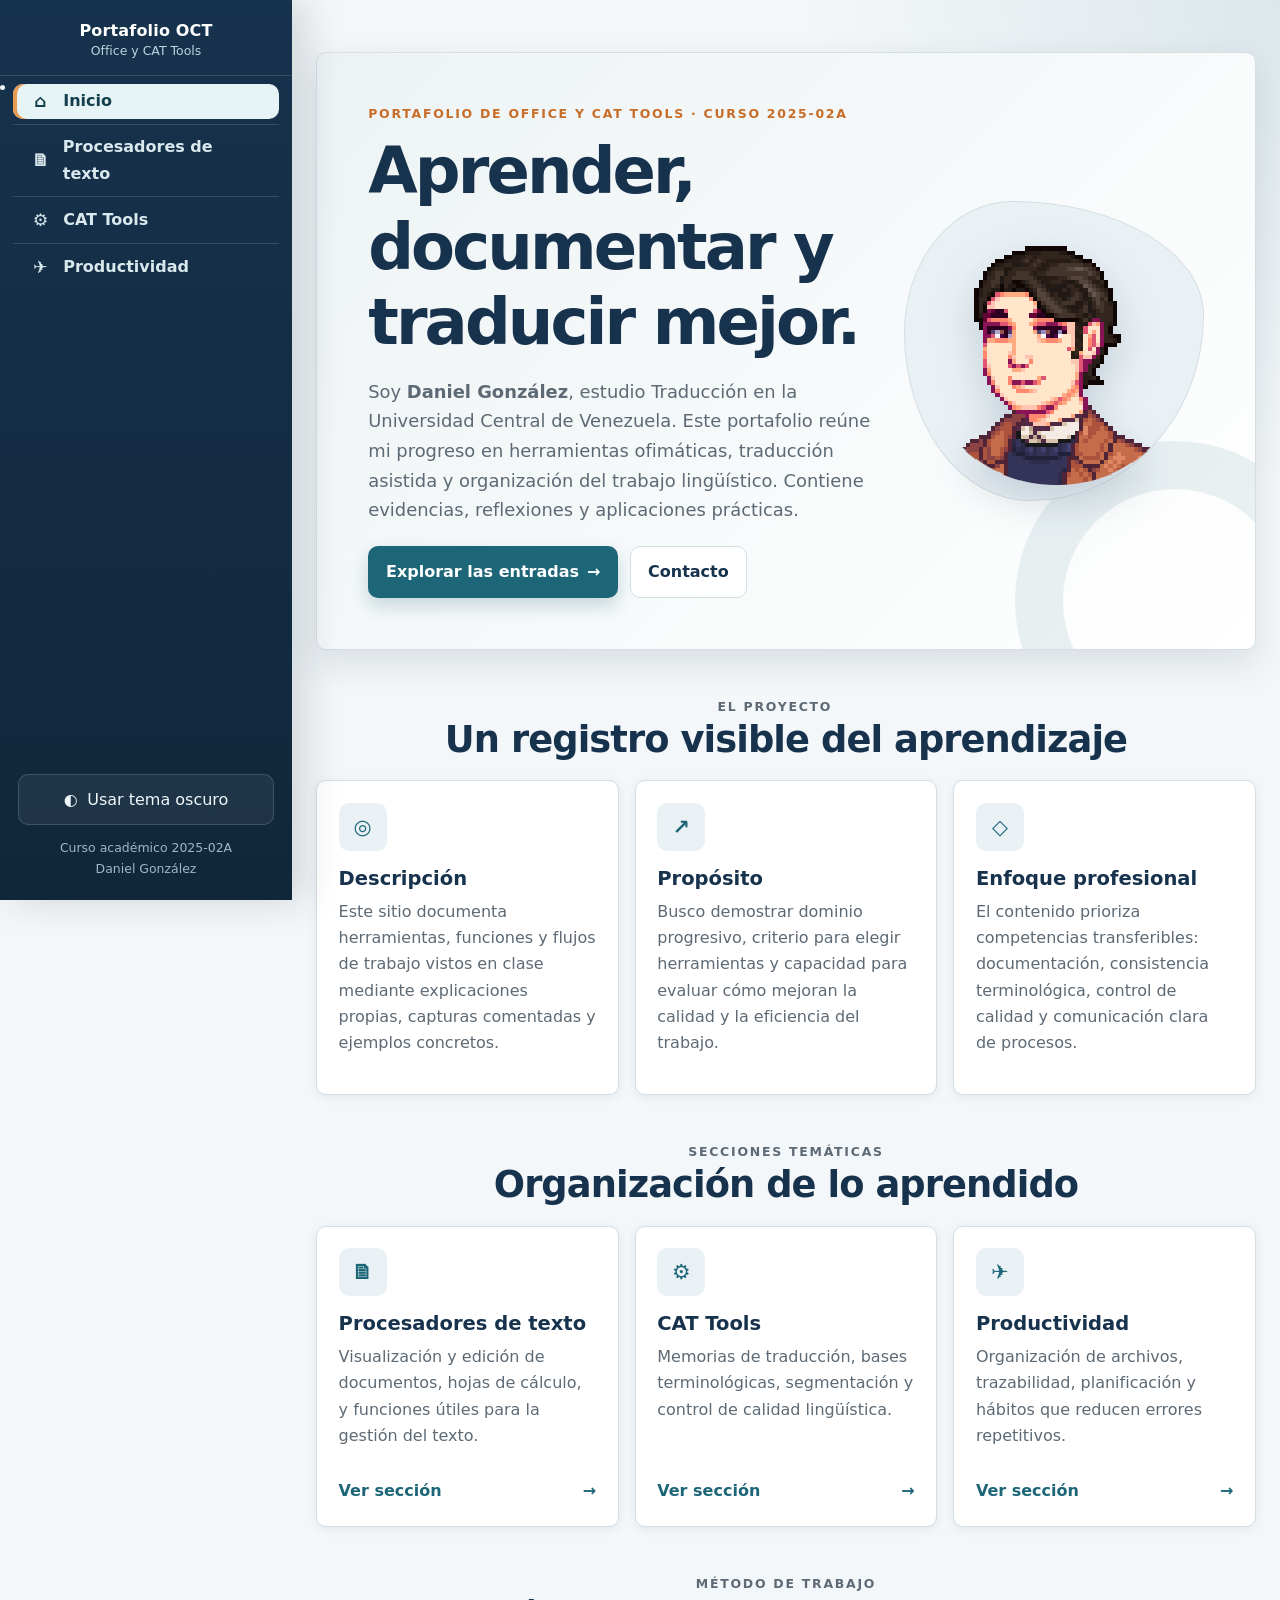
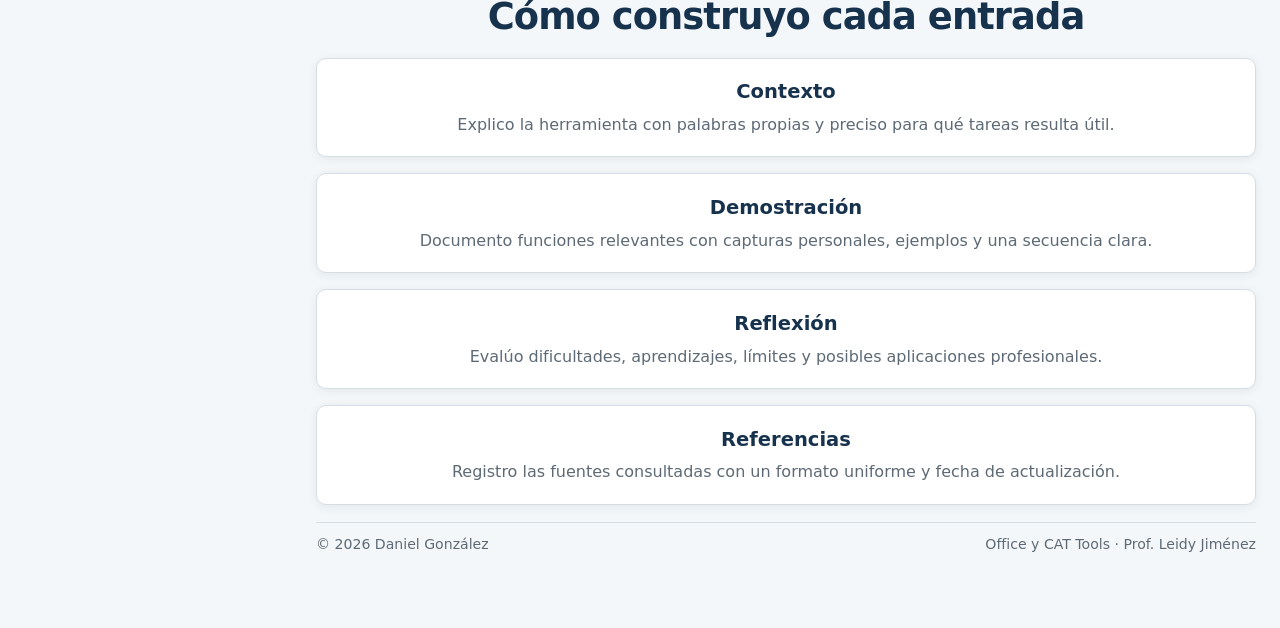
<file: index.html>
<!DOCTYPE html>
<html lang="es">
<head>
    <meta charset="UTF-8">
    <meta name="viewport" content="width=device-width, initial-scale=1.0">
    <meta name="description" content="Portafolio académico de Daniel González para la asignatura Office y CAT Tools.">
    <meta name="theme-color" content="#17324d">
    <title>Portafolio OCT | Daniel González</title>
    <link rel="icon" href="img/favicon.svg" type="image/svg+xml">
    <link rel="stylesheet" href="styles.css">
</head>
<body data-root="" data-page="inicio">
    <a class="skip-link" href="#contenido">Saltar al contenido</a>
    <div id="sidebar-container"></div>

    <div class="site-shell">
        <div class="mobile-bar">
            <button id="open-btn" class="icon-btn menu-button" type="button" aria-label="Abrir menú">☰</button>
            <div class="mobile-bar__title"><strong>Portafolio OCT</strong><span>Daniel González</span></div>
            <span aria-hidden="true">DG</span>
        </div>

        <main id="contenido" class="main-content">
            <section class="hero" aria-labelledby="hero-title">
                <div class="hero__content">
                    <p class="eyebrow">Portafolio de Office y CAT Tools · Curso 2025-02A</p>
                    <h1 id="hero-title" class="hero__title">Aprender, documentar y traducir mejor.</h1>
                    <p class="hero__subtitle">Soy <strong>Daniel González</strong>, estudio Traducción en la Universidad Central de Venezuela. Este portafolio reúne mi progreso en herramientas ofimáticas, traducción asistida y organización del trabajo lingüístico. Contiene evidencias, reflexiones y aplicaciones prácticas.</p>
                    <div class="hero__actions">
                        <a class="button button--primary" href="entradas/office/office.html">Explorar las entradas <span aria-hidden="true">→</span></a>
                        <a class="button button--secondary" href="mailto:danielxgl28@gmail.com">Contacto</a>
                    </div>
                </div>
                <div class="hero__portrait" aria-hidden="true">
                    <img src="img/Profile.png" alt="Avatar de Daniel González">
                </div>
            </section>

            <section class="section-block" aria-labelledby="proyecto-title">
                <div class="section-heading">
                    <div>
                        <p class="eyebrow" style="margin-top: 15px">El proyecto</p>
                        <h2 id="proyecto-title" style="margin-bottom: 0px">Un registro visible del aprendizaje</h2>
                    </div>
                </div>
                <div class="card-grid">
                    <article class="card">
                        <div class="card__icon" aria-hidden="true">◎</div>
                        <h3>Descripción</h3>
                        <p>Este sitio documenta herramientas, funciones y flujos de trabajo vistos en clase mediante explicaciones propias, capturas comentadas y ejemplos concretos.</p>
                    </article>
                    <article class="card">
                        <div class="card__icon" aria-hidden="true">↗</div>
                        <h3>Propósito</h3>
                        <p>Busco demostrar dominio progresivo, criterio para elegir herramientas y capacidad para evaluar cómo mejoran la calidad y la eficiencia del trabajo.</p>
                    </article>
                    <article class="card">
                        <div class="card__icon" aria-hidden="true">◇</div>
                        <h3>Enfoque profesional</h3>
                        <p>El contenido prioriza competencias transferibles: documentación, consistencia terminológica, control de calidad y comunicación clara de procesos.</p>
                    </article>
                </div>
            </section>

            <section class="section-block" aria-labelledby="areas-title">
                <div class="section-heading">
                    <div>
                        <p class="eyebrow" style="margin-top: 15px">Secciones temáticas</p>
                        <h2 id="areas-title" style="margin-bottom: 0px">Organización de lo aprendido</h2>
                    </div>
                </div>
                <div class="card-grid">
                    <a class="card card--link" href="entradas/office/office.html">
                        <div class="card__icon" aria-hidden="true">🗎</div>
                        <h3>Procesadores de texto</h3>
                        <p>Visualización y edición de documentos, hojas de cálculo, y funciones útiles para la gestión del texto.</p>
                        <div class="card__footer"><span>Ver sección</span><span aria-hidden="true">→</span></div>
                    </a>
                    <a class="card card--link" href="entradas/cat-tools/cat-tools.html">
                        <div class="card__icon" aria-hidden="true">⚙</div>
                        <h3>CAT Tools</h3>
                        <p>Memorias de traducción, bases terminológicas, segmentación y control de calidad lingüística.</p>
                        <div class="card__footer"><span>Ver sección</span><span aria-hidden="true">→</span></div>
                    </a>
                    <a class="card card--link" href="entradas/productividad/productividad.html">
                        <div class="card__icon" aria-hidden="true">✈</div>
                        <h3>Productividad</h3>
                        <p>Organización de archivos, trazabilidad, planificación y hábitos que reducen errores repetitivos.</p>
                        <div class="card__footer"><span>Ver sección</span><span aria-hidden="true">→</span></div>
                    </a>
                </div>
            </section>

            <section class="section-block" aria-labelledby="areas-title">
                <div class="section-heading">
                    <div>
                        <p class="eyebrow" style="margin-top: 15px">Método de trabajo</p>
                        <h2 id="areas-title" style="margin-bottom: 0px">Cómo construyo cada entrada</h2>
                    </div>
                </div>
                <div class="card-grid2">
                    <span>
                    <li><div class="card" style="padding-bottom: 2px; margin-bottom:16px;"><h3>Contexto</h3><p>Explico la herramienta con palabras propias y preciso para qué tareas resulta útil.</p></div></li>
                    <li><div class="card" style="padding-bottom: 2px; margin-bottom:16px;"><h3>Demostración</h3><p>Documento funciones relevantes con capturas personales, ejemplos y una secuencia clara.</p></div></li>
                    <li><div class="card" style="padding-bottom: 2px; margin-bottom:16px;"><h3>Reflexión</h3><p>Evalúo dificultades, aprendizajes, límites y posibles aplicaciones profesionales.</p></div></li>
                    <li><div class="card" style="padding-bottom: 2px; margin-bottom:16px;"><h3>Referencias</h3><p>Registro las fuentes consultadas con un formato uniforme y fecha de actualización.</p></div></li>
                    </span>
                </div>
            </section>
            <footer class="footer">
                <div class="footer__inner">
                    <span>© <span data-current-year></span> Daniel González</span>
                    <span>Office y CAT Tools · Prof. Leidy Jiménez</span>
                </div>
            </footer>
        </main>
    </div>
    <script src="script.js"></script>
</body>
</html>
</file>
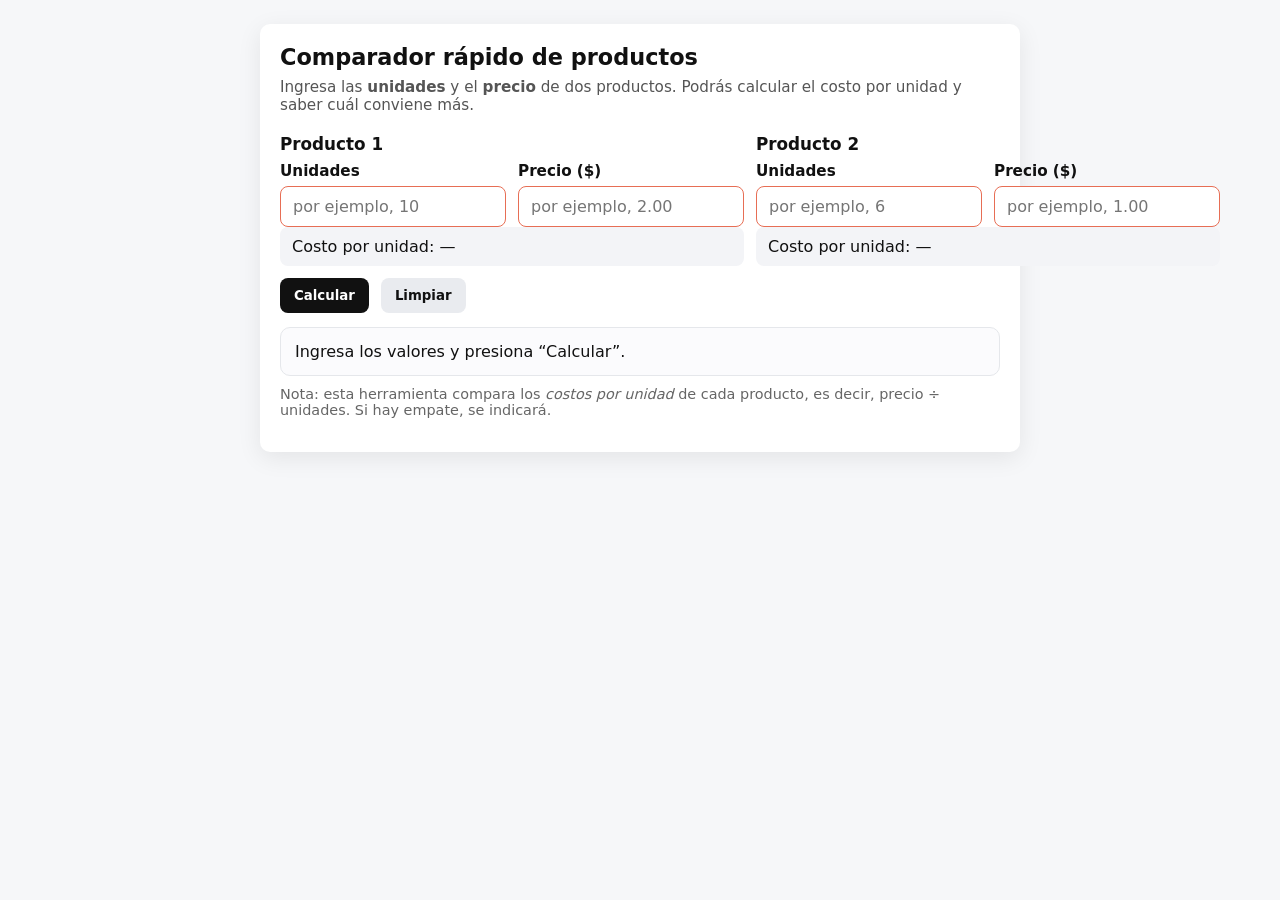
<file: Calculador.html>
<!DOCTYPE html>
<html lang="es">
<head>
  <meta charset="utf-8" />
  <meta name="viewport" content="width=device-width, initial-scale=1" />
  <title>¿Cuál conviene?</title>
  <style>
    :root { --gap: 12px; --radius: 10px; --shadow: 0 6px 24px rgba(0,0,0,.08); }
    * { box-sizing: border-box; font-family: system-ui, -apple-system, Segoe UI, Roboto, Ubuntu, Cantarell, "Helvetica Neue", Arial, "Noto Sans", "Apple Color Emoji", "Segoe UI Emoji"; }
    body { margin: 0; padding: 24px; background: #f6f7f9; color: #111; }
    .card { max-width: 760px; margin: 0 auto; background: #fff; border-radius: var(--radius); box-shadow: var(--shadow); padding: 20px; }
    h1 { margin: 0 0 8px; font-size: 1.4rem; }
    p.helper { margin: 0 0 16px; color: #555; font-size: .95rem; }
    .grid { display: grid; grid-template-columns: repeat(2, 1fr); gap: var(--gap); }
    .field { display: grid; gap: 6px; }
    label { font-weight: 600; font-size: .95rem; }
    input { padding: 10px 12px; border: 1px solid #dcdfe4; border-radius: 8px; font-size: 1rem; }
    input:invalid { border-color: #e76e55; outline: none; }
    .row { display: grid; grid-template-columns: 1fr 1fr; gap: var(--gap); }
    .unit { background: #f3f4f7; border-radius: 8px; padding: 10px 12px; font-variant-numeric: tabular-nums; }
    .actions { display: flex; gap: var(--gap); margin-top: 12px; flex-wrap: wrap; }
    button { padding: 10px 14px; border-radius: 8px; border: 0; background: #111; color: #fff; cursor: pointer; font-weight: 600; }
    button.secondary { background: #e9ebef; color: #111; }
    .result { margin-top: 14px; padding: 14px; border: 1px solid #e5e7eb; border-radius: 10px; background: #fbfbfd; }
    .best { font-weight: 700; }
    .muted { color: #666; }
    .ok { color: #0e7a3e; }
    .warn { color: #b54708; }
    @media (max-width: 720px) {
      .grid, .row { grid-template-columns: 1fr; }
    }
  </style>
</head>
<body>
  <div class="card">
    <h1>Comparador rápido de productos</h1>
    <p class="helper">Ingresa las <strong>unidades</strong> y el <strong>precio</strong> de dos productos. Podrás calcular el costo por unidad y saber cuál conviene más.</p>

    <div class="grid" role="group" aria-labelledby="prod1">
      <div>
        <h2 id="prod1" style="font-size:1.05rem;margin:4px 0 8px;">Producto 1</h2>
        <div class="row">
          <div class="field">
            <label for="u1">Unidades</label>
            <input id="u1" type="number" inputmode="decimal" min="0.000001" step="0.000001" placeholder="por ejemplo, 10" required />
          </div>
          <div class="field">
            <label for="p1">Precio ($)</label>
            <input id="p1" type="number" inputmode="decimal" min="0" step="0.01" placeholder="por ejemplo, 2.00" required />
          </div>
        </div>
        <div class="unit" id="uprice1">Costo por unidad: —</div>
      </div>

      <div>
        <h2 id="prod2" style="font-size:1.05rem;margin:4px 0 8px;">Producto 2</h2>
        <div class="row">
          <div class="field">
            <label for="u2">Unidades</label>
            <input id="u2" type="number" inputmode="decimal" min="0.000001" step="0.000001" placeholder="por ejemplo, 6" required />
          </div>
          <div class="field">
            <label for="p2">Precio ($)</label>
            <input id="p2" type="number" inputmode="decimal" min="0" step="0.01" placeholder="por ejemplo, 1.00" required />
          </div>
        </div>
        <div class="unit" id="uprice2">Costo por unidad: —</div>
      </div>
    </div>

    <div class="actions">
      <button id="calc">Calcular</button>
      <button class="secondary" id="clear">Limpiar</button>
    </div>

    <div class="result" id="result" aria-live="polite">
      Ingresa los valores y presiona “Calcular”.
    </div>

    <p class="muted" style="margin-top:10px;font-size:.9rem;">
      Nota: esta herramienta compara los <em>costos por unidad</em> de cada producto, es decir, precio ÷ unidades. Si hay empate, se indicará.
    </p>
  </div>

  <script>
    const $ = (id) => document.getElementById(id);
    const fmt = new Intl.NumberFormat('es-ES', { minimumFractionDigits: 2, maximumFractionDigits: 6 });

    function unitPrice(price, units) {
      if (!isFinite(price) || !isFinite(units) || units <= 0) return NaN;
      return price / units;
    }

    function render() {
      const u1 = parseFloat($('u1').value);
      const p1 = parseFloat($('p1').value);
      const u2 = parseFloat($('u2').value);
      const p2 = parseFloat($('p2').value);

      const up1 = unitPrice(p1, u1);
      const up2 = unitPrice(p2, u2);

      $('uprice1').textContent = isFinite(up1) ? `Costo por unidad: $ ${fmt.format(up1)}` : 'Costo por unidad: —';
      $('uprice2').textContent = isFinite(up2) ? `Costo por unidad: $ ${fmt.format(up2)}` : 'Costo por unidad: —';

      const res = $('result');

      if (!isFinite(up1) || !isFinite(up2)) {
        res.innerHTML = 'Ingresa valores válidos. Las unidades deben ser &gt; 0. El precio puede ser 0 o mayor.';
        res.className = 'result warn';
        return;
      }

      // Tolerancia para empates por redondeo
      const eps = 1e-9;
      if (Math.abs(up1 - up2) <= eps) {
        res.innerHTML = `Empate. Ambos productos cuestan <strong>$ ${fmt.format(up1)}</strong> por unidad.`;
        res.className = 'result';
      } else if (up1 < up2) {
        const ahorro = ((up2 - up1) / up2) * 100;
        res.innerHTML = `<span class="best ok">Te conviene el producto 1.</span> El ahorro aproximado es de <strong>${fmt.format(ahorro)}%</strong> por unidad.`;
        res.className = 'result ok';
      } else {
        const ahorro = ((up1 - up2) / up1) * 100;
        res.innerHTML = `<span class="best ok">Te conviene el producto 2.</span> El ahorro aproximado es de <strong>${fmt.format(ahorro)}%</strong> por unidad.`;
        res.className = 'result ok';
      }
    }

    $('calc').addEventListener('click', render);
    ['u1','p1','u2','p2'].forEach(id => $(id).addEventListener('input', () => {
      // cálculo en vivo sin molestar si faltan datos
      const filled = ['u1','p1','u2','p2'].every(i => $(i).value !== '');
      if (filled) render();
    }));

    $('clear').addEventListener('click', () => {
      ['u1','p1','u2','p2'].forEach(id => $(id).value = '');
      $('uprice1').textContent = 'Costo por unidad: —';
      $('uprice2').textContent = 'Costo por unidad: —';
      $('result').className = 'result';
      $('result').textContent = 'Ingresa los valores y presiona “Calcular”.';
      $('u1').focus();
    });
  </script>
</body>
</html>
</file>
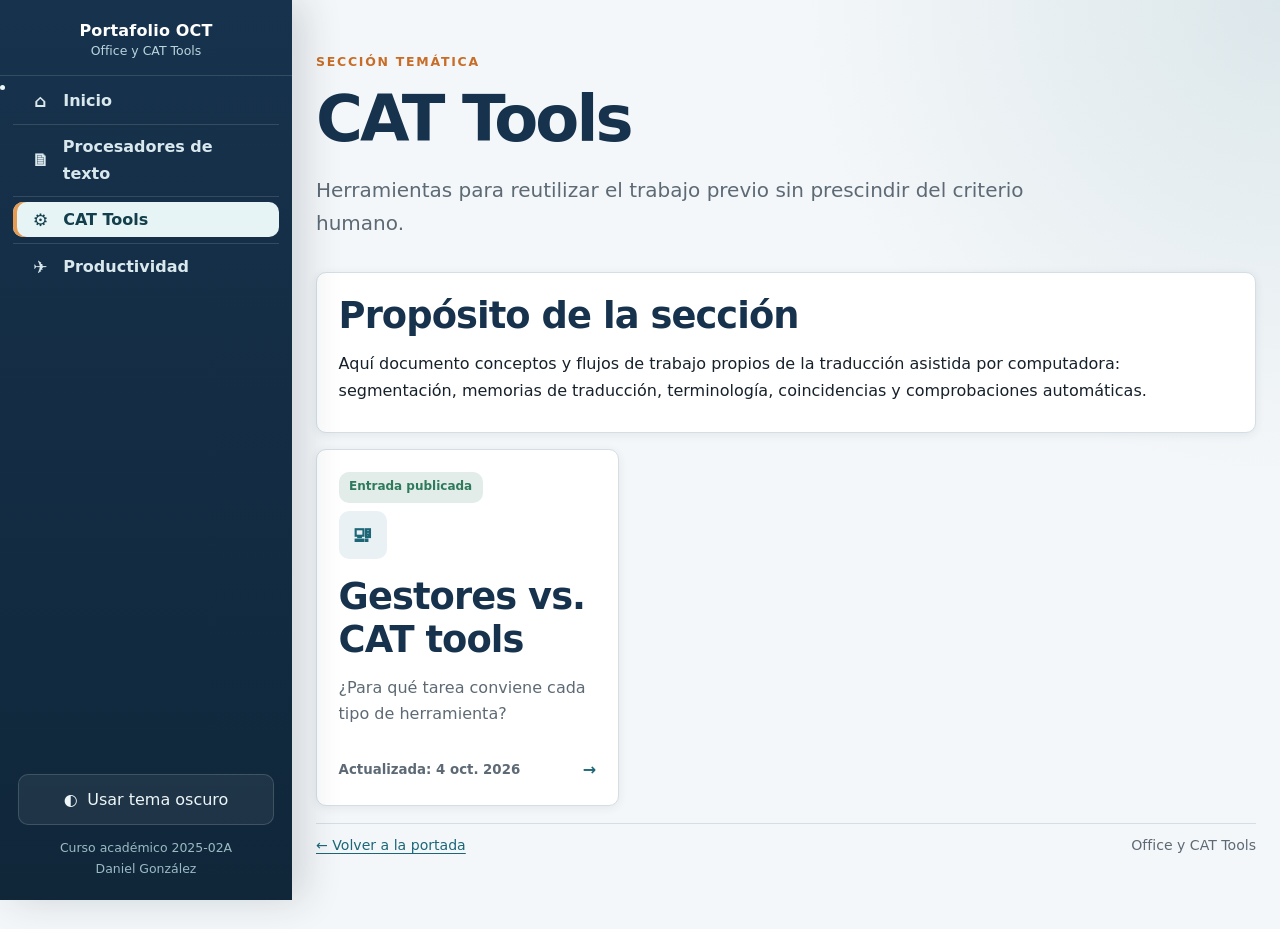
<file: entradas/cat-tools/cat-tools.html>
<!DOCTYPE html>
<html lang="es">
<head>
    <meta charset="UTF-8">
    <meta name="viewport" content="width=device-width, initial-scale=1.0">
    <meta name="description" content="Entradas del portafolio dedicadas a herramientas CAT.">
    <meta name="theme-color" content="#17324d">
    <title>CAT Tools | Portafolio OCT</title>
    <link rel="icon" href="../../img/favicon.svg" type="image/svg+xml">
    <link rel="stylesheet" href="../../styles.css">
</head>
<body data-root="../../" data-page="cat-tools">
    <a class="skip-link" href="#contenido">Saltar al contenido</a>
    <div id="sidebar-container"></div>
    <div class="site-shell">
        <div class="mobile-bar">
            <button id="open-btn" class="icon-btn menu-button" type="button" aria-label="Abrir menú">☰</button>
            <div class="mobile-bar__title"><strong>CAT Tools</strong><span>Portafolio OCT</span></div>
            <span aria-hidden="true">文</span>
        </div>
        <main id="contenido" class="main-content">
            <header class="page-header">
                <p class="eyebrow">Sección temática</p>
                <h1>CAT Tools</h1>
                <p class="lead">Herramientas para reutilizar el trabajo previo sin prescindir del criterio humano.</p>
            </header>

            <div class="content-panel" style="margin-bottom: 16px">
                <h2>Propósito de la sección</h2>
                <p>Aquí documento conceptos y flujos de trabajo propios de la traducción asistida por computadora: segmentación, memorias de traducción, terminología, coincidencias y comprobaciones automáticas.</p>
            </div>
            
            <section class="card-grid" aria-label="Entradas de CAT Tools">
                <a class="card card--link" href="gestores.html" data-entry-card>
                    <span class="badge badge--published">Entrada publicada</span>
                    <div class="card__icon" aria-hidden="true">🖳</div>
                    <h2>Gestores vs. CAT tools</h2>
                    <p>¿Para qué tarea conviene cada tipo de herramienta?</p>
                    <div class="card__footer"><small>Actualizada: 4 oct. 2026</small><span aria-hidden="true">→</span></div>
                </a>
            </section>

            <footer class="footer"><div class="footer__inner"><a href="../../index.html">← Volver a la portada</a><span>Office y CAT Tools</span></div></footer>
        </main>
    </div>
    <script src="../../script.js"></script>
</body>
</html>
</file>
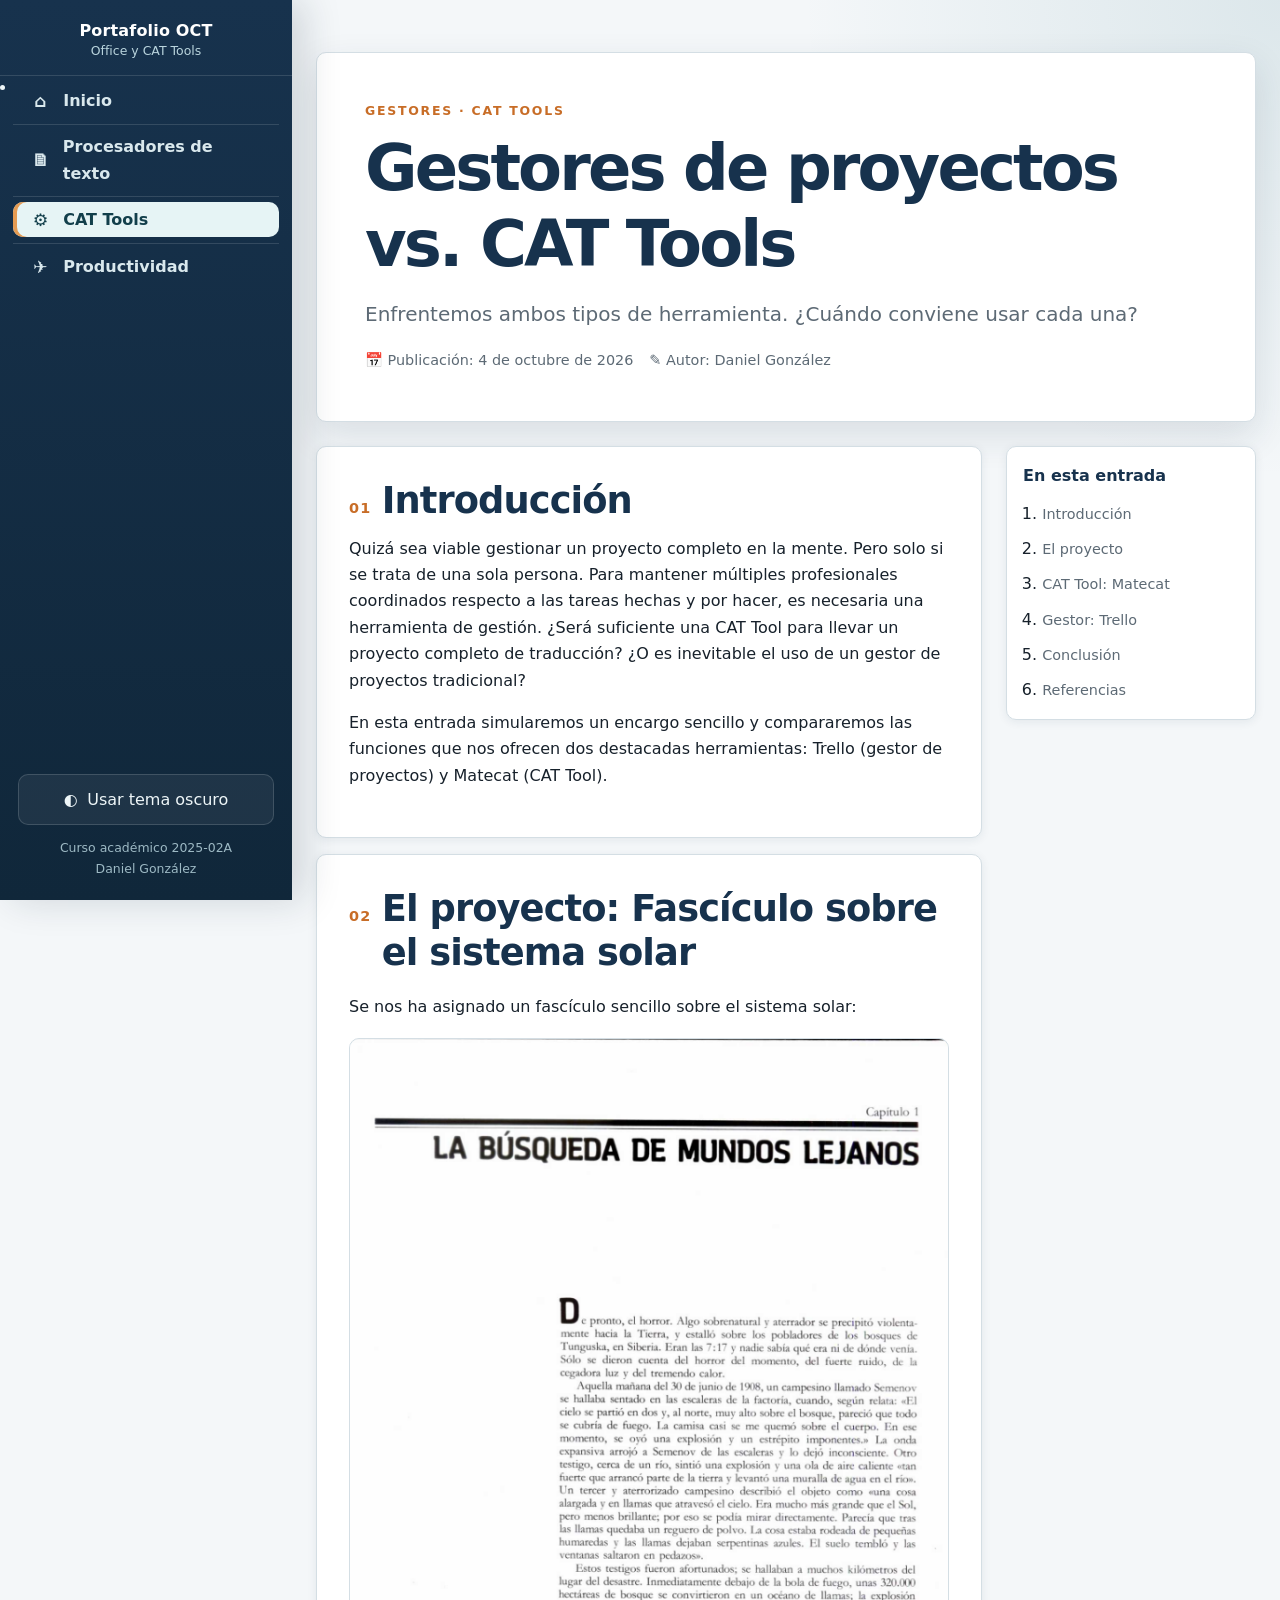
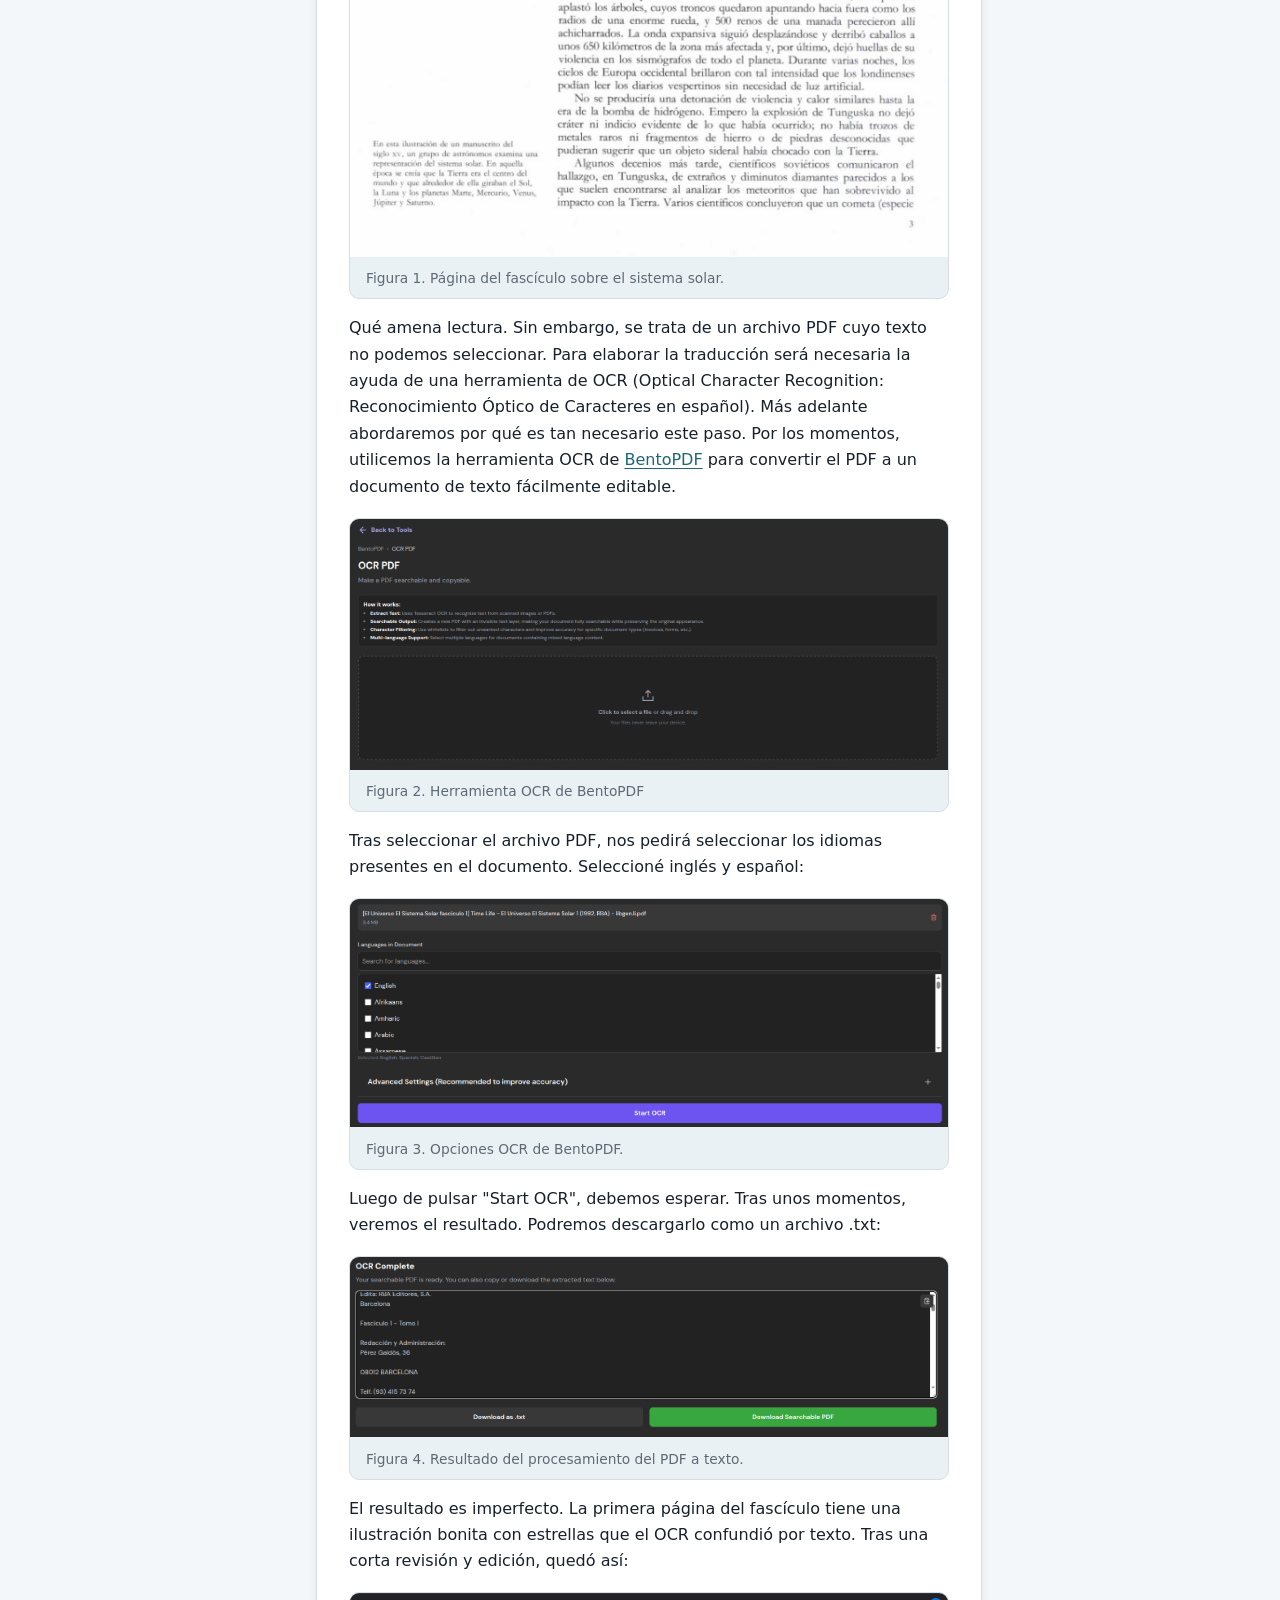
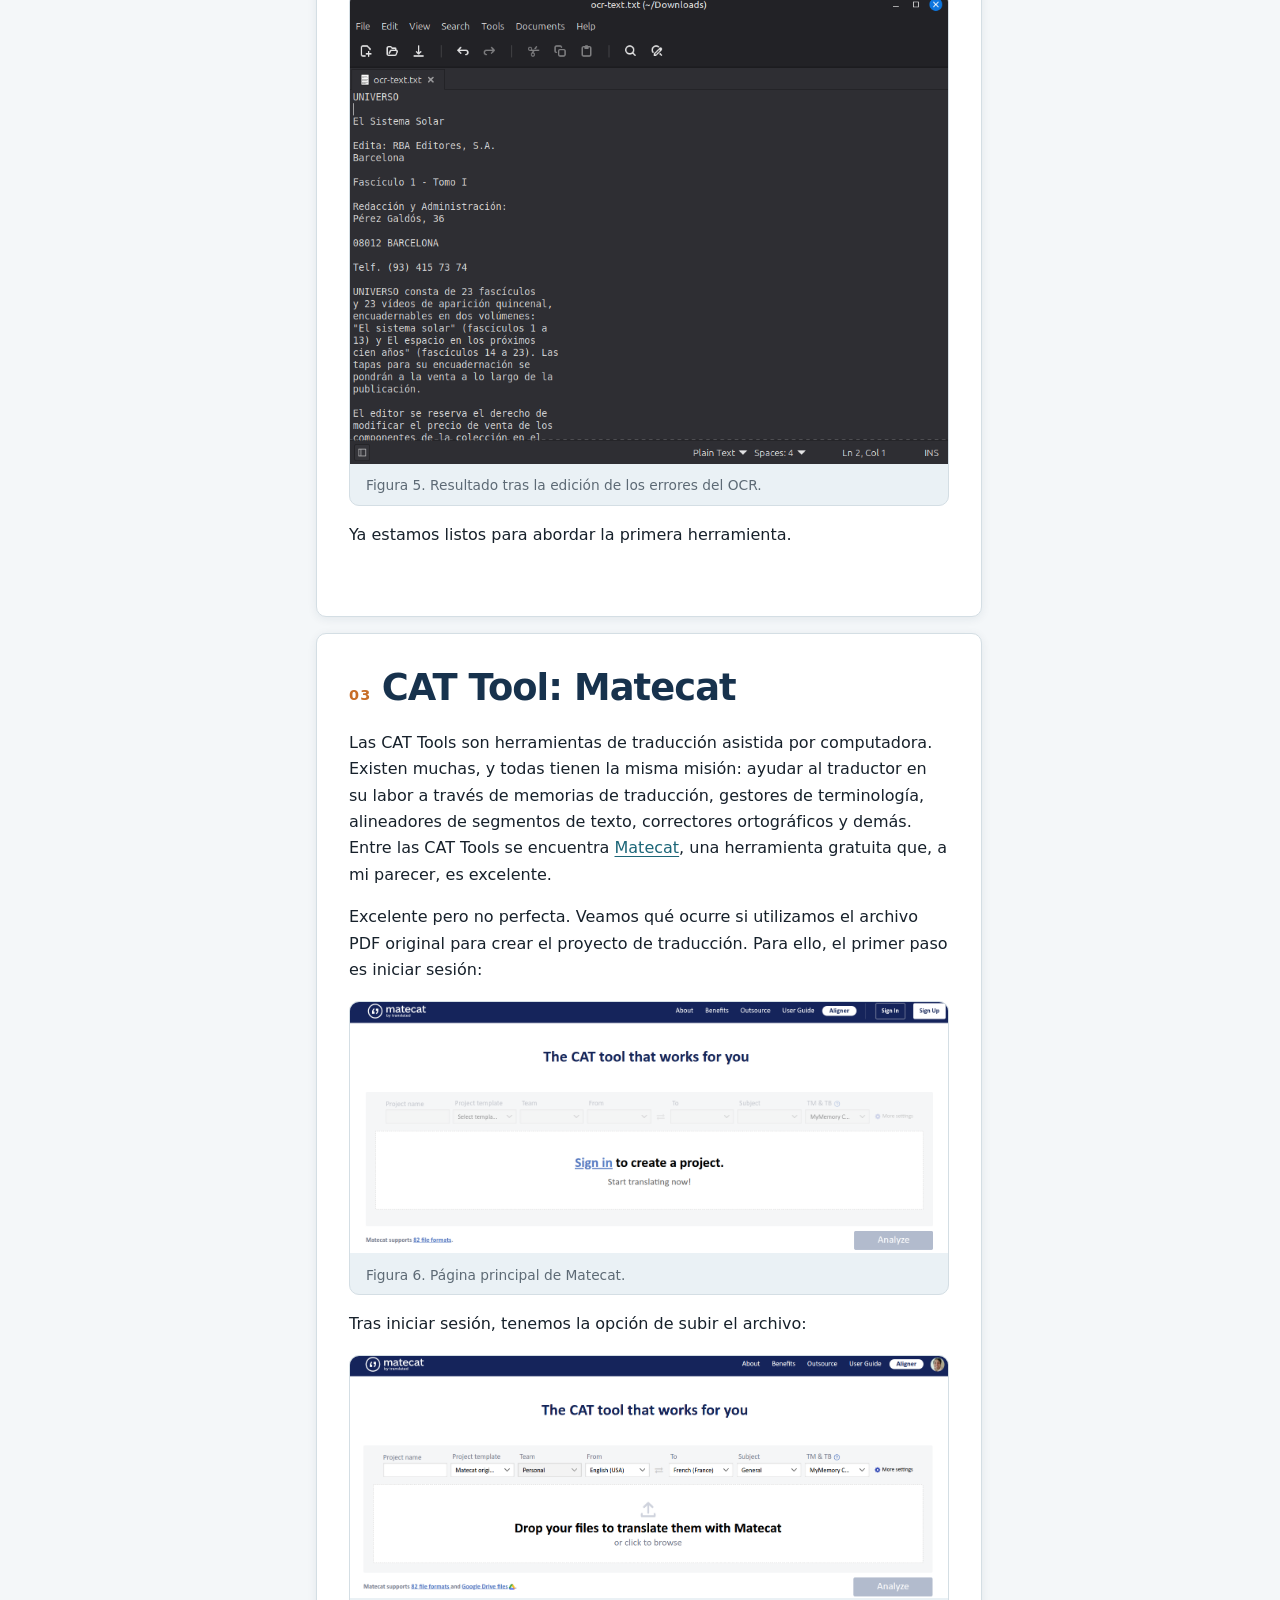
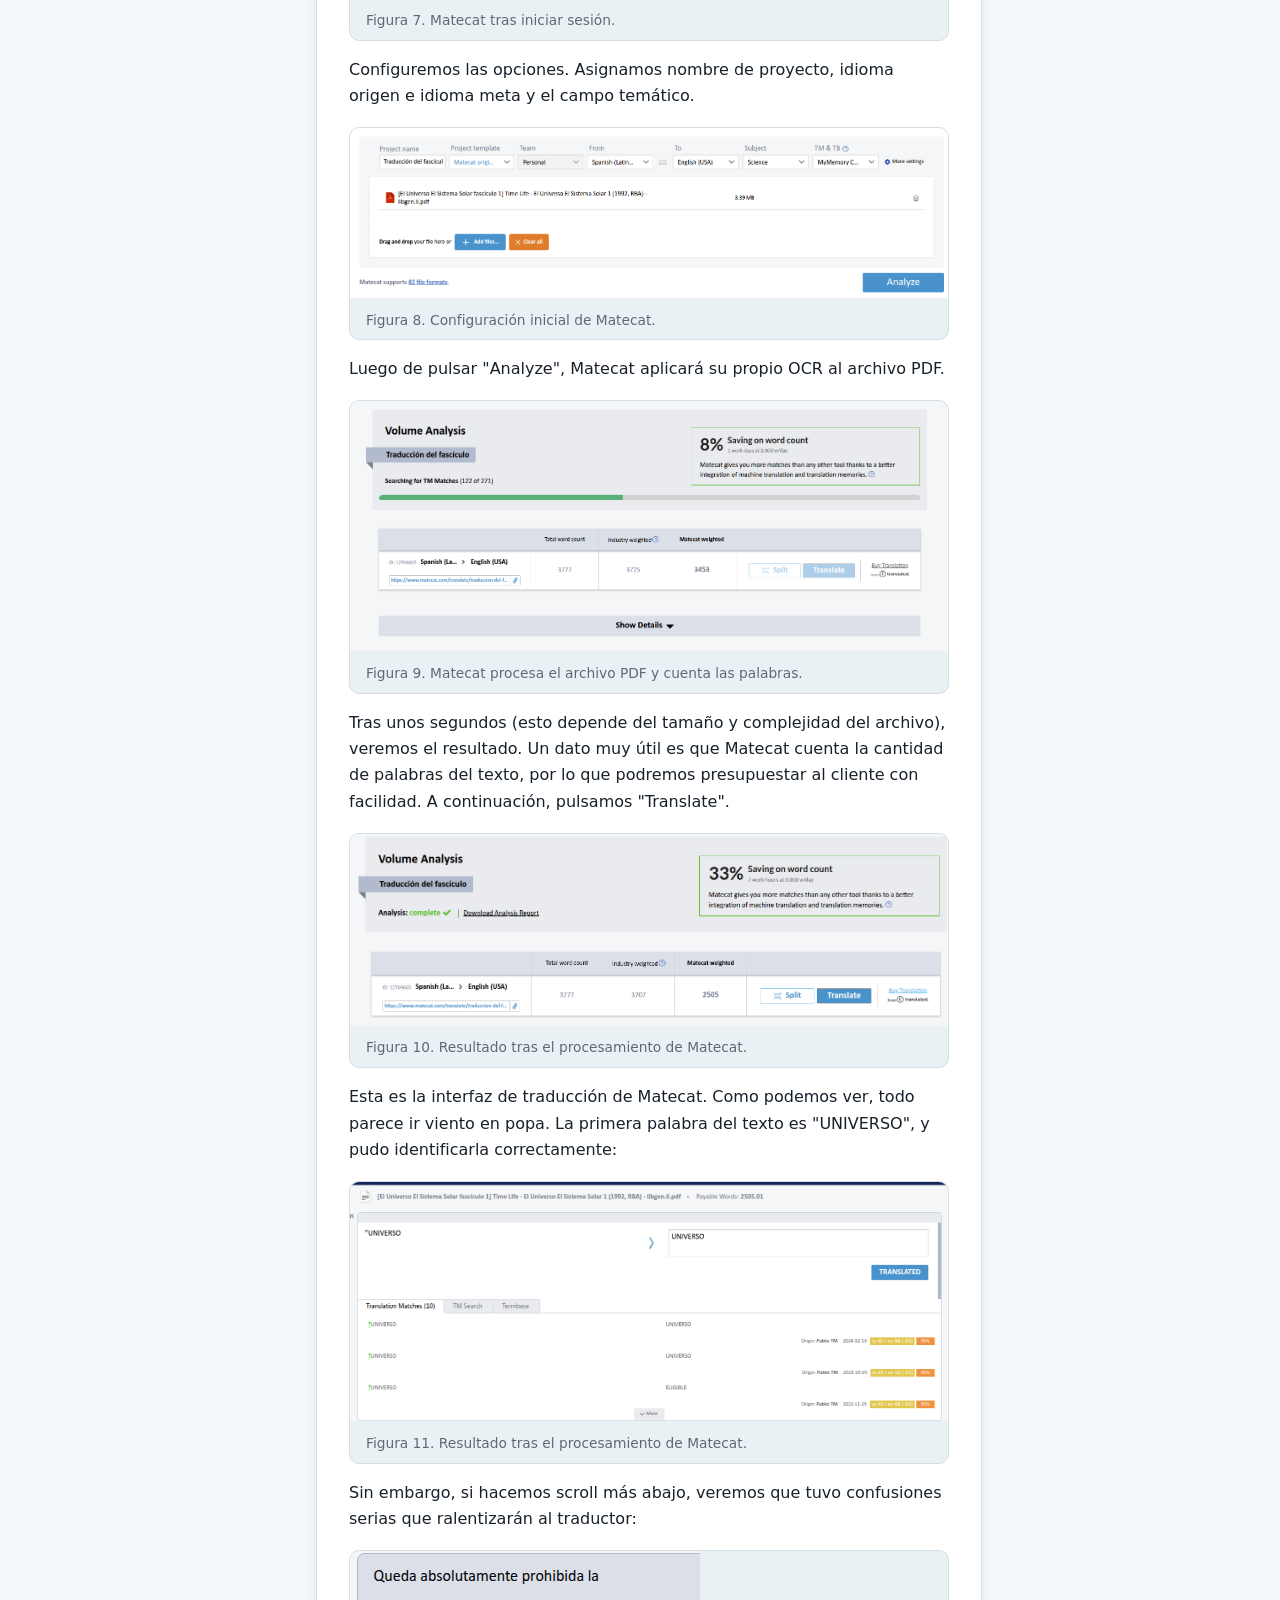
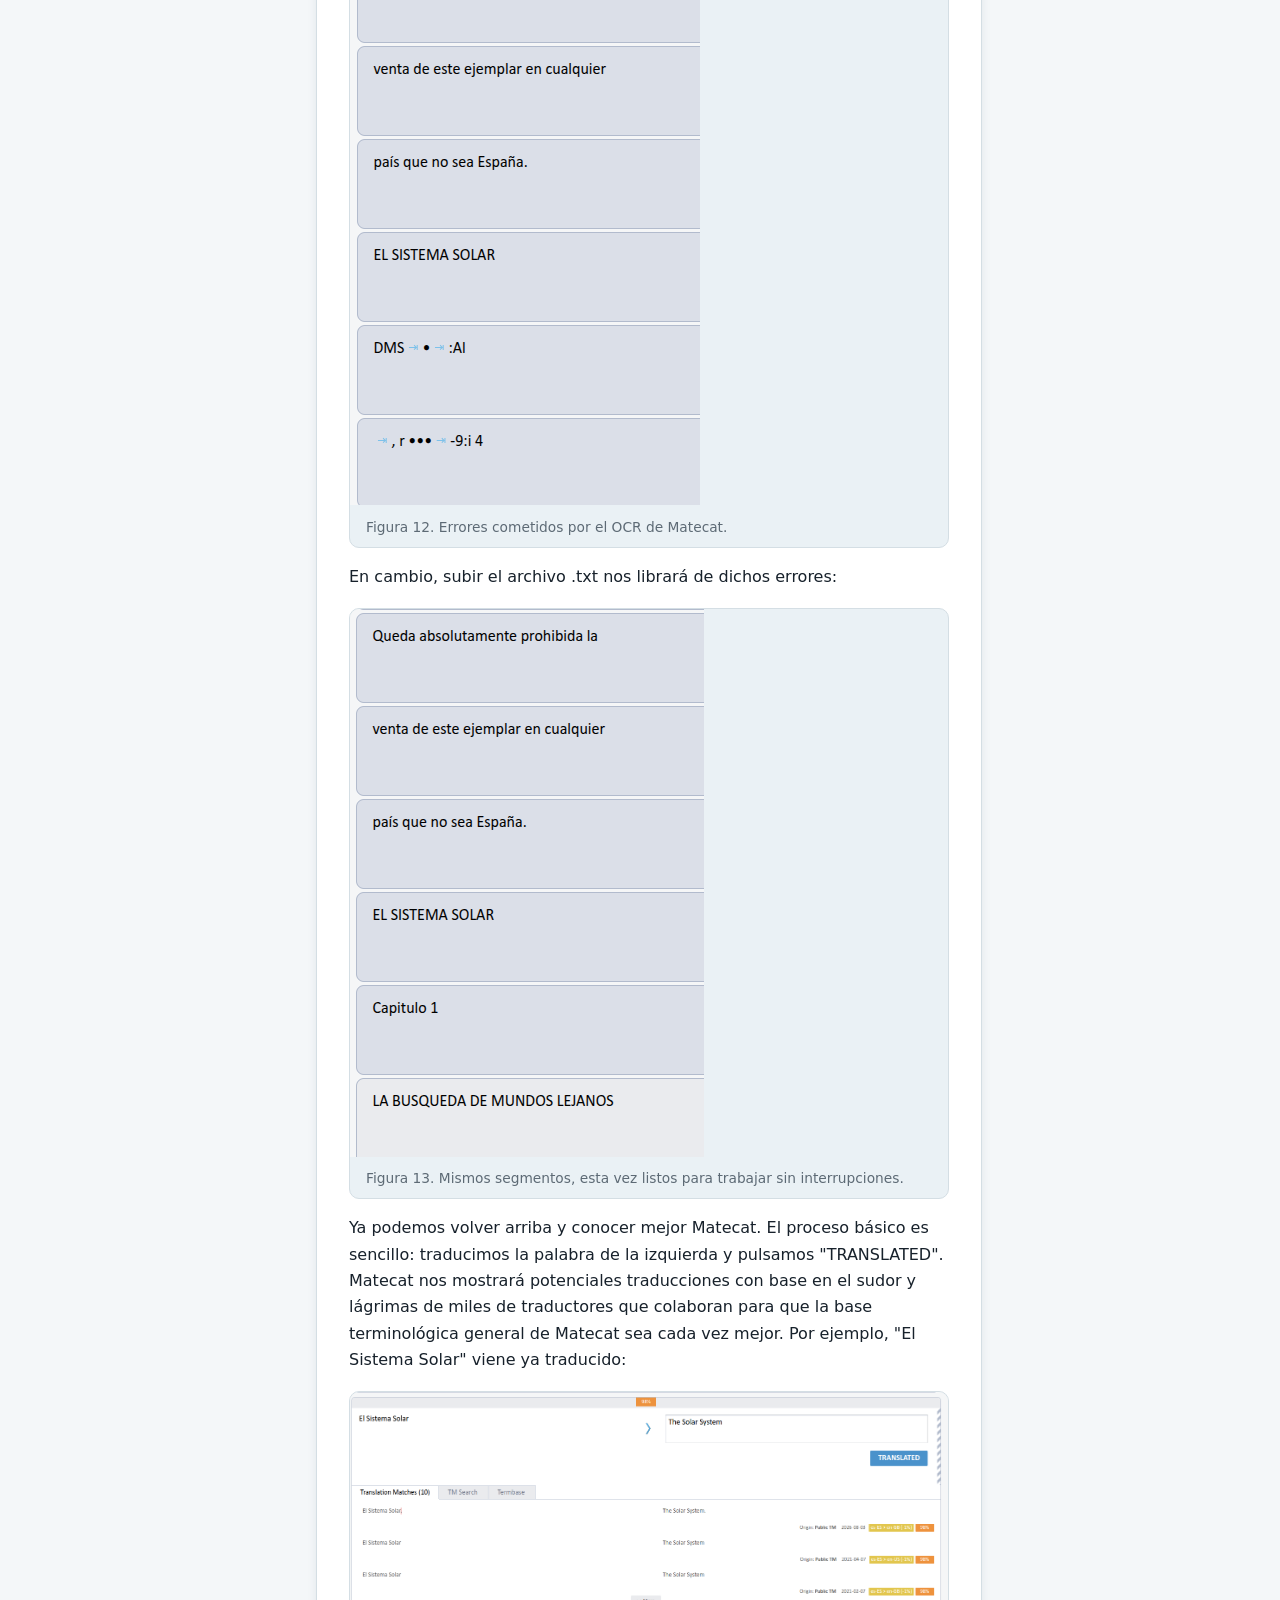
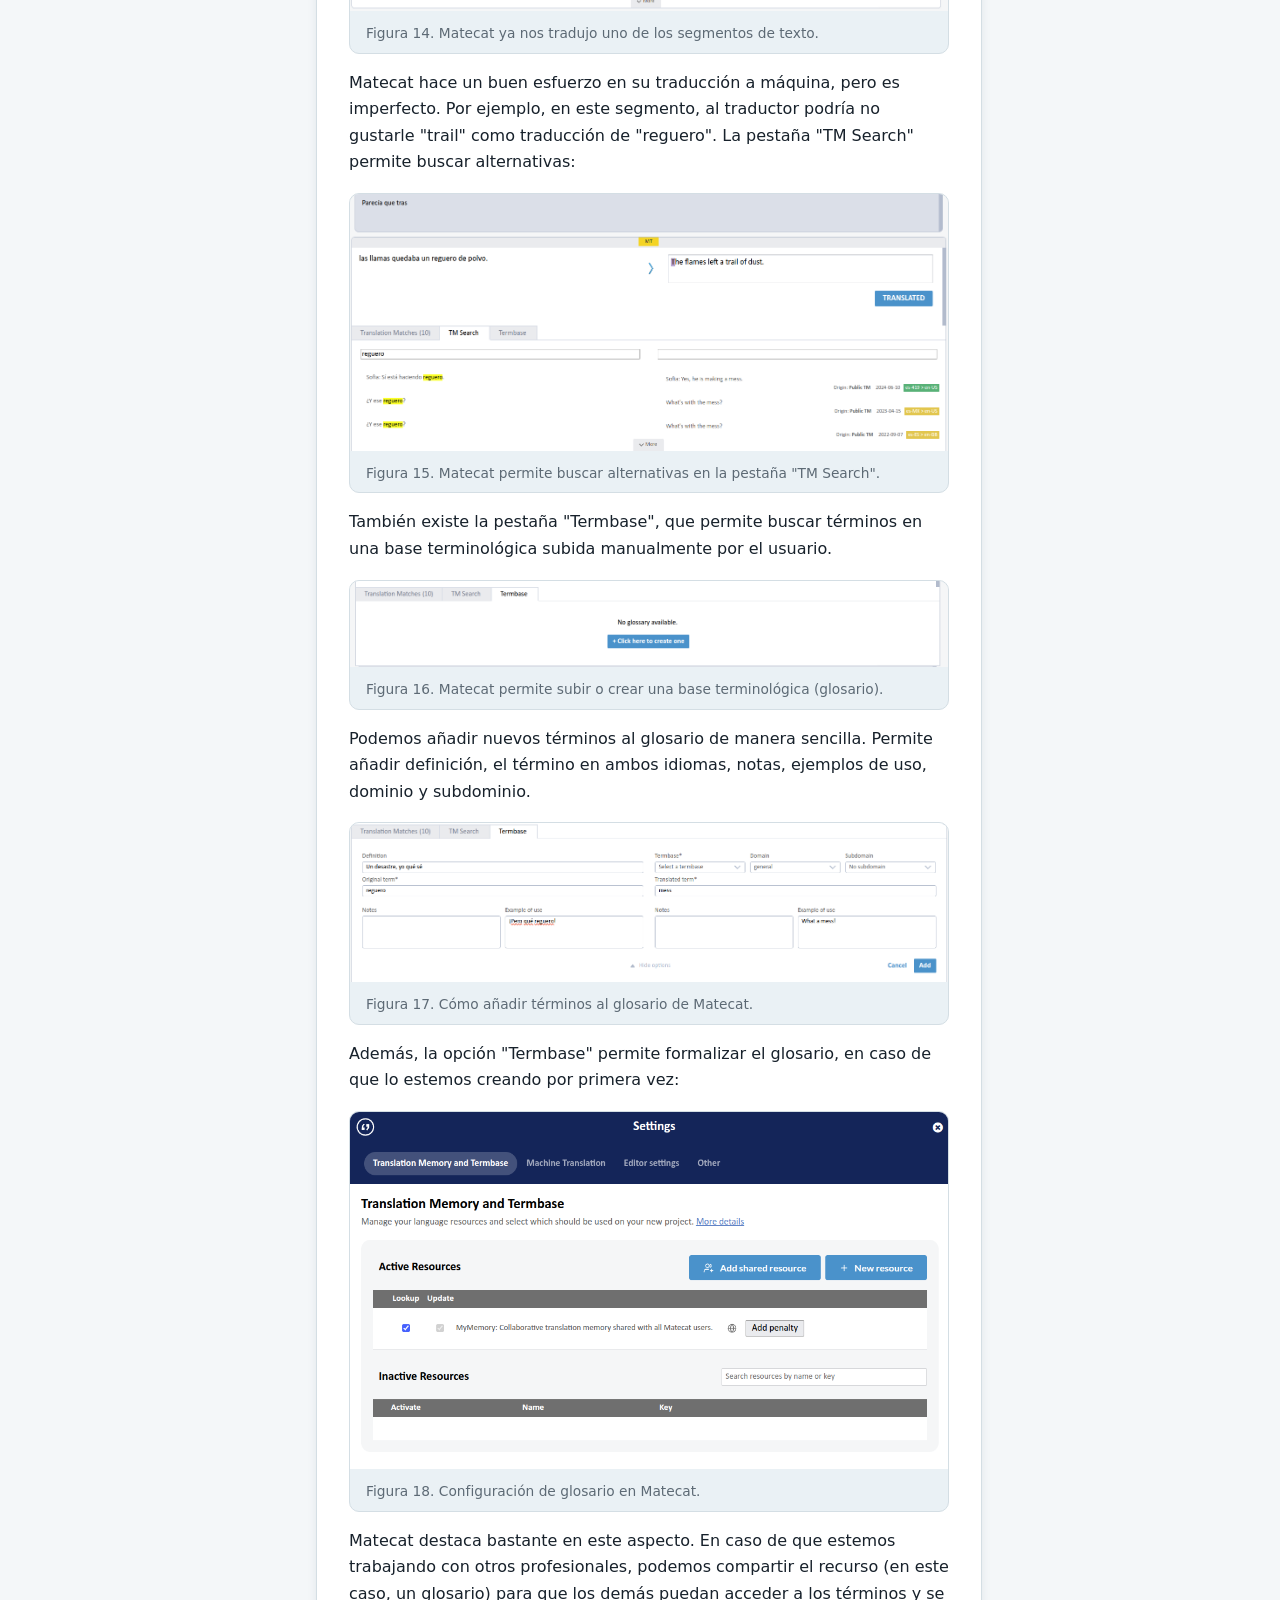
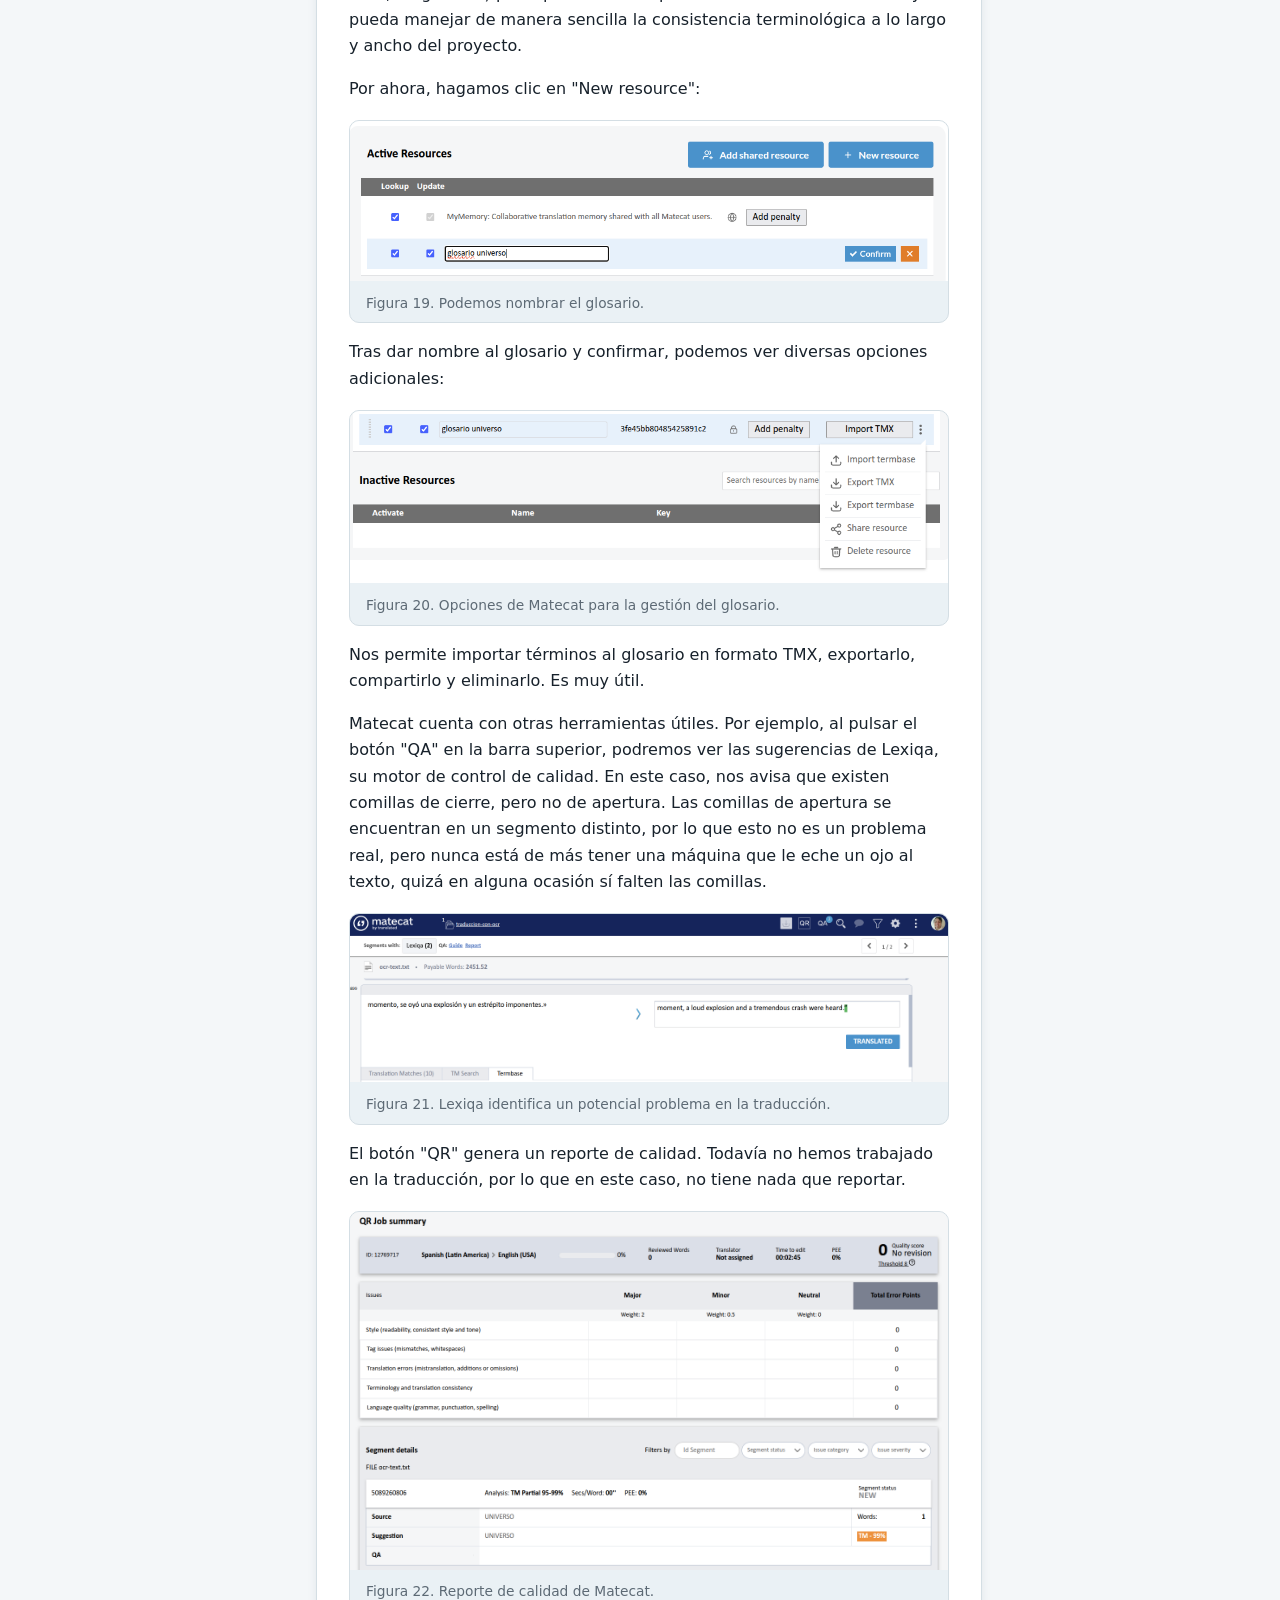
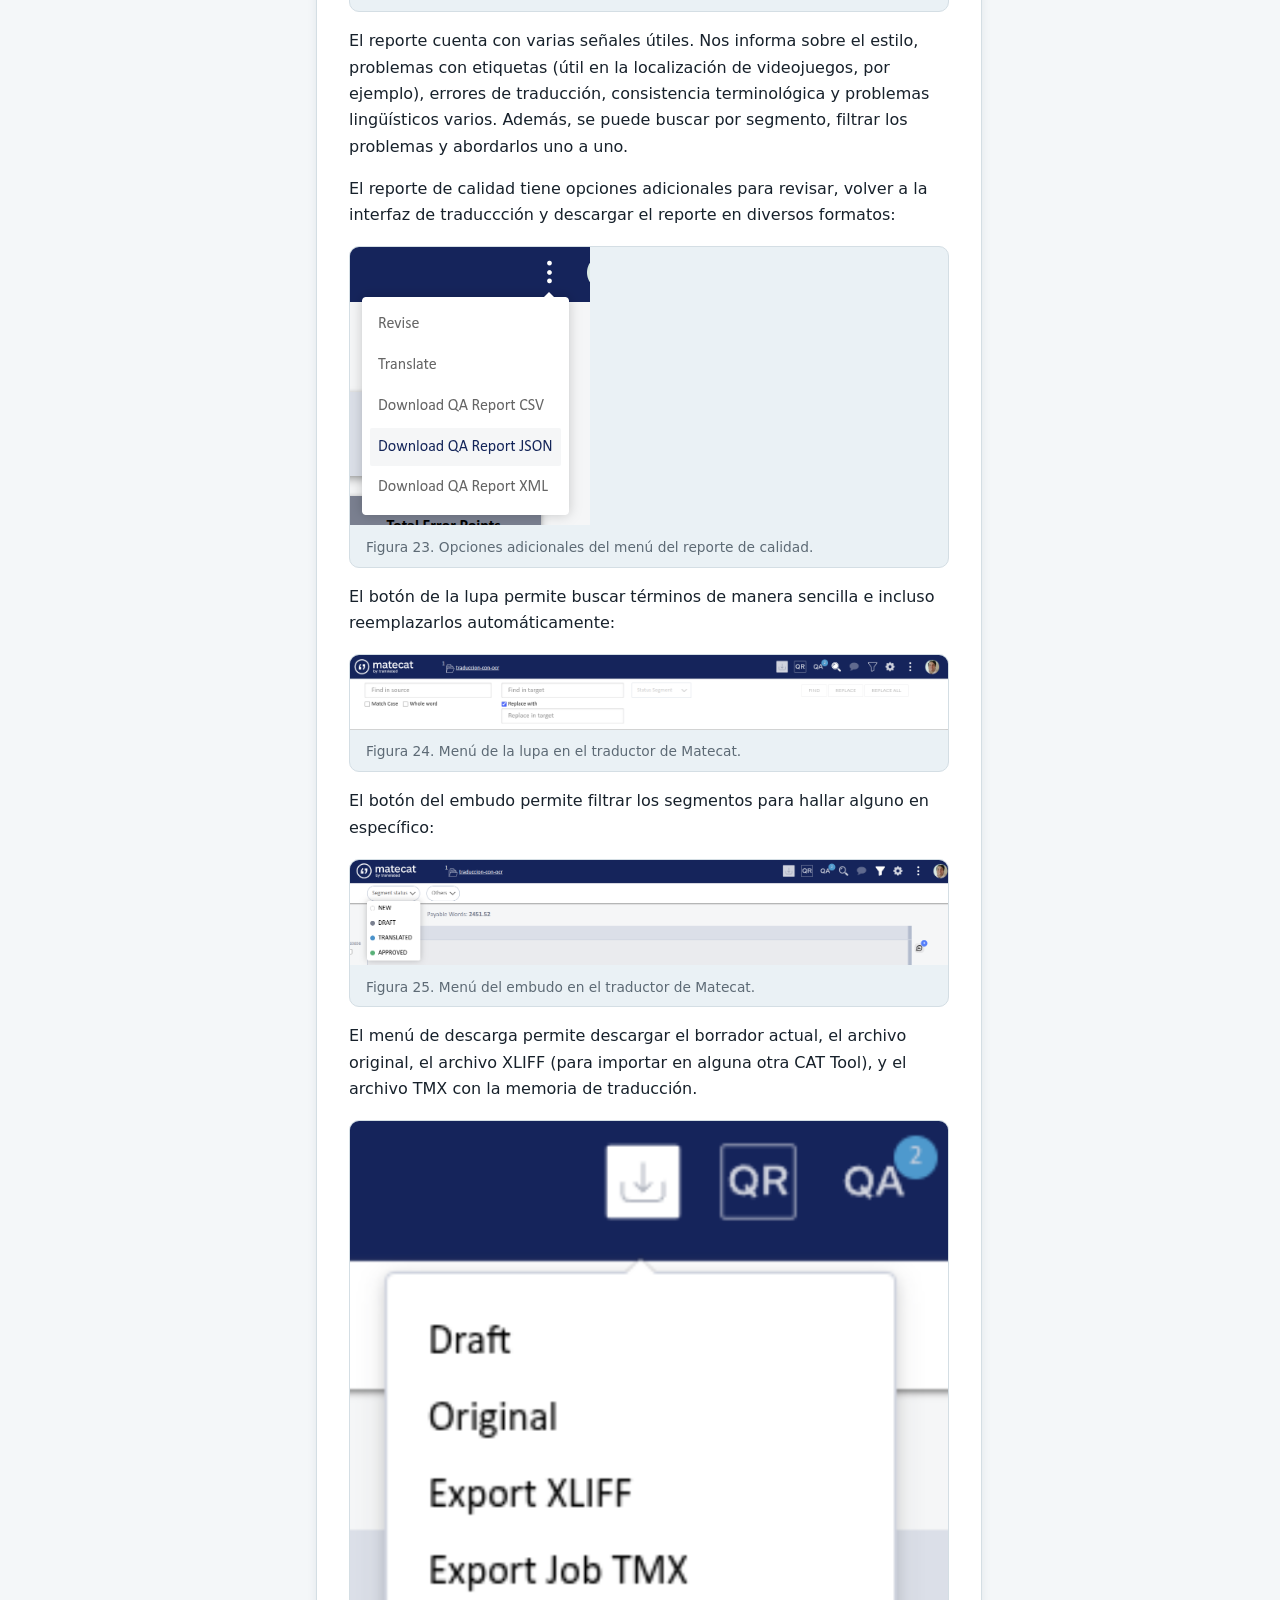
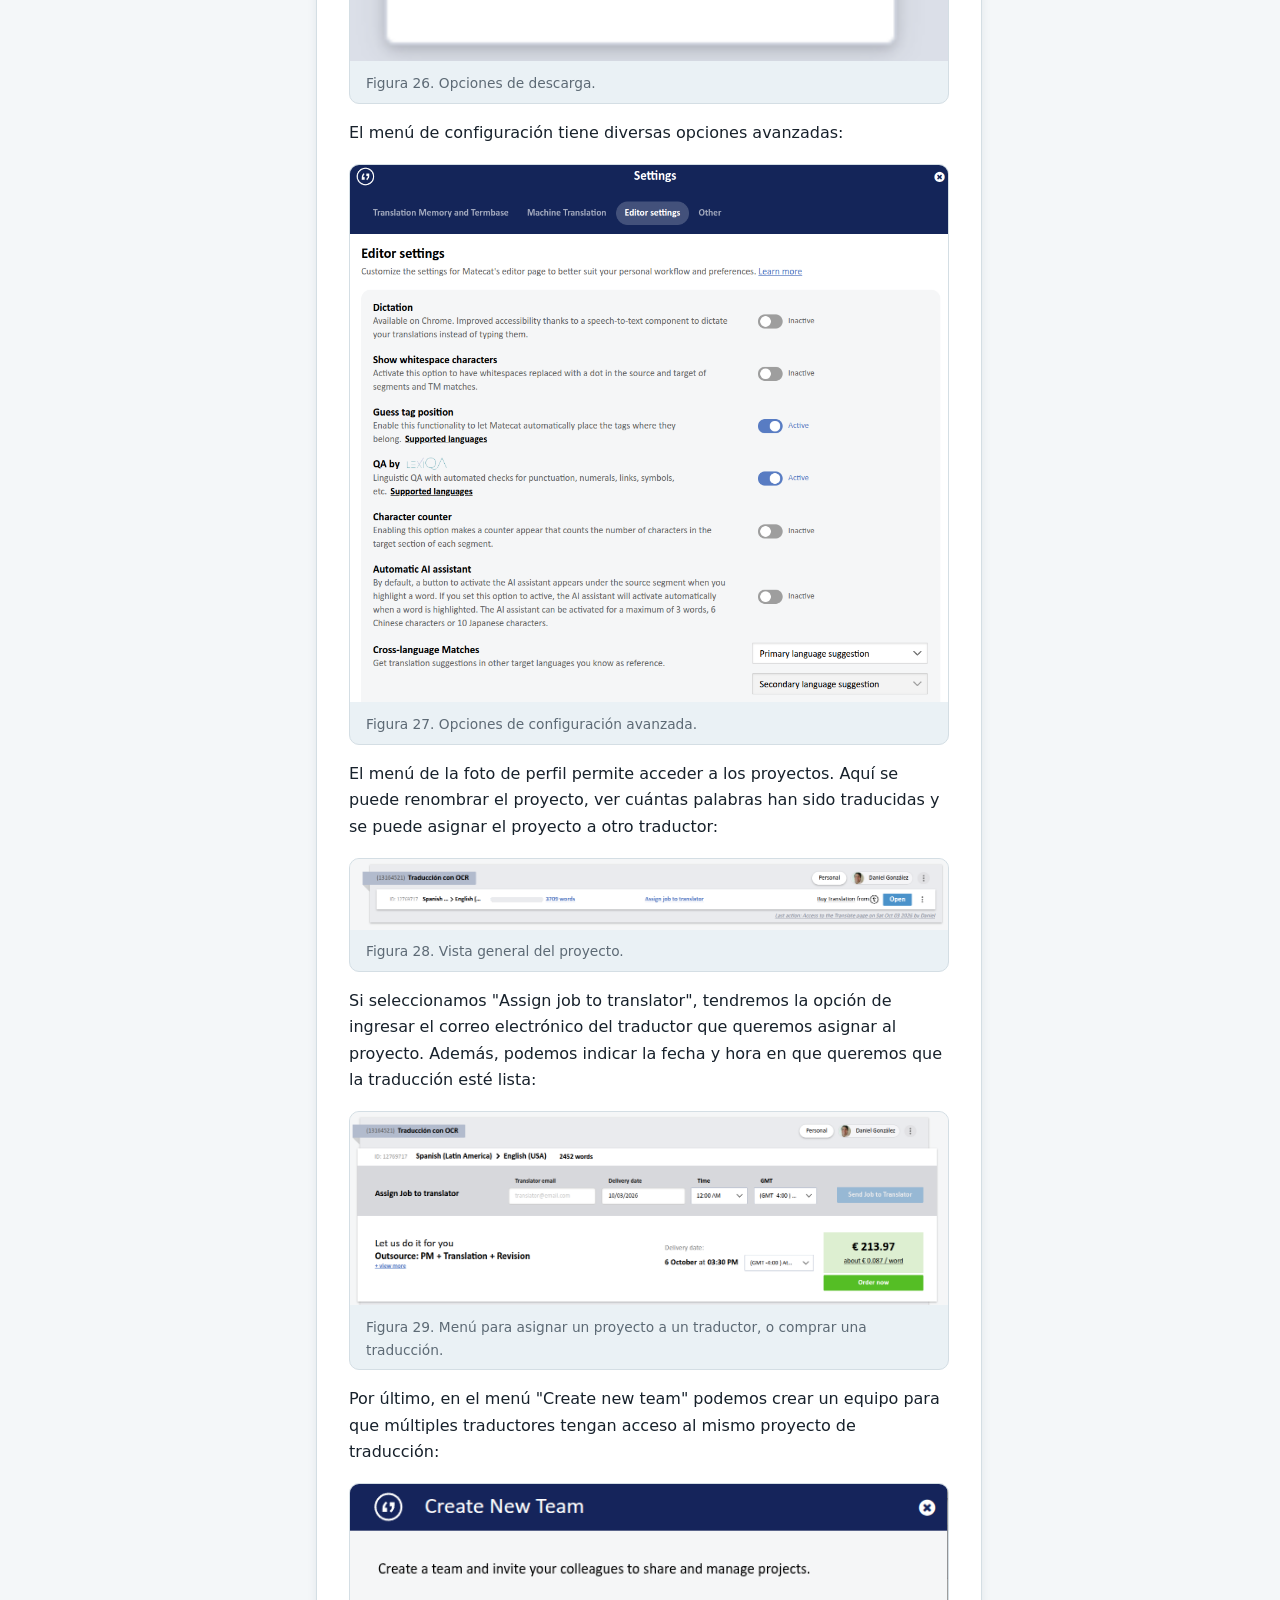
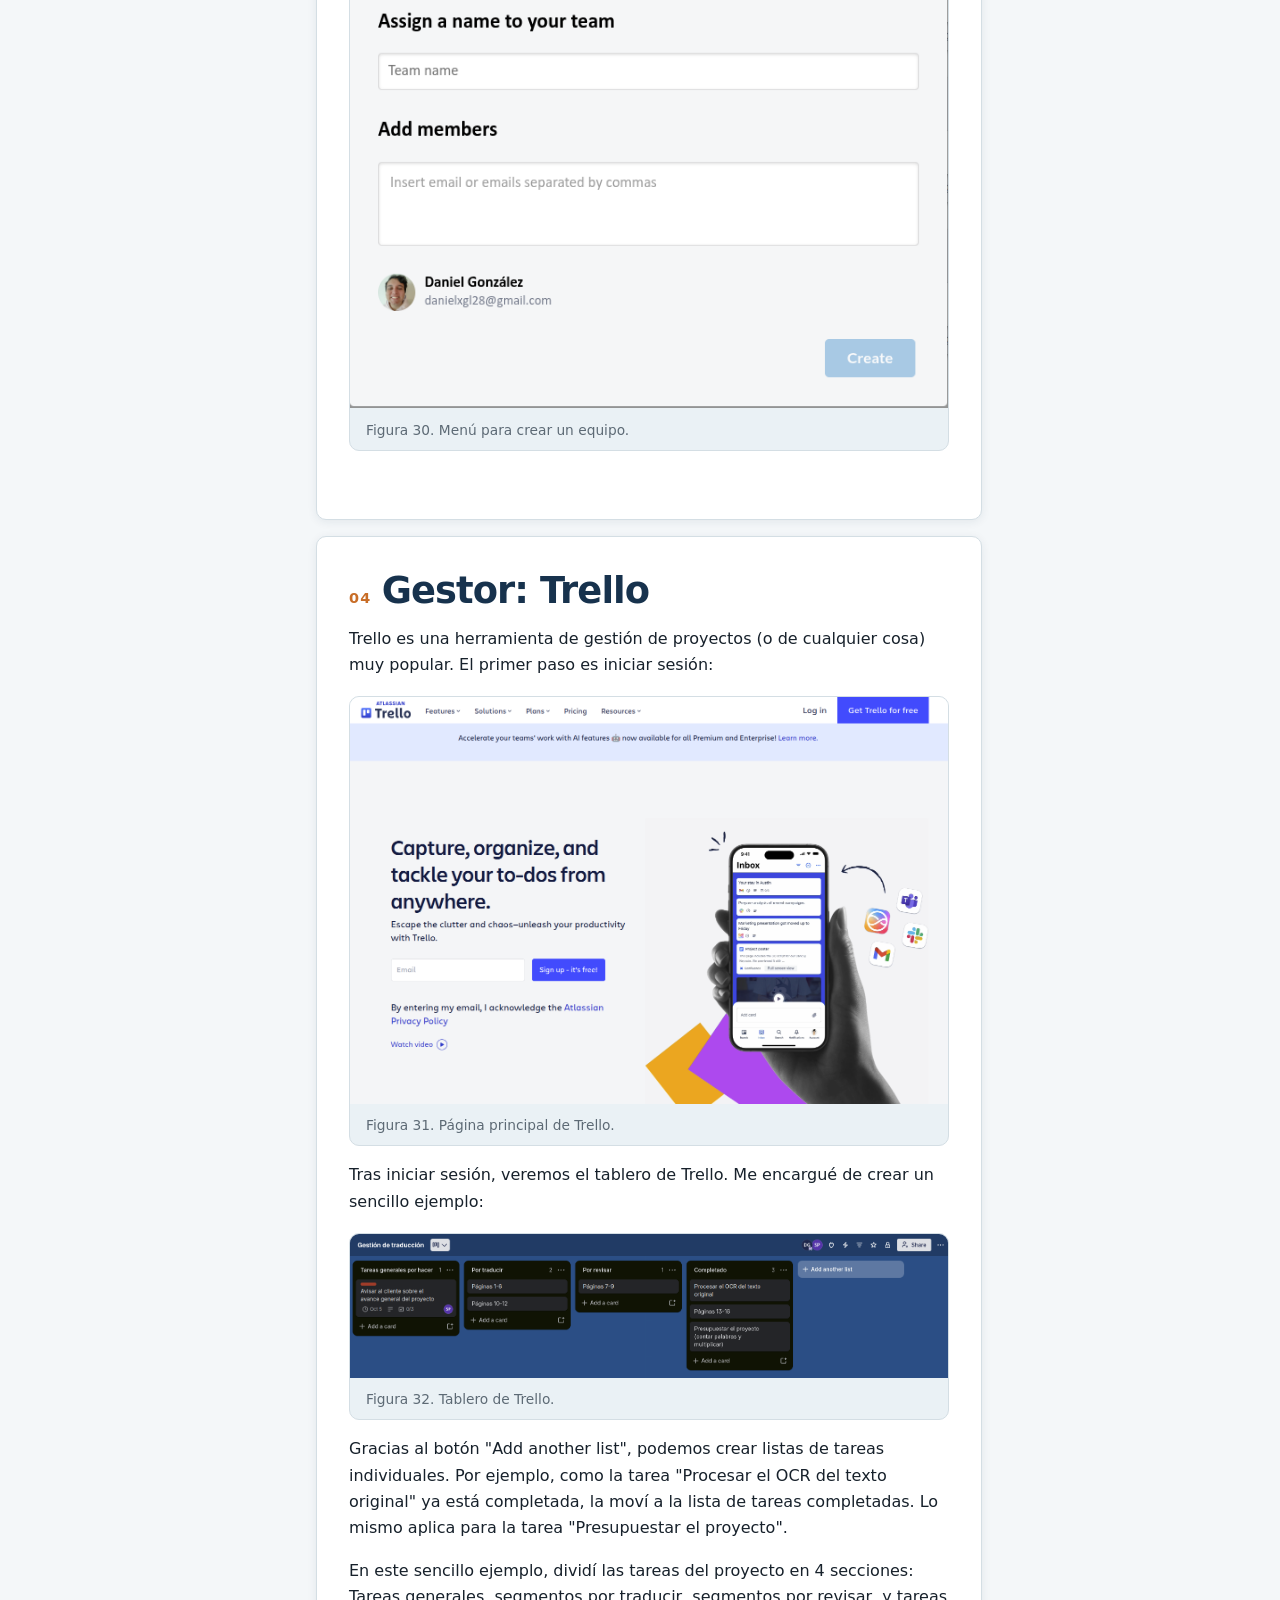
<file: entradas/cat-tools/gestores.html>
<!DOCTYPE html>
<html lang="es">
<head>
    <meta charset="UTF-8">
    <meta name="viewport" content="width=device-width, initial-scale=1.0">
    <meta name="theme-color" content="#17324d">
    <title>Gestores vs. CAT tools | Portafolio OCT</title>
    <link rel="icon" href="../../img/favicon.svg" type="image/svg+xml">
    <link rel="stylesheet" href="../../styles.css">
</head>
<body data-root="../../" data-page="cat-tools">
    <a class="skip-link" href="#contenido">Saltar al contenido</a>
    <div class="reading-progress" aria-hidden="true"><span></span></div>
    <div id="sidebar-container"></div>
    <div class="site-shell">
        <div class="mobile-bar">
            <button id="open-btn" class="icon-btn menu-button" type="button" aria-label="Abrir menú">☰</button>
            <div class="mobile-bar__title"><strong>CAT Tools</strong><span>Entrada del portafolio</span></div>
            <span aria-hidden="true">W</span>
        </div>
        <main id="contenido" class="main-content">
            <header class="entry-header">
                <p class="eyebrow">Gestores · CAT Tools</p>
                <h1>Gestores de proyectos vs. CAT Tools</h1>
                <p class="lead">Enfrentemos ambos tipos de herramienta. ¿Cuándo conviene usar cada una?</p>
                <div class="entry-meta">
                    <span>📅 Publicación: 4 de octubre de 2026</span>
                    <span>✎ Autor: Daniel González</span>
                </div>
            </header>

            <div class="entry-layout">
                <article class="entry-body">
                    <section id="introduccion">
                        <h2><span class="section-number">01</span> Introducción</h2>
                        <p>Quizá sea viable gestionar un proyecto completo en la mente. Pero solo
                            si se trata de una sola persona. Para mantener múltiples profesionales coordinados
                            respecto a las tareas hechas y por hacer, es necesaria una herramienta de gestión.
                            ¿Será suficiente una CAT Tool para llevar un proyecto completo de traducción?
                            ¿O es inevitable el uso de un gestor de proyectos tradicional?
                        </p>
                        <p>En esta entrada simularemos un encargo sencillo y compararemos las funciones que nos ofrecen
                            dos destacadas herramientas: Trello (gestor de proyectos) y Matecat (CAT Tool).
                        </p>
                    </section>

                    <section id="fasciculo">
                        <h2><span class="section-number">02</span>El proyecto: Fascículo&nbsp;sobre el sistema solar</h2>
                        <div class="feature-step">
                            <p>Se nos ha asignado un fascículo sencillo sobre el sistema solar:</p>
                            <figure class="screenshot">
                                <img src="img/fasciculo.png">
                                <figcaption>Figura 1. Página del fascículo sobre el sistema solar.</figcaption>
                            </figure>
                            <p>Qué amena lectura. Sin embargo, se trata de un archivo PDF cuyo texto no podemos seleccionar.
                                Para&nbsp;elaborar la traducción será necesaria la ayuda de una herramienta de OCR (Optical Character Recognition:
                                Reconocimiento Óptico de Caracteres en español). Más adelante abordaremos por qué es tan necesario este paso.
                                Por los momentos, utilicemos la herramienta OCR de <a href="https://www.bentopdf.com/ocr-pdf">BentoPDF</a> para convertir el PDF a un documento de texto
                                fácilmente editable.
                            </p>
                            <figure class="screenshot">
                                <img src="img/bentopdf1.png">
                                <figcaption>Figura 2. Herramienta OCR de BentoPDF</figcaption>
                            </figure>
                            <p>Tras seleccionar el archivo PDF, nos pedirá seleccionar los idiomas presentes en el documento. Seleccioné inglés y español:
                            </p>
                            <figure class="screenshot">
                                <img src="img/bentopdf2.png">
                                <figcaption>Figura 3. Opciones OCR de BentoPDF.</figcaption>
                            </figure>
                            <p>Luego de pulsar "Start OCR", debemos esperar. Tras unos momentos, veremos el resultado. Podremos descargarlo como un archivo .txt:</p>
                            <figure class="screenshot">
                                <img src="img/bentopdf3.png">
                                <figcaption>Figura 4. Resultado del procesamiento del PDF a texto.</figcaption>
                            </figure>
                            <p>El resultado es imperfecto. La primera página del fascículo tiene una ilustración bonita con estrellas que el OCR confundió por texto. Tras una corta
                                revisión y edición, quedó así:
                                </p>
                                <figure class="screenshot">
                                <img src="img/bentopdf4.png ">
                                <figcaption>Figura 5. Resultado tras la edición de los errores del OCR.</figcaption>
                            </figure>
                            <p>Ya estamos listos para abordar la primera herramienta.</p>
                        </div>
                    </section>

                    <section id="CATTool">
                        <h2><span class="section-number">03</span>CAT Tool: Matecat</h2>
                        <div class="feature-step">
                            <p>Las CAT Tools son herramientas de traducción asistida por computadora. Existen muchas, y todas
                                tienen la misma misión: ayudar al traductor en su labor a través de memorias de traducción, gestores
                                de terminología, alineadores de segmentos de texto, correctores ortográficos y demás. Entre las
                                CAT Tools se encuentra <a href="https://www.matecat.com/">Matecat</a>, una herramienta gratuita que,
                                a mi parecer, es excelente.
                            </p>
                            <p>Excelente pero no perfecta. Veamos qué ocurre si utilizamos el archivo PDF original para crear el proyecto de traducción.
                                Para ello, el primer paso es iniciar sesión:
                            </p>
                            <figure class="screenshot">
                                <img src="img/matecat1.png">
                                <figcaption>Figura 6. Página principal de Matecat.</figcaption>
                            </figure>
                            <p>Tras iniciar sesión, tenemos la opción de subir el archivo:
                            </p>
                            <figure class="screenshot">
                                <img src="img/matecat2.png">
                                <figcaption>Figura 7. Matecat tras iniciar sesión.</figcaption>
                            </figure>
                            <p>Configuremos las opciones. Asignamos nombre de proyecto, idioma origen e idioma meta y el campo temático.</p>
                            <figure class="screenshot">
                                <img src="img/matecat3.png">
                                <figcaption>Figura 8. Configuración inicial de Matecat.</figcaption>
                            </figure>
                            <p>Luego de pulsar "Analyze", Matecat aplicará su propio OCR al archivo PDF.</p>
                            <figure class="screenshot">
                                <img src="img/matecat4.png">
                                <figcaption>Figura 9. Matecat procesa el archivo PDF y cuenta las palabras.</figcaption>
                            </figure>
                            <p>Tras unos segundos (esto depende del tamaño y complejidad del archivo), veremos el resultado. Un dato muy útil es que Matecat cuenta la cantidad de palabras del texto, por lo que podremos presupuestar al cliente con facilidad. A continuación, pulsamos "Translate".
                                </p>
                                <figure class="screenshot">
                                <img src="img/matecat5.png ">
                                <figcaption>Figura 10. Resultado tras el procesamiento de Matecat.</figcaption>
                            </figure>
                            <p>Esta es la interfaz de traducción de Matecat. Como podemos ver, todo parece ir viento en popa.
                                La primera palabra del texto es "UNIVERSO", y pudo identificarla correctamente:
                            </p>
                            <figure class="screenshot">
                                <img src="img/matecat6.png ">
                                <figcaption>Figura 11. Resultado tras el procesamiento de Matecat.</figcaption>
                            </figure>
                            <p>Sin embargo, si hacemos scroll más abajo, veremos que tuvo confusiones serias que ralentizarán al traductor:
                            </p>
                            <figure class="screenshot">
                                <img src="img/matecat7.png ">
                                <figcaption>Figura 12. Errores cometidos por el OCR de Matecat.</figcaption>
                            </figure>
                            <p>En cambio, subir el archivo .txt nos librará de dichos errores:</p>
                            <figure class="screenshot">
                                <img src="img/matecat8.png ">
                                <figcaption>Figura 13. Mismos segmentos, esta vez listos para trabajar sin interrupciones.</figcaption>
                            </figure>
                            <p>Ya podemos volver arriba y conocer mejor Matecat. El proceso básico es sencillo: traducimos la palabra de la izquierda y pulsamos "TRANSLATED". Matecat nos mostrará potenciales traducciones con base en el
                                sudor y lágrimas de miles de traductores que colaboran para que la base terminológica general de Matecat sea cada vez mejor. Por ejemplo, "El Sistema Solar" viene ya traducido:
                            </p>
                            <figure class="screenshot">
                                <img src="img/matecat9.png ">
                                <figcaption>Figura 14. Matecat ya nos tradujo uno de los segmentos de texto.</figcaption>
                            </figure>
                            <p>Matecat hace un buen esfuerzo en su traducción a máquina, pero es imperfecto. Por ejemplo, en este segmento, al traductor podría no gustarle "trail" como traducción de "reguero". La pestaña "TM Search" permite buscar alternativas:</p>
                            <figure class="screenshot">
                                <img src="img/matecat10.png ">
                                <figcaption>Figura 15. Matecat permite buscar alternativas en la pestaña "TM Search".</figcaption>
                            </figure>
                            <p>También existe la pestaña "Termbase", que permite buscar términos en una base terminológica subida manualmente por el usuario.</p>
                        <figure class="screenshot">
                                <img src="img/matecat11.png ">
                                <figcaption>Figura 16. Matecat permite subir o crear una base terminológica (glosario).</figcaption>
                            </figure>
                            <p>Podemos añadir nuevos términos al glosario de manera sencilla. Permite añadir definición, el término en ambos idiomas, notas, ejemplos de uso, dominio y subdominio.</p>
                        <figure class="screenshot">
                                <img src="img/matecat12.png ">
                                <figcaption>Figura 17. Cómo añadir términos al glosario de Matecat.</figcaption>
                            </figure>
                            <p>Además, la opción "Termbase" permite formalizar el glosario, en caso de que lo estemos creando por primera vez:</p>
                        <figure class="screenshot">
                                <img src="img/matecat13.png ">
                                <figcaption>Figura 18. Configuración de glosario en Matecat.</figcaption>
                            </figure>
                            <p>Matecat destaca bastante en este aspecto. En caso de que estemos trabajando con otros profesionales,
                                podemos compartir el recurso (en este caso, un glosario) para que los demás puedan acceder a los términos
                                y se pueda manejar de manera sencilla la consistencia terminológica a lo largo y ancho del proyecto.
                            </p>
                            <p>Por ahora, hagamos clic en "New resource":</p>
                            <figure class="screenshot">
                                <img src="img/matecat14.png ">
                                <figcaption>Figura 19. Podemos nombrar el glosario.</figcaption>
                            </figure>
                            <p>Tras dar nombre al glosario y confirmar, podemos ver diversas opciones adicionales:</p>
                            <figure class="screenshot">
                                <img src="img/matecat15.png ">
                                <figcaption>Figura 20. Opciones de Matecat para la gestión del glosario.</figcaption>
                            </figure>
                            <p>Nos permite importar términos al glosario en formato TMX, exportarlo, compartirlo y eliminarlo. Es muy útil.</p>
                            <p>Matecat cuenta con otras herramientas útiles. Por ejemplo, al pulsar el botón "QA" en la barra superior,
                                podremos ver las sugerencias de Lexiqa, su motor de control de calidad. En este caso, nos avisa que existen comillas
                                de cierre, pero no de apertura. Las comillas de apertura se encuentran en un segmento distinto, por lo que esto
                                no es un problema real, pero nunca está de más tener una máquina que le eche un ojo al texto, quizá en alguna ocasión
                                sí falten las comillas.
                            </p>
                            <figure class="screenshot">
                                <img src="img/matecat16.png ">
                                <figcaption>Figura 21. Lexiqa identifica un potencial problema en la traducción.</figcaption>
                            </figure>
                            <p>El botón "QR" genera un reporte de calidad. Todavía no hemos trabajado en la traducción, por lo que en este caso, no tiene nada que reportar.</p>
                            <figure class="screenshot">
                                <img src="img/matecat17.png ">
                                <figcaption>Figura 22. Reporte de calidad de Matecat.</figcaption>
                            </figure>
                            <p>El reporte cuenta con varias señales útiles. Nos informa sobre el estilo, problemas con etiquetas (útil en la localización
                                de videojuegos, por ejemplo), errores de traducción, consistencia terminológica y problemas lingüísticos varios. Además, se puede buscar por segmento,
                                filtrar los problemas y abordarlos uno a uno.<p>
                            <p>El reporte de calidad tiene opciones adicionales para revisar, volver a la interfaz de traduccción y descargar el reporte en diversos formatos:
                            <figure class="screenshot">
                                <img src="img/matecat18.png ">
                                <figcaption>Figura 23. Opciones adicionales del menú del reporte de calidad.</figcaption>
                            </figure>
                            <p>El botón de la lupa permite buscar términos de manera sencilla e incluso reemplazarlos automáticamente:<p>
                            <figure class="screenshot">
                                <img src="img/matecat19.png ">
                                <figcaption>Figura 24. Menú de la lupa en el traductor de Matecat.</figcaption>
                            </figure>
                            <p>El botón del embudo permite filtrar los segmentos para hallar alguno en específico:<p>
                            <figure class="screenshot">
                                <img src="img/matecat20.png ">
                                <figcaption>Figura 25. Menú del embudo en el traductor de Matecat.</figcaption>
                            </figure>
                            <p>El menú de descarga permite descargar el borrador actual, el archivo original, el archivo XLIFF (para importar
                                en alguna otra CAT Tool), y el archivo TMX con la memoria de traducción.<p>
                            <figure class="screenshot">
                                <img src="img/matecat21.png ">
                                <figcaption>Figura 26. Opciones de descarga.</figcaption>
                            </figure>
                            <p>El menú de configuración tiene diversas opciones avanzadas: <p>
                            <figure class="screenshot">
                                <img src="img/matecat22.png ">
                                <figcaption>Figura 27. Opciones de configuración avanzada.</figcaption>
                            </figure>
                            <p>El menú de la foto de perfil permite acceder a los proyectos. Aquí se puede renombrar el proyecto, ver cuántas palabras han sido traducidas y se puede asignar el proyecto a otro traductor:</p>
                            <figure class="screenshot">
                                <img src="img/matecat23.png ">
                                <figcaption>Figura 28. Vista general del proyecto.</figcaption>
                            </figure>
                            <p>Si seleccionamos "Assign job to translator", tendremos la opción de ingresar el correo electrónico
                                del traductor que queremos asignar al proyecto. Además, podemos indicar la fecha y hora en que queremos
                                que la traducción esté lista:
                            </p>
                            <figure class="screenshot">
                                <img src="img/matecat24.png ">
                                <figcaption>Figura 29. Menú para asignar un proyecto a un traductor, o comprar una traducción.</figcaption>
                            </figure>
                            <p>Por último, en el menú "Create new team" podemos crear un equipo para que múltiples traductores tengan acceso
                                al mismo proyecto de traducción:
                            </p>
                            <figure class="screenshot">
                                <img src="img/matecat25.png ">
                                <figcaption>Figura 30. Menú para crear un equipo.</figcaption>
                            </figure>
                        </div>
                    </section>

                    <section id="gestor">
                        <h2><span class="section-number">04</span>Gestor: Trello</h2>
                        <p>Trello es una herramienta de gestión de proyectos (o de cualquier cosa) muy popular. El primer paso es iniciar sesión:
                        <figure class="screenshot">
                                <img src="img/trello1.png ">
                                <figcaption>Figura 31. Página principal de Trello.</figcaption>
                            </figure>
                        <p>Tras iniciar sesión, veremos el tablero de Trello. Me encargué de crear un sencillo ejemplo:</p>
                        <figure class="screenshot">
                                <img src="img/trello2.png ">
                                <figcaption>Figura 32. Tablero de Trello.</figcaption>
                            </figure>
                            <p>Gracias al botón "Add another list", podemos crear listas de tareas individuales. Por ejemplo, como
                                la tarea "Procesar el OCR del texto original" ya está completada, la moví a la lista de tareas completadas. Lo mismo aplica
                                para la tarea "Presupuestar el proyecto".
                            </p>
                            <p>En este sencillo ejemplo, dividí las tareas del proyecto en 4 secciones: Tareas generales, segmentos por traducir, segmentos por revisar, y tareas completadas.</p>
                            <p>Si bien puede ser una herramienta muy útil para un traductor por sí solo, el verdadero poder de un gestor de proyectos
                                como Trello es su capacidad de coordinar a múltiples personas. Esto se logra a través del menú "Share":
                            </p>
                            <figure class="screenshot">
                                <img src="img/trellocompartir.png ">
                                <figcaption>Figura 33. Menú "Share" de Trello.</figcaption>
                            </figure>
                            <p>Añadir a un compañero es tan sencillo como añadir su dirección de correo electrónico y pulsar "Share". Otra opción es compartir
                                directamente el link del tablero.
                            </p>
                            <p>Luego, podemos hacer clic en alguna tarea y asignarla a alguno de nuestros compañeros. En este ejemplo, le asigné la tarea
                                de avisar al cliente sobre el avance del proyecto.
                            </p>
                            <figure class="screenshot">
                                <img src="img/trello3.png ">
                                <figcaption>Figura 34. Cómo asignar una tarea específica a un miembro del equipo.</figcaption>
                            </figure>
                            <p>Trello brilla en sus capacidades de comunicación y coordinación. Además del mensaje escrito que pude
                                enviar a mi compañera, puedo etiquetar esta tarea como urgente, establecer una fecha límite, adjuntar archivos
                                y crear una lista de subtareas específicas:
                            </p>
                            <figure class="screenshot">
                                <img src="img/trello4.png ">
                                <figcaption>Figura 35. Funciones adicionales de Trello para la comunicación y coordinación.</figcaption>
                            </figure>
                            <p>Nuestros compañeros podrán dejar comentarios en la sección de comentarios de la tarea:</p>
                            <figure class="screenshot">
                                <img src="img/trello5.png ">
                                <figcaption>Figura 36. Comentarios en las tareas de Trello.</figcaption>
                            </figure>
                            <p>Esas son las principales funciones de Trello. Tiene muchas más, como la automatización por reglas, entre otras, pero muchas
                                funciones son de pago. Además, estas funciones básicas son suficientes para un proyecto de traducción.
                            </p>
                        </section>

                    <section id="conclusion">
                        <h2><span class="section-number">05</span> Conclusión y reflexión</h2>
                        <p>¿Qué herramienta es mejor?</p>
                        <p>¡Ambas! No hay herramienta mejor. Son herramientas distintas, con objetivos distintos, que podemos
                            combinar para que se cubran las espaldas entre sí.</p>
                           <p>Matecat es espectacular para el proceso de traducción per se. Cuenta con glosarios, traductor automático,
                            control de calidad, exportación de archivos en múltiples formatos, análisis de coincidencias y mucho más.</p>
                            <p>Sin embargo, sus capacidades como gestor de proyectos es bastante limitada: no permite asignar tareas que se escapen al proceso de traducción,
                                como la conversión de un PDF a texto a través de OCR, la revisión del resultado de dicho proceso de OCR, solicitar a alguien que se comunique con
                                el cliente, entre otros.</p>
                            <p>Trello es fantástico en estos aspectos. Brinda un control granular de cada etapa del proceso, incluidas aquellas
                                que se escapen al proceso de traducción como tal. Permite asignar tareas, comentar, establecer fechas, etiquetar la importancia
                                de ciertas labores, adjuntar archivos relevantes, separar las tareas en subtareas, automatizar, y comunicarse con los miembros
                                del equipo de manera mucho más clara y directa. Matecat sencillamente no cuenta con las herramientas para esto.</p>
                                <p>En la unión está la fuerza. Trello no tiene ni una sola de las herramientas de traducción que tiene Matecat. Y Matecat no brinda las posibilidades
                                    comunicativas y de coordinación que otorga Trello. Entre ambas herramientas, será pan comido gestionar un proyecto de traducción: comunicación eficiente,
                                    fechas claras, gestión de la urgencia de las tareas, traducción automática, memorias de traducción, glosarios y control de calidad.</p>
                    
                    </section>

                    <section id="referencias" class="references">
                        <h2><span class="section-number">06</span> Referencias</h2>
                        <ul>
                            <li>Uso propio de Matecat y Trello.</a></li>
                        </ul>
                    </section>
                </article>

                <aside class="entry-toc" aria-label="Contenido de la entrada">
                    <strong>En esta entrada</strong>
                    <ol>
                        <li><a href="#introduccion">Introducción</a></li>
                        <li><a href="#fasciculo">El proyecto</a></li>
                        <li><a href="#CATTool">CAT Tool: Matecat</a></li>
                        <li><a href="#gestor">Gestor: Trello</a></li>
                        <li><a href="#conclusion">Conclusión</a></li>
                        <li><a href="#referencias">Referencias</a></li>
                    </ol>
                </aside>
            </div>

            <footer class="footer"><div class="footer__inner"><a href="cat-tools.html">← Volver a CAT Tools</a><span>Última actualización: 4 de octubre de 2026</span></div></footer>
        </main>
    </div>
    <script src="../../script.js"></script>
</body>
</html>
</file>
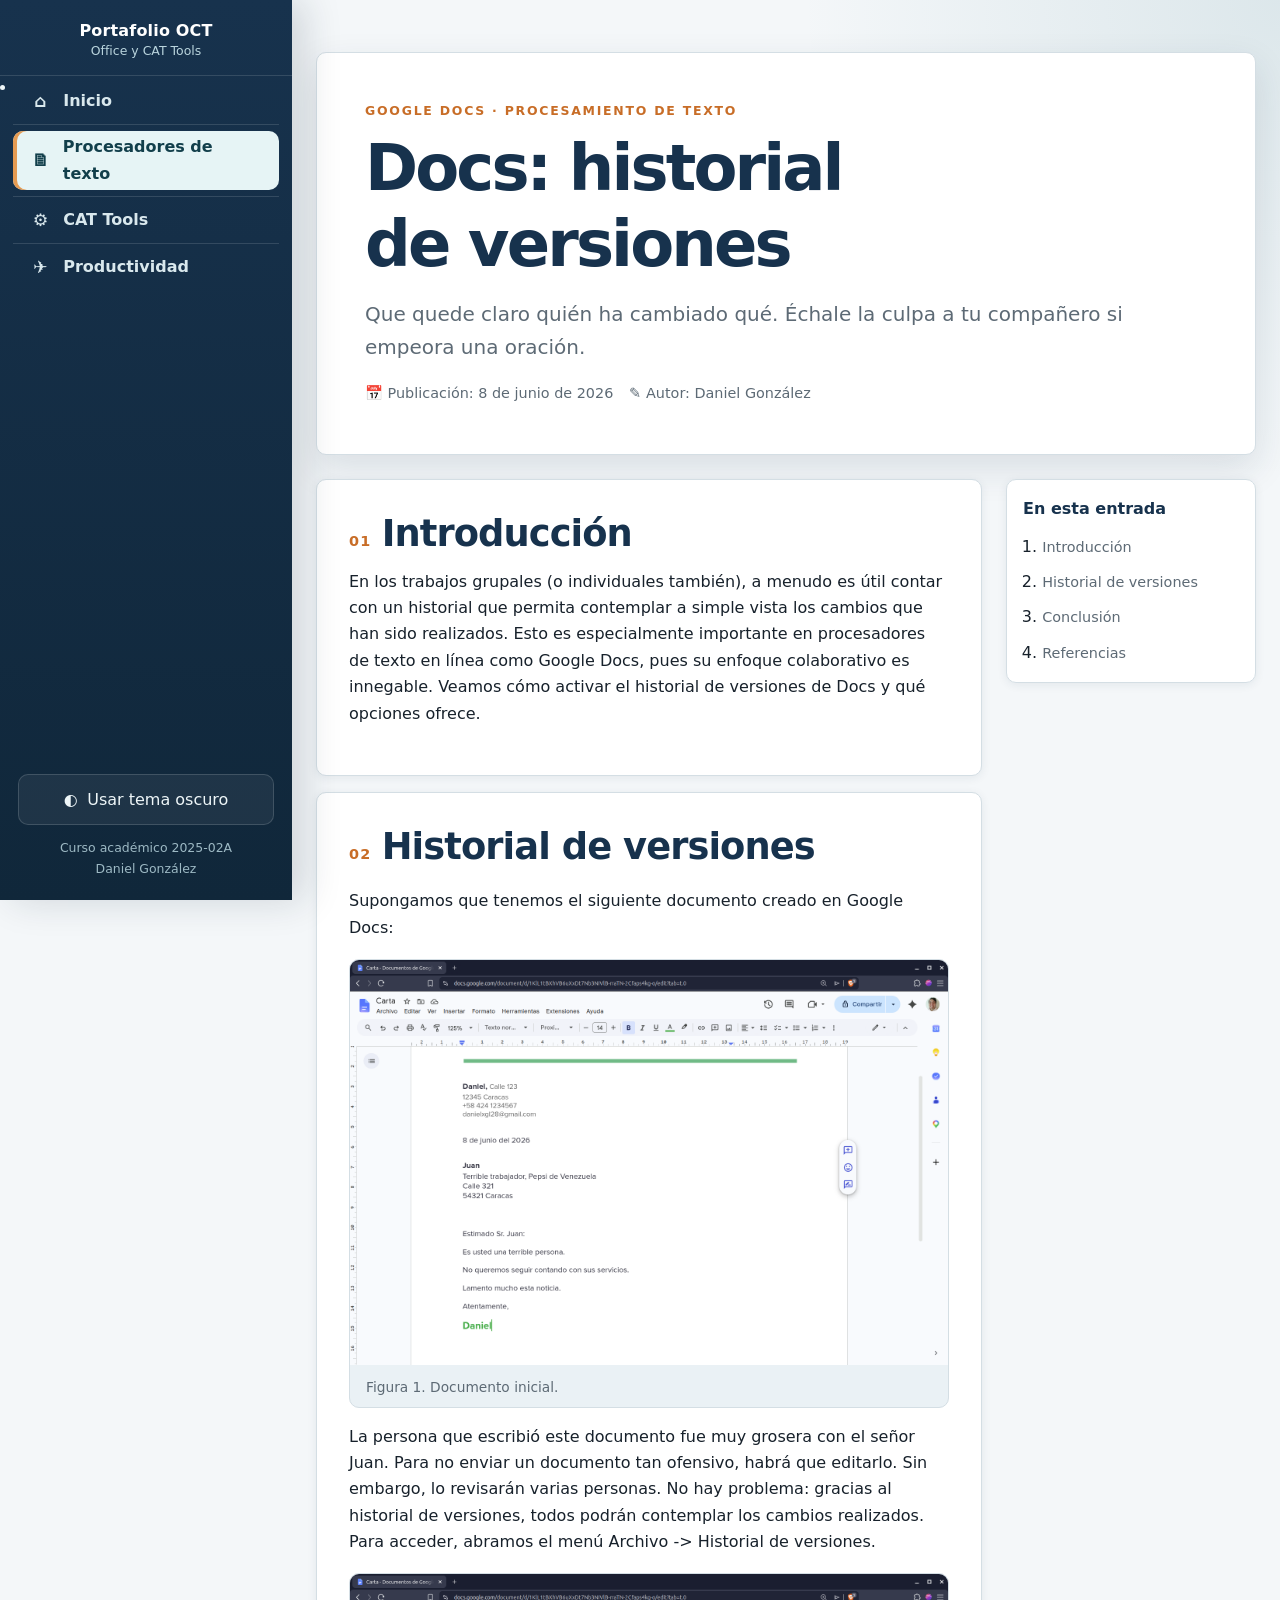
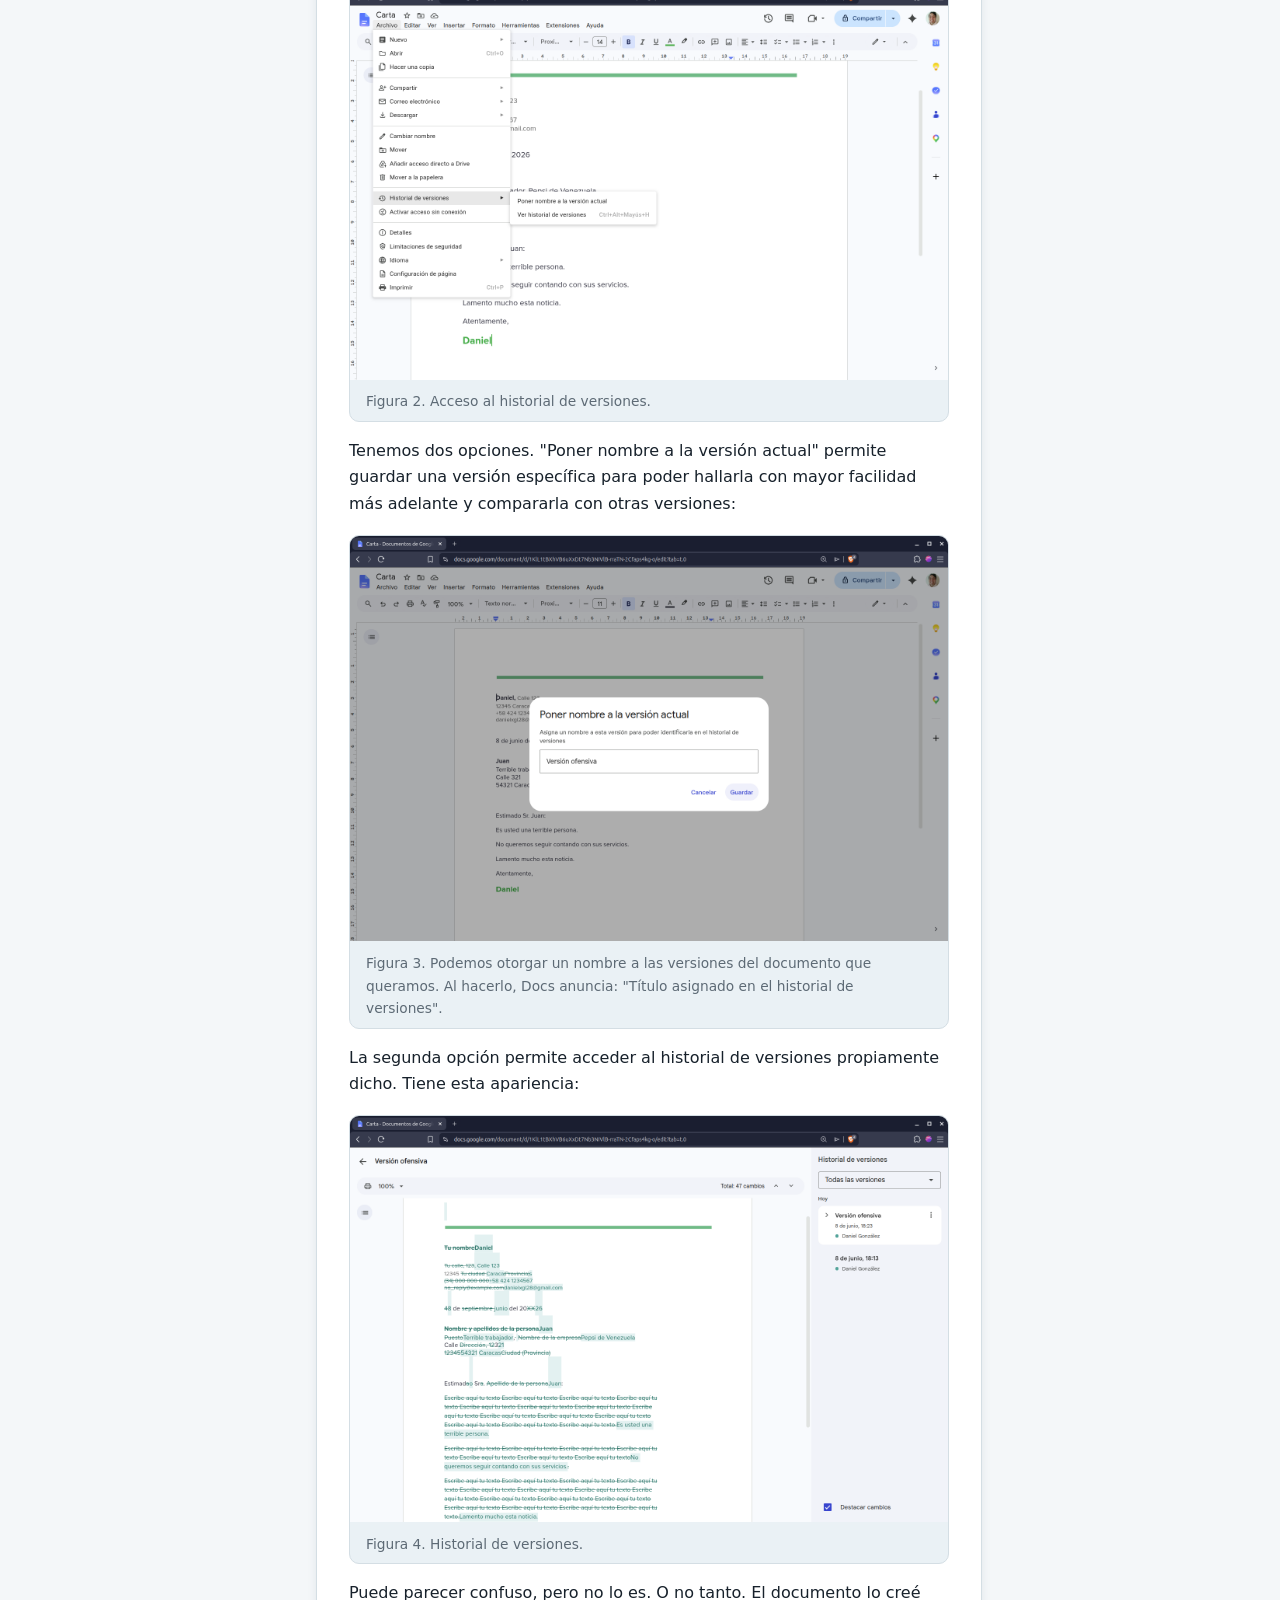
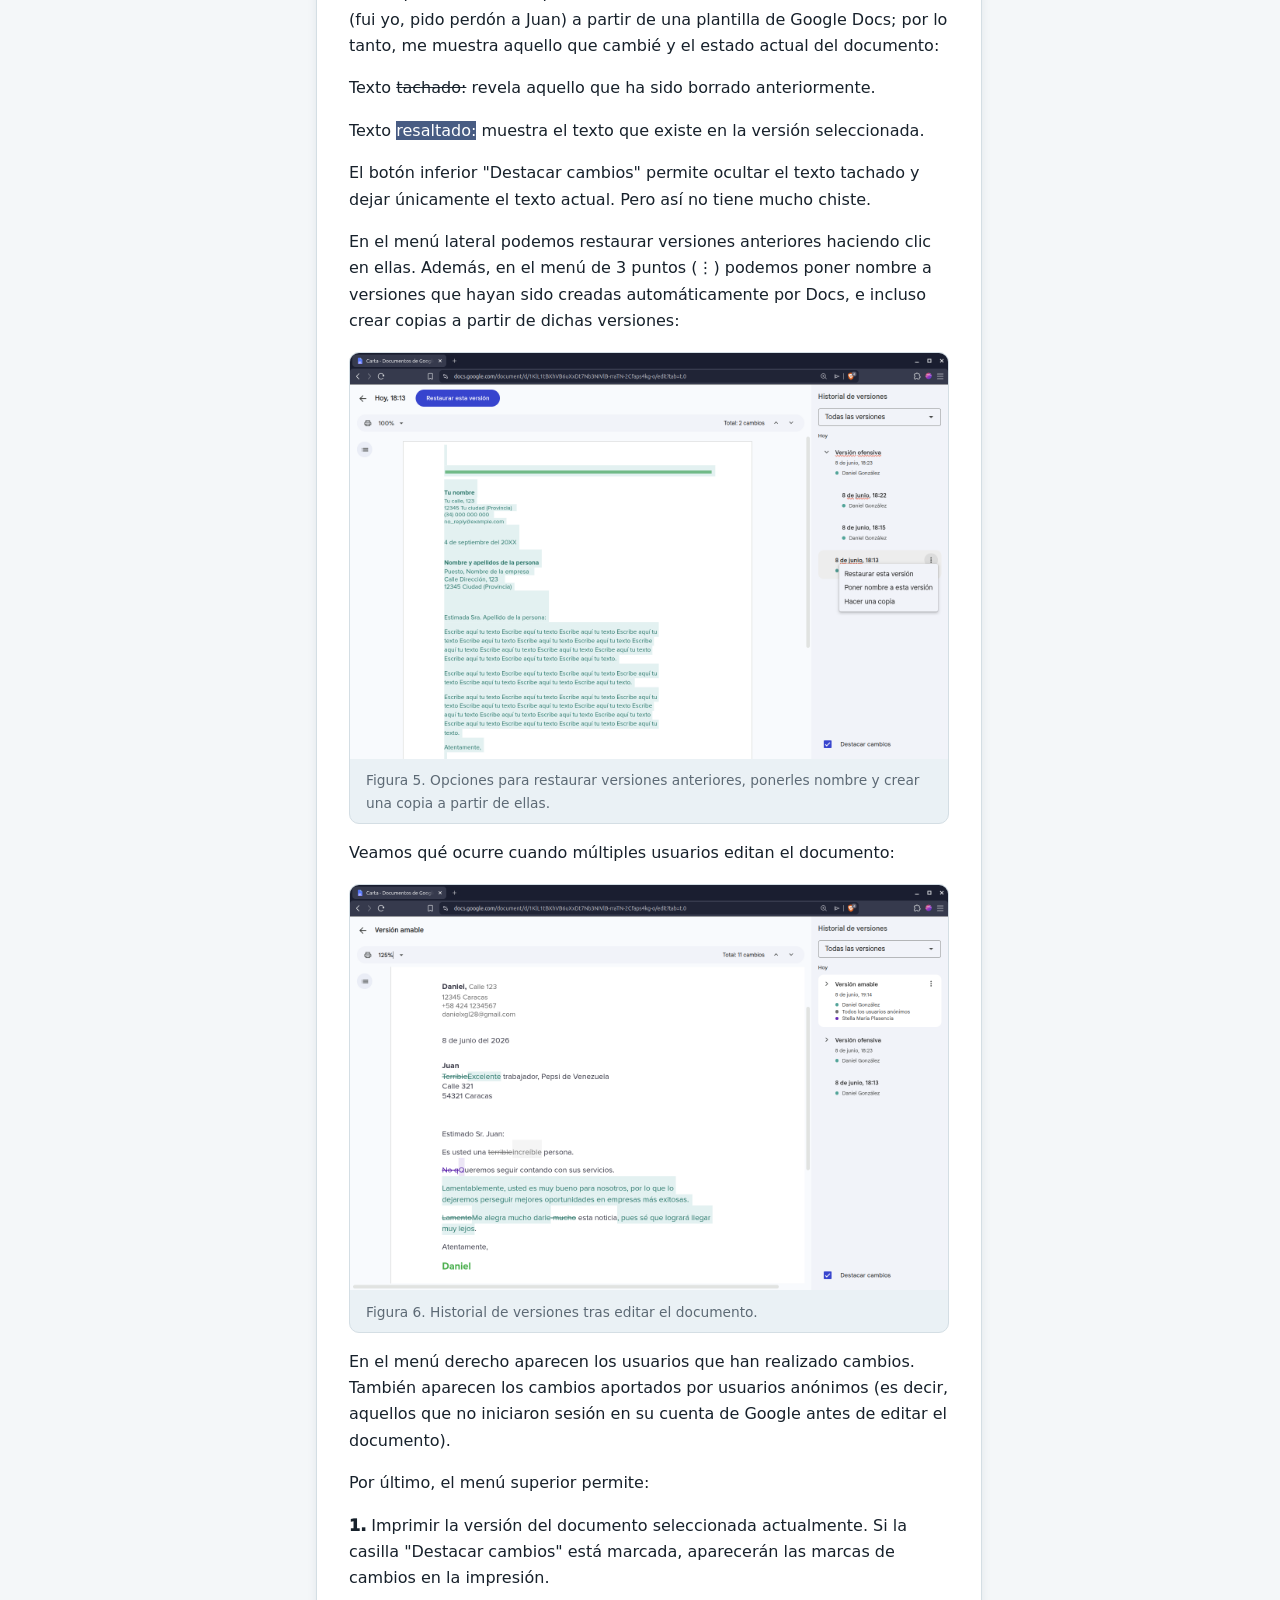
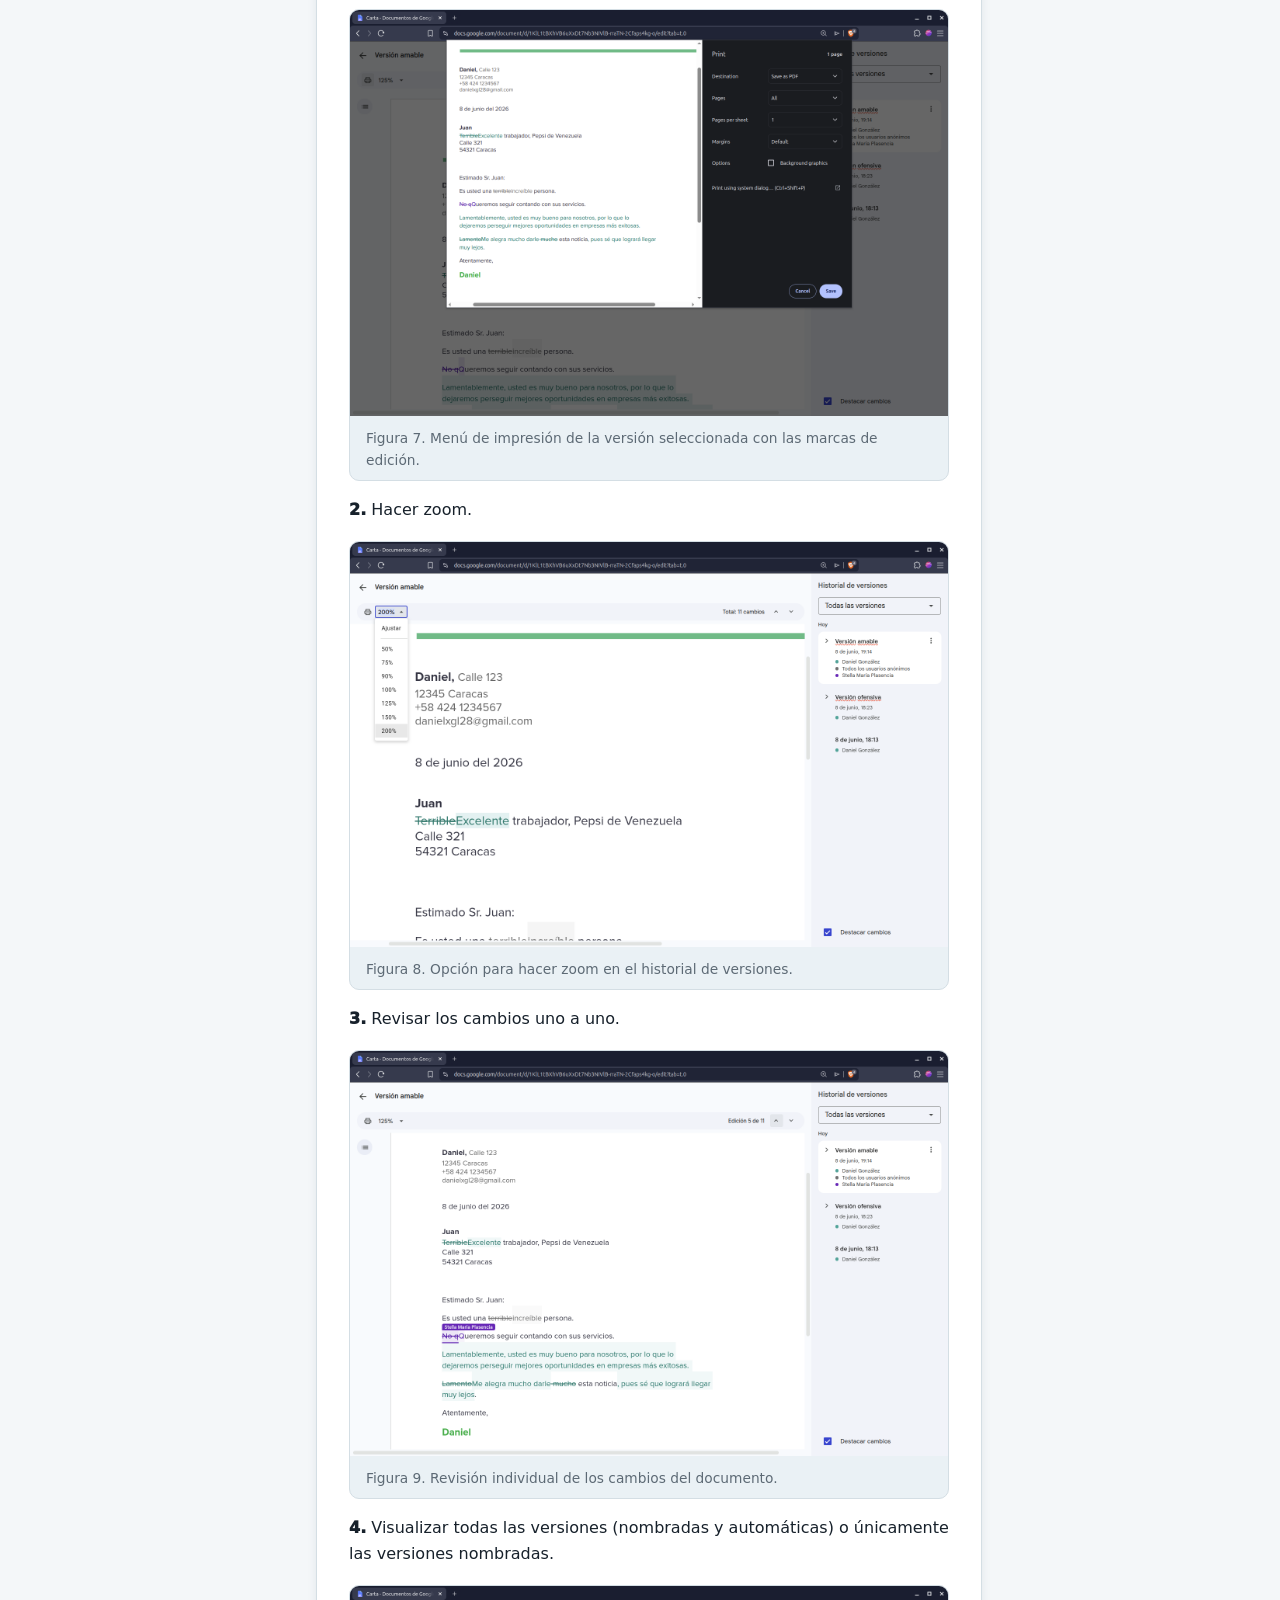
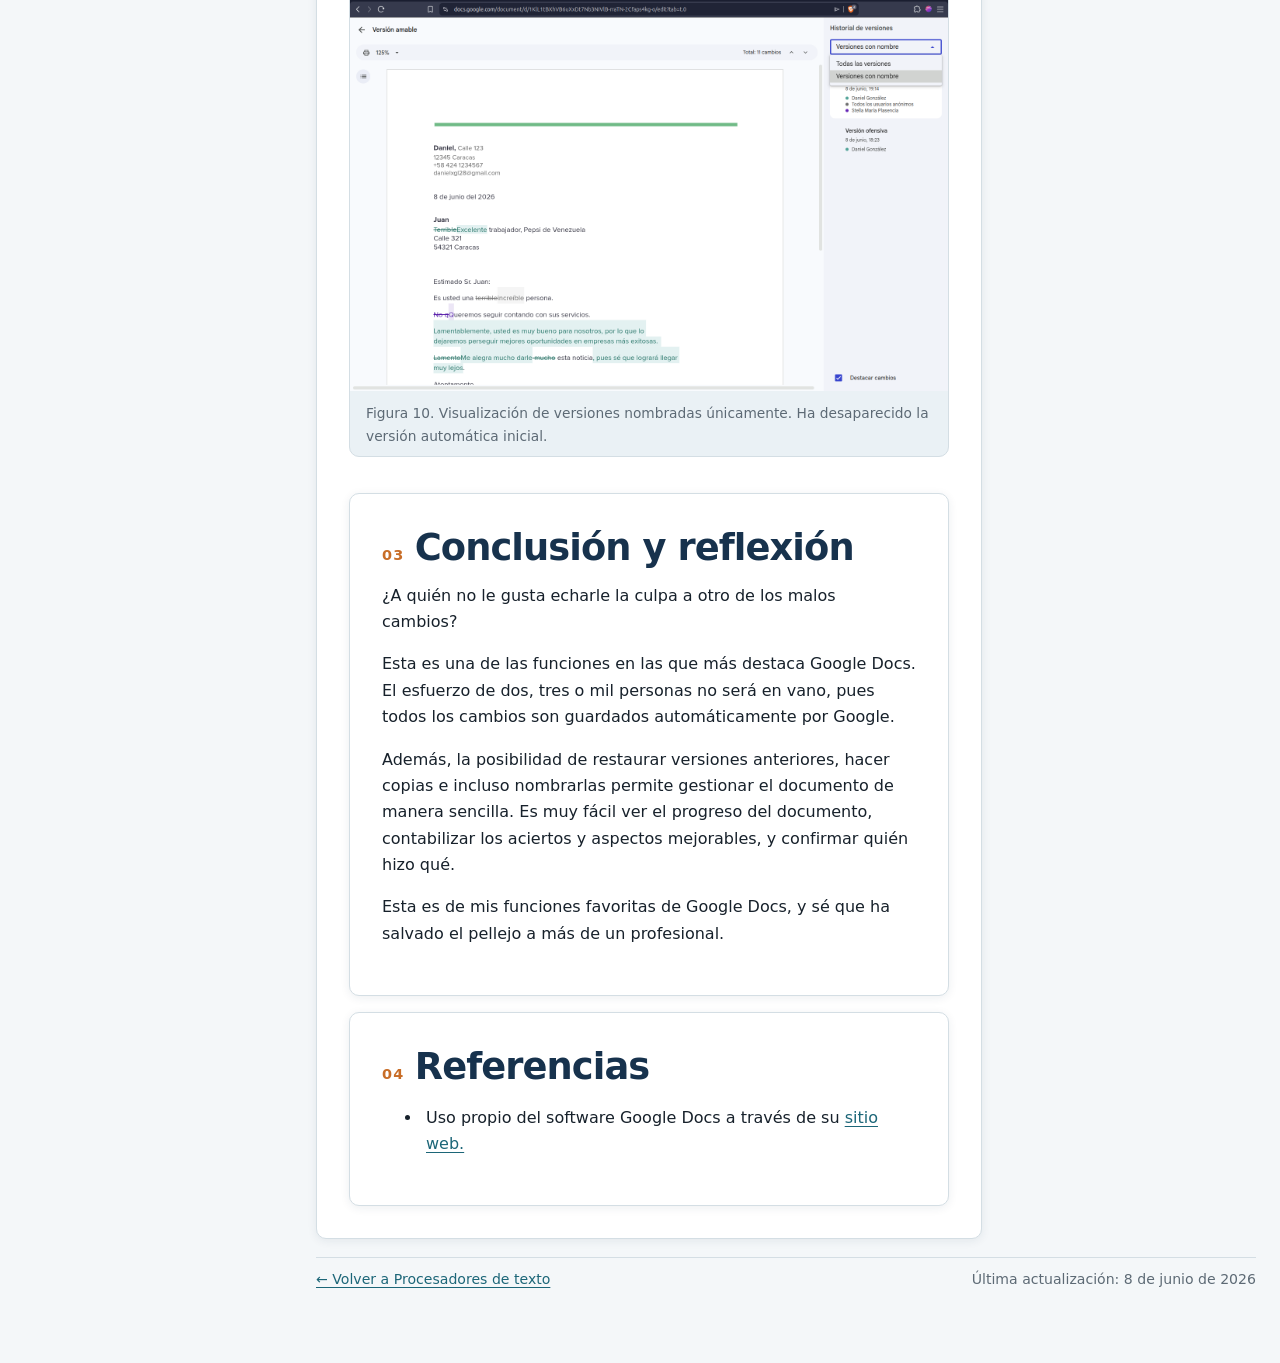
<file: entradas/office/docs-versiones.html>
<!DOCTYPE html>
<html lang="es">
<head>
    <meta charset="UTF-8">
    <meta name="viewport" content="width=device-width, initial-scale=1.0">
    <meta name="theme-color" content="#17324d">
    <title>Docs: historial de versiones | Portafolio OCT</title>
    <link rel="icon" href="../../img/favicon.svg" type="image/svg+xml">
    <link rel="stylesheet" href="../../styles.css">
</head>
<body data-root="../../" data-page="office">
    <a class="skip-link" href="#contenido">Saltar al contenido</a>
    <div class="reading-progress" aria-hidden="true"><span></span></div>
    <div id="sidebar-container"></div>
    <div class="site-shell">
        <div class="mobile-bar">
            <button id="open-btn" class="icon-btn menu-button" type="button" aria-label="Abrir menú">☰</button>
            <div class="mobile-bar__title"><strong>Procesadores de texto</strong><span>Entrada del portafolio</span></div>
            <span aria-hidden="true">W</span>
        </div>
        <main id="contenido" class="main-content">
            <header class="entry-header">
                <p class="eyebrow">Google Docs · Procesamiento de texto</p>
                <h1>Docs: historial de versiones</h1>
                <p class="lead">Que quede claro quién ha cambiado qué. Échale la culpa a tu compañero si empeora una oración.</p>
                <div class="entry-meta">
                    <span>📅 Publicación: 8 de junio de 2026</span>
                    <span>✎ Autor: Daniel González</span>
                </div>
            </header>

            <div class="entry-layout">
                <article class="entry-body">
                    <section id="introduccion">
                        <h2><span class="section-number">01</span> Introducción</h2>
                        <p>En los trabajos grupales (o individuales también), a menudo es útil contar con un historial que permita
                            contemplar a simple vista los cambios que han sido realizados. Esto es especialmente importante en
                            procesadores de texto en línea como Google Docs, pues su enfoque colaborativo es innegable. Veamos
                            cómo activar el historial de versiones de Docs y qué opciones ofrece.
                        </p>
                    </section>

                    <section id="atajos">
                        <h2><span class="section-number">02</span>Historial de versiones</h2>

                        <div class="feature-step">
                            <p>Supongamos que tenemos el siguiente documento creado en Google Docs:</p>
                            <figure class="screenshot">
                                <img src="img/Historial 1.png">
                                <figcaption>Figura 1. Documento inicial.</figcaption>
                            </figure>
                            <p>La persona que escribió este documento fue muy grosera con el señor Juan. Para no enviar
                                un documento tan ofensivo, habrá que editarlo. Sin embargo, lo revisarán varias personas. No hay
                                problema: gracias al historial de versiones, todos podrán contemplar los cambios realizados. Para acceder,
                                abramos el menú Archivo -> Historial de versiones.
                            </p>
                            <figure class="screenshot">
                                <img src="img/Historial 2.png">
                                <figcaption>Figura 2. Acceso al historial de versiones.</figcaption>
                            </figure>
                            <p>Tenemos dos opciones. "Poner nombre a la versión actual" permite guardar una versión específica para poder
                                hallarla con mayor facilidad más adelante y compararla con otras versiones:
                            </p>
                            <figure class="screenshot">
                                <img src="img/Historial 3.png">
                                <figcaption>Figura 3. Podemos otorgar un nombre a las versiones del documento que queramos. Al hacerlo, Docs anuncia:
                                    "Título asignado en el historial de versiones".</figcaption>
                            </figure>
                            <p>La segunda opción permite acceder al historial de versiones propiamente dicho. Tiene esta apariencia:</p>
                            <figure class="screenshot">
                                <img src="img/Historial 4.png">
                                <figcaption>Figura 4. Historial de versiones.</figcaption>
                            </figure>
                            <p>Puede parecer confuso, pero no lo es. O no tanto. El documento lo creé (fui yo, pido perdón a Juan) a partir de una
                                plantilla de Google Docs; por lo tanto, me muestra aquello que cambié y el estado actual del documento:</p>
                                <p>Texto <s>tachado:</s> revela aquello que ha sido borrado anteriormente.</p>
                                <p>Texto <mark style="background-color: #485c83; color: white;">resaltado:</mark> muestra el texto que existe en la versión seleccionada.</p> 
                                <p>El botón inferior "Destacar cambios" permite ocultar el texto tachado y dejar únicamente el texto actual. Pero así no tiene mucho chiste.</p>
                                <p>En el menú lateral podemos restaurar versiones anteriores haciendo clic en ellas. Además, en el menú de 3 puntos (⋮) podemos poner nombre
                                    a versiones que hayan sido creadas automáticamente por Docs, e incluso crear copias a partir de dichas versiones:
                                </p>
                                <figure class="screenshot">
                                <img src="img/Historial 5.png">
                                <figcaption>Figura 5. Opciones para restaurar versiones anteriores, ponerles nombre y crear una copia a partir de ellas.</figcaption>
                            </figure>
                            <p>Veamos qué ocurre cuando múltiples usuarios editan el documento:</p>
                            <figure class="screenshot">
                                <img src="img/Historial 6.png">
                                <figcaption>Figura 6. Historial de versiones tras editar el documento.</figcaption>
                            </figure>
                            <p>En el menú derecho aparecen los usuarios que han realizado cambios. También aparecen los cambios aportados por usuarios anónimos (es decir, aquellos que no iniciaron sesión en su cuenta de Google antes de editar el documento).</p>
                            <p>Por último, el menú superior permite:</p>
                            <p><span style="font-weight: 1000">1.</span> Imprimir la versión del documento seleccionada actualmente. Si la casilla "Destacar cambios" está marcada, aparecerán las marcas de cambios en la impresión.</p>
                            <figure class="screenshot">
                                <img src="img/Historial 7.png">
                                <figcaption>Figura 7. Menú de impresión de la versión seleccionada con las marcas de edición.</figcaption>
                            </figure>
                            <p><span style="font-weight: 1000">2.</span> Hacer zoom.</p>
                            <figure class="screenshot">
                                <img src="img/Historial 8.png">
                                <figcaption>Figura 8. Opción para hacer zoom en el historial de versiones.</figcaption>
                            </figure>
                            <p><span style="font-weight: 1000">3.</span> Revisar los cambios uno a uno.</p>
                            <figure class="screenshot">
                                <img src="img/Historial 9.png">
                                <figcaption>Figura 9. Revisión individual de los cambios del documento.</figcaption>
                            </figure>
                            <p><span style="font-weight: 1000">4.</span> Visualizar todas las versiones (nombradas y automáticas) o únicamente las versiones nombradas.</p>
                            <figure class="screenshot">
                                <img src="img/Historial 10.png">
                                <figcaption>Figura 10. Visualización de versiones nombradas únicamente. Ha desaparecido la versión automática inicial.</figcaption>
                            </figure>
                        </div>

                    <section id="conclusion">
                        <h2><span class="section-number">03</span> Conclusión y reflexión</h2>
                        <p>¿A quién no le gusta echarle la culpa a otro de los malos cambios?</p>
                        <p>Esta es una de las funciones en las que más destaca Google Docs. El esfuerzo de dos, tres o mil personas
                            no será en vano, pues todos los cambios son guardados automáticamente por Google.</p>
                            <p>Además, la posibilidad
                            de restaurar versiones anteriores, hacer copias e incluso nombrarlas permite gestionar el documento de manera
                            sencilla. Es muy fácil ver el progreso del documento, contabilizar los aciertos y aspectos mejorables, y confirmar
                            quién hizo qué.</p>
                            <p>Esta es de mis funciones favoritas de Google Docs, y sé que ha salvado el pellejo a más de un profesional.
                    </section>

                    <section id="referencias" class="references">
                        <h2><span class="section-number">04</span> Referencias</h2>
                        <ul>
                            <li>Uso propio del software Google Docs a través de su <a href="https://www.docs.google.com">sitio web.</a></li>
                        </ul>
                    </section>
                </article>

                <aside class="entry-toc" aria-label="Contenido de la entrada">
                    <strong>En esta entrada</strong>
                    <ol>
                        <li><a href="#introduccion">Introducción</a></li>
                        <li><a href="#atajos">Historial de versiones</a></li>
                        <li><a href="#conclusion">Conclusión</a></li>
                        <li><a href="#referencias">Referencias</a></li>
                    </ol>
                </aside>
            </div>

            <footer class="footer"><div class="footer__inner"><a href="office.html">← Volver a Procesadores de texto</a><span>Última actualización: 8 de junio de 2026</span></div></footer>
        </main>
    </div>
    <script src="../../script.js"></script>
</body>
</html>
</file>
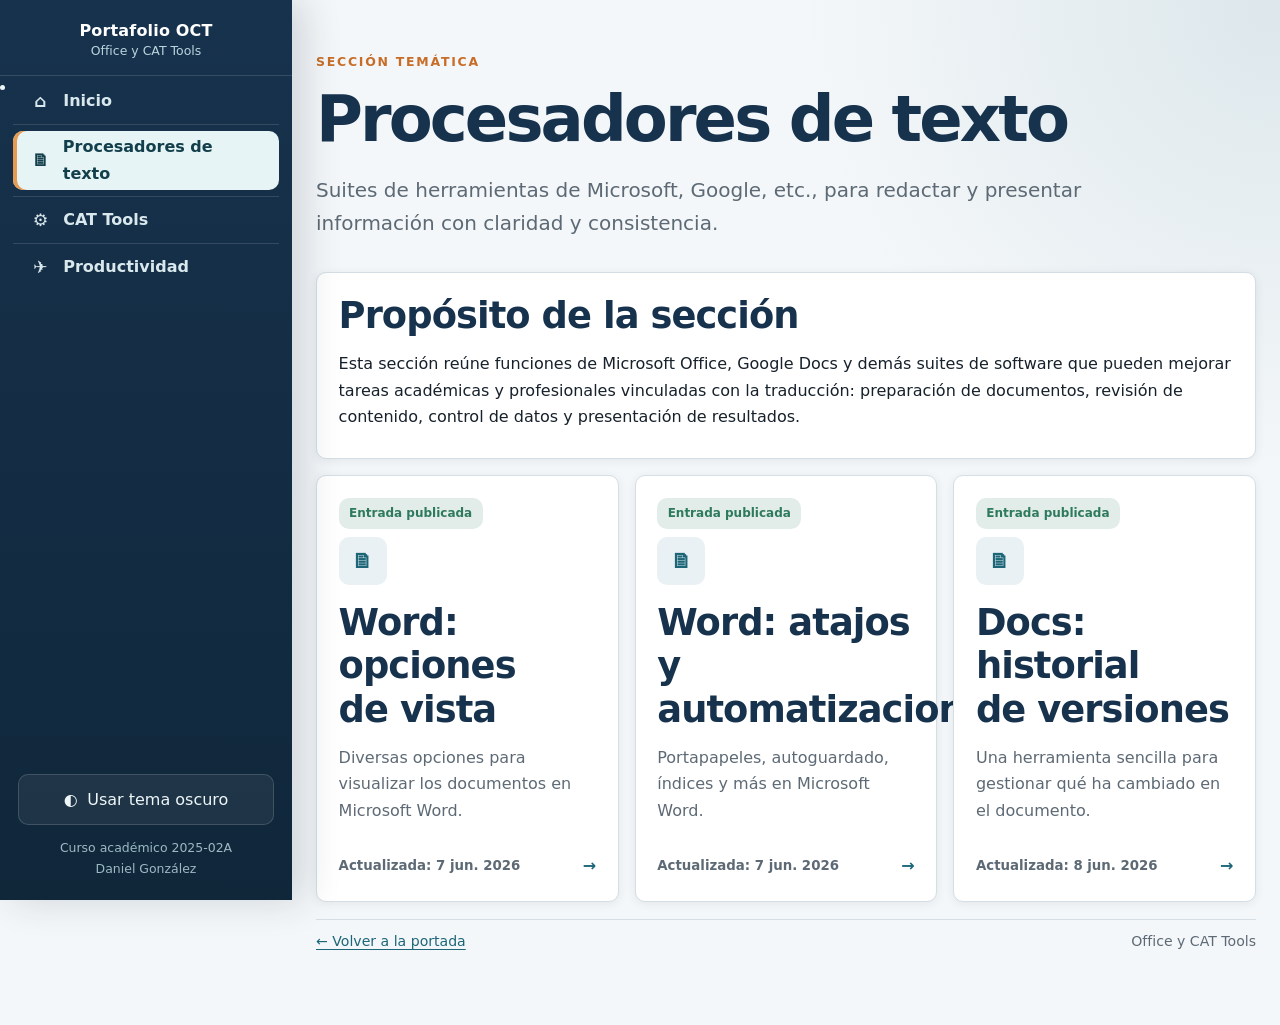
<file: entradas/office/office.html>
<!DOCTYPE html>
<html lang="es">
<head>
    <meta charset="UTF-8">
    <meta name="viewport" content="width=device-width, initial-scale=1.0">
    <meta name="description" content="Entradas del portafolio dedicadas a Microsoft Office.">
    <meta name="theme-color" content="#17324d">
    <title>Procesadores de texto | Portafolio OCT</title>
    <link rel="icon" href="../../img/favicon.svg" type="image/svg+xml">
    <link rel="stylesheet" href="../../styles.css">
</head>
<body data-root="../../" data-page="office">
    <a class="skip-link" href="#contenido">Saltar al contenido</a>
    <div id="sidebar-container"></div>
    <div class="site-shell">
        <div class="mobile-bar">
            <button id="open-btn" class="icon-btn menu-button" type="button" aria-label="Abrir menú">☰</button>
            <div class="mobile-bar__title"><strong>Procesadores de texto</strong><span>Portafolio OCT</span></div>
            <span aria-hidden="true">W</span>
        </div>
        <main id="contenido" class="main-content">
            <header class="page-header">
                <p class="eyebrow">Sección temática</p>
                <h1>Procesadores de texto</h1>
                <p class="lead">Suites de herramientas de Microsoft, Google, etc., para redactar y presentar información con claridad y consistencia.</p>
            </header>

            <div class="content-panel" style="margin-bottom: 16px">
                <h2>Propósito de la sección</h2>
                <p>Esta sección reúne funciones de Microsoft Office, Google Docs y demás suites de software que pueden mejorar tareas académicas y profesionales vinculadas con la traducción: preparación de documentos, revisión de contenido, control de datos y presentación de resultados.</p>
            </div>

            

            <section class="card-grid" aria-label="Entradas de Microsoft Office">
                <a class="card card--link" href="word-vista.html" data-entry-card>
                    <span class="badge badge--published">Entrada publicada</span>
                    <div class="card__icon" aria-hidden="true">🗎</div>
                    <h2>Word: opciones de vista</h2>
                    <p>Diversas opciones para visualizar los documentos en Microsoft Word.</p>
                    <div class="card__footer"><small>Actualizada: 7 jun. 2026</small><span aria-hidden="true">→</span></div>
                </a>
                <a class="card card--link" href="word-atajos.html" data-entry-card>
                    <span class="badge badge--published">Entrada publicada</span>
                    <div class="card__icon" aria-hidden="true">🗎</div>
                    <h2>Word: atajos y automatizaciones</h2>
                    <p>Portapapeles, autoguardado, índices y más en Microsoft Word.</p>
                    <div class="card__footer"><small>Actualizada: 7 jun. 2026</small><span aria-hidden="true">→</span></div>
                </a>
                <a class="card card--link" href="docs-versiones.html" data-entry-card>
                    <span class="badge badge--published">Entrada publicada</span>
                    <div class="card__icon" aria-hidden="true">🗎</div>
                    <h2>Docs: historial de versiones</h2>
                    <p>Una herramienta sencilla para gestionar qué ha cambiado en el documento.</p>
                    <div class="card__footer"><small>Actualizada: 8 jun. 2026</small><span aria-hidden="true">→</span></div>
                </a>
            </section>

            <footer class="footer"><div class="footer__inner"><a href="../../index.html">← Volver a la portada</a><span>Office y CAT Tools</span></div></footer>
        </main>
    </div>
    <script src="../../script.js"></script>
</body>
</html>
</file>
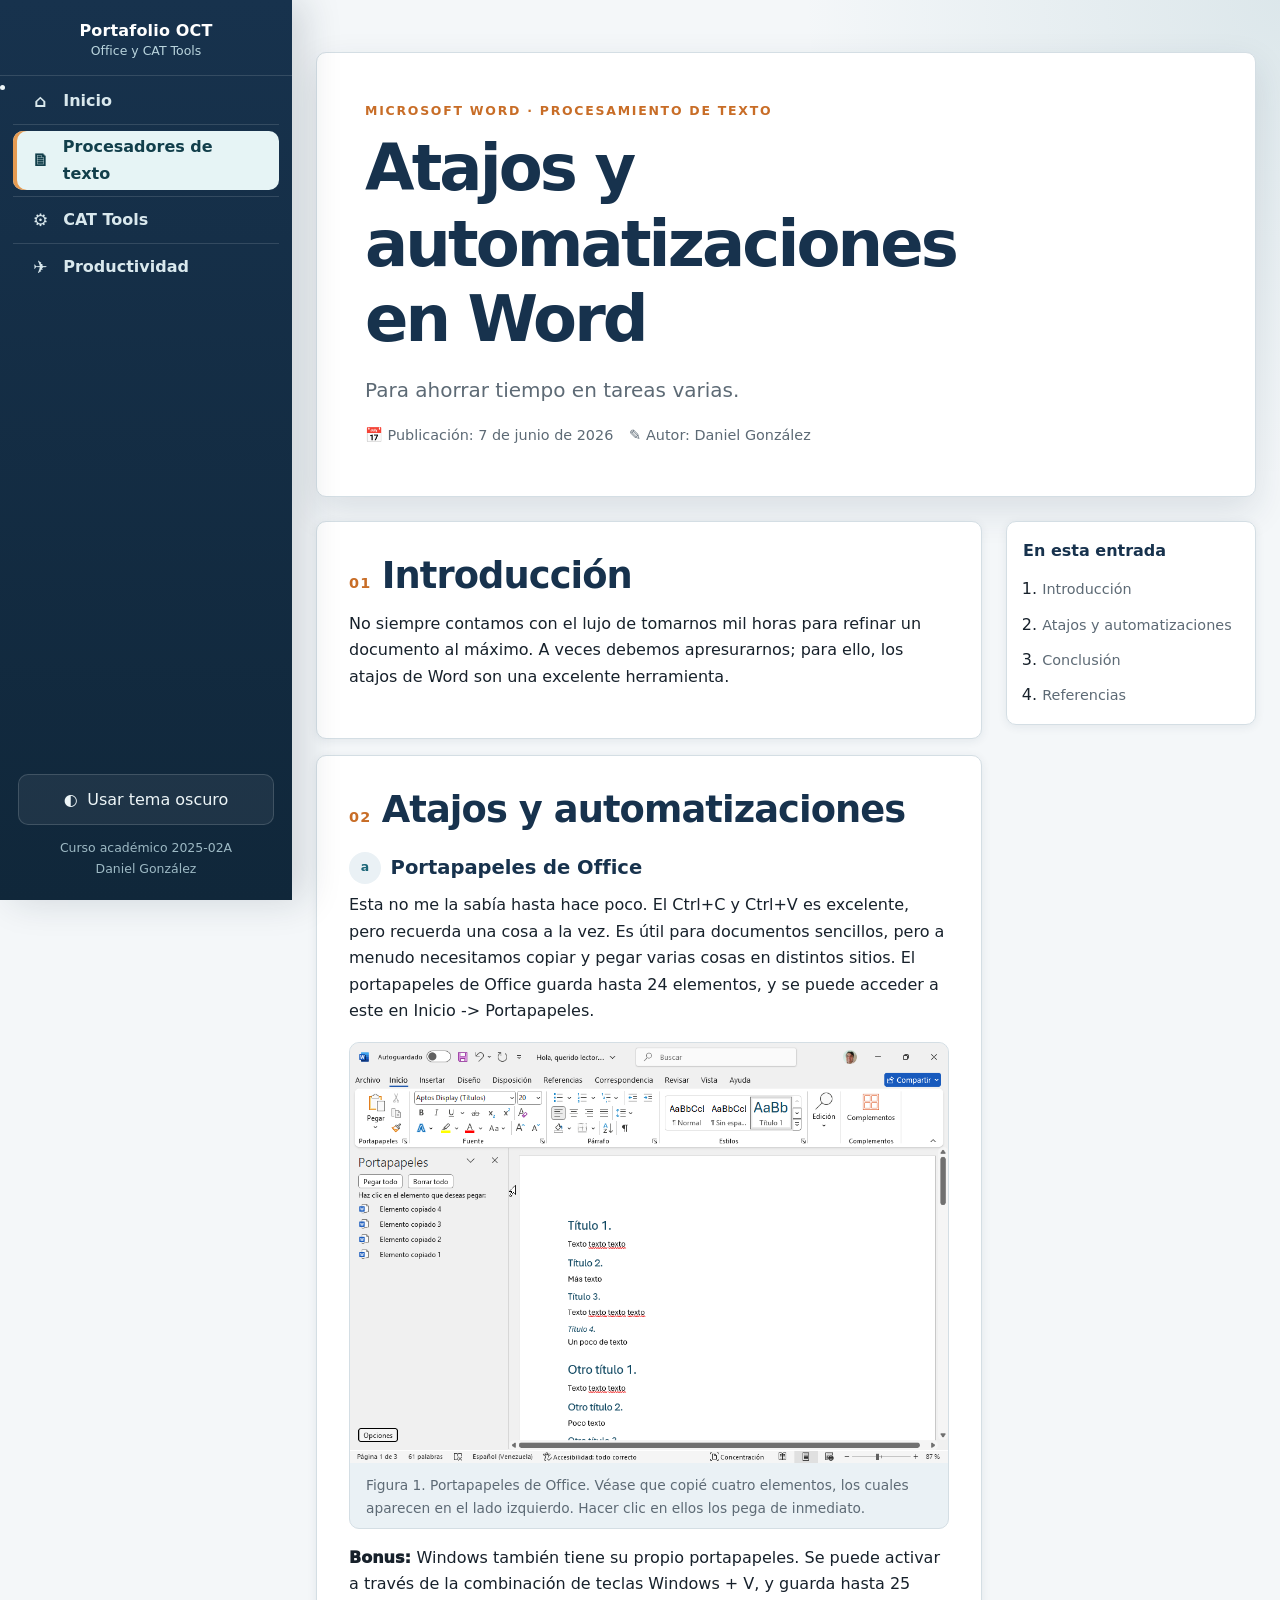
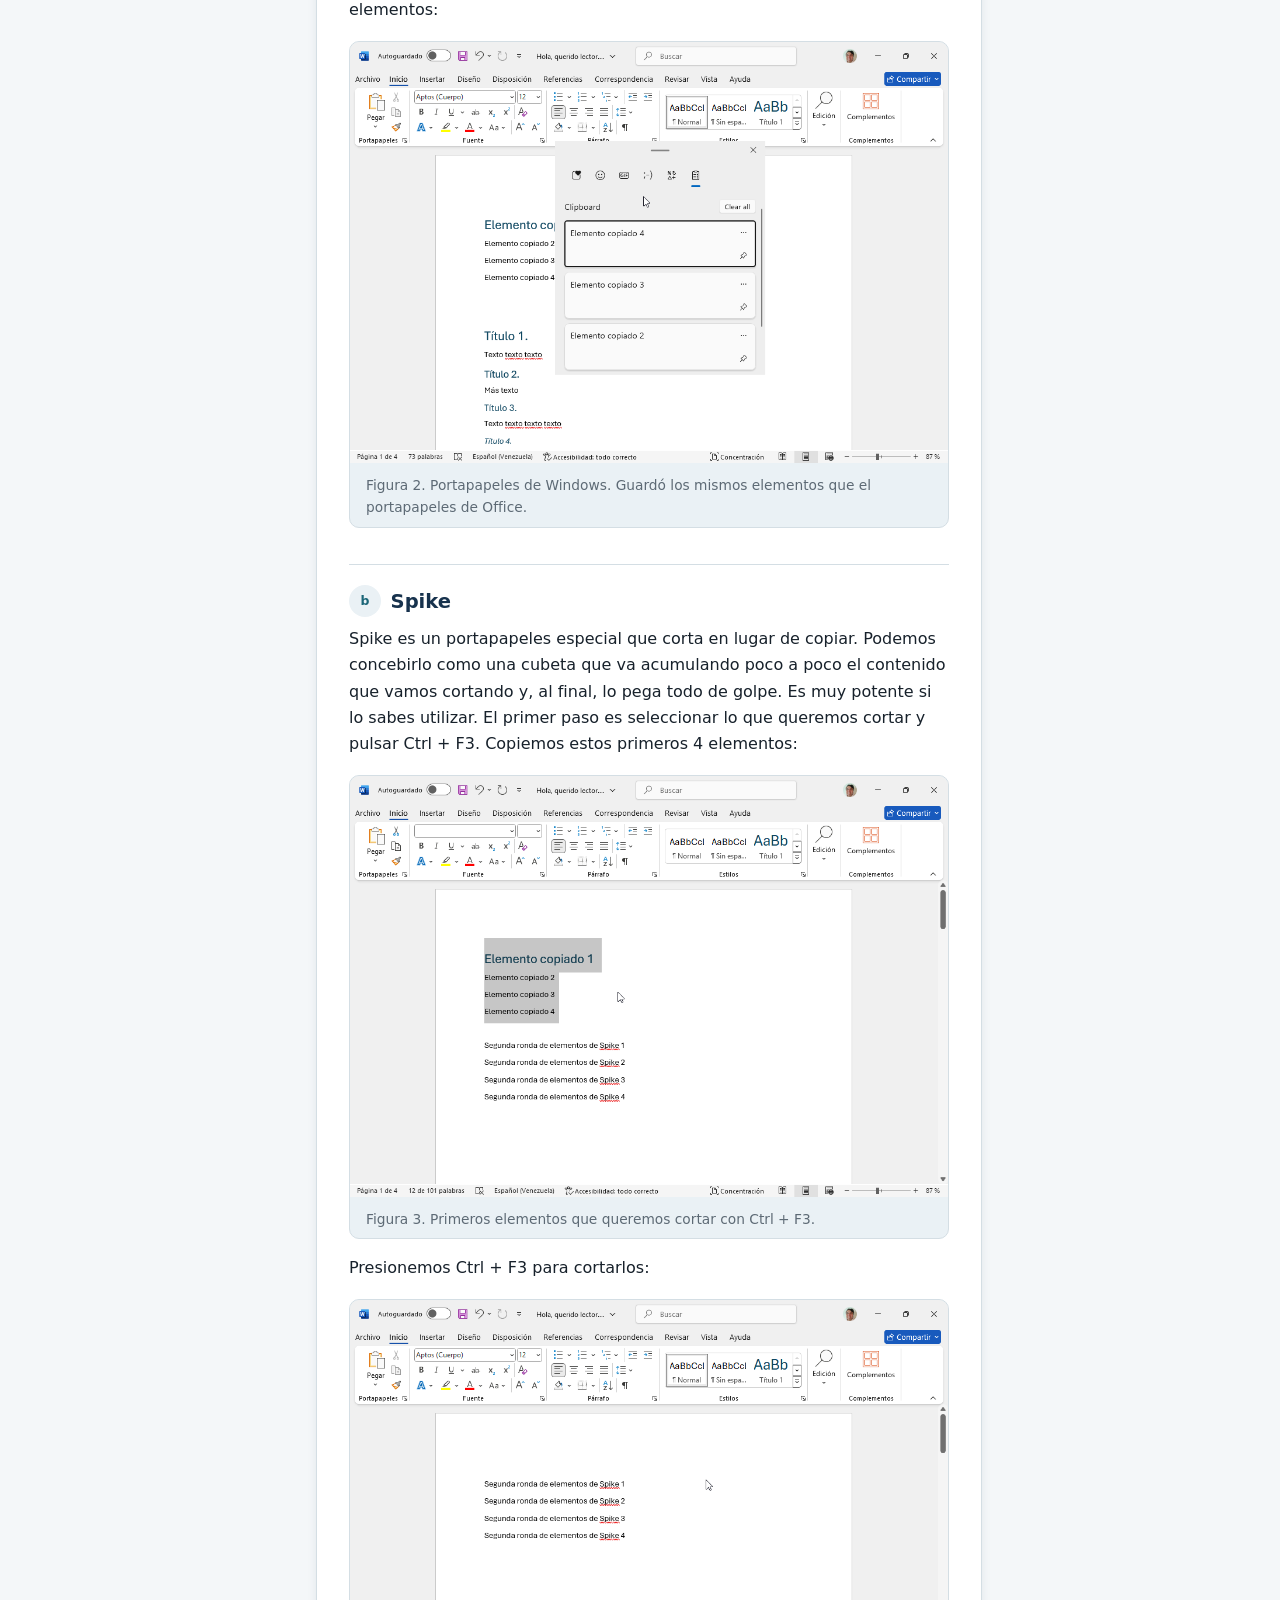
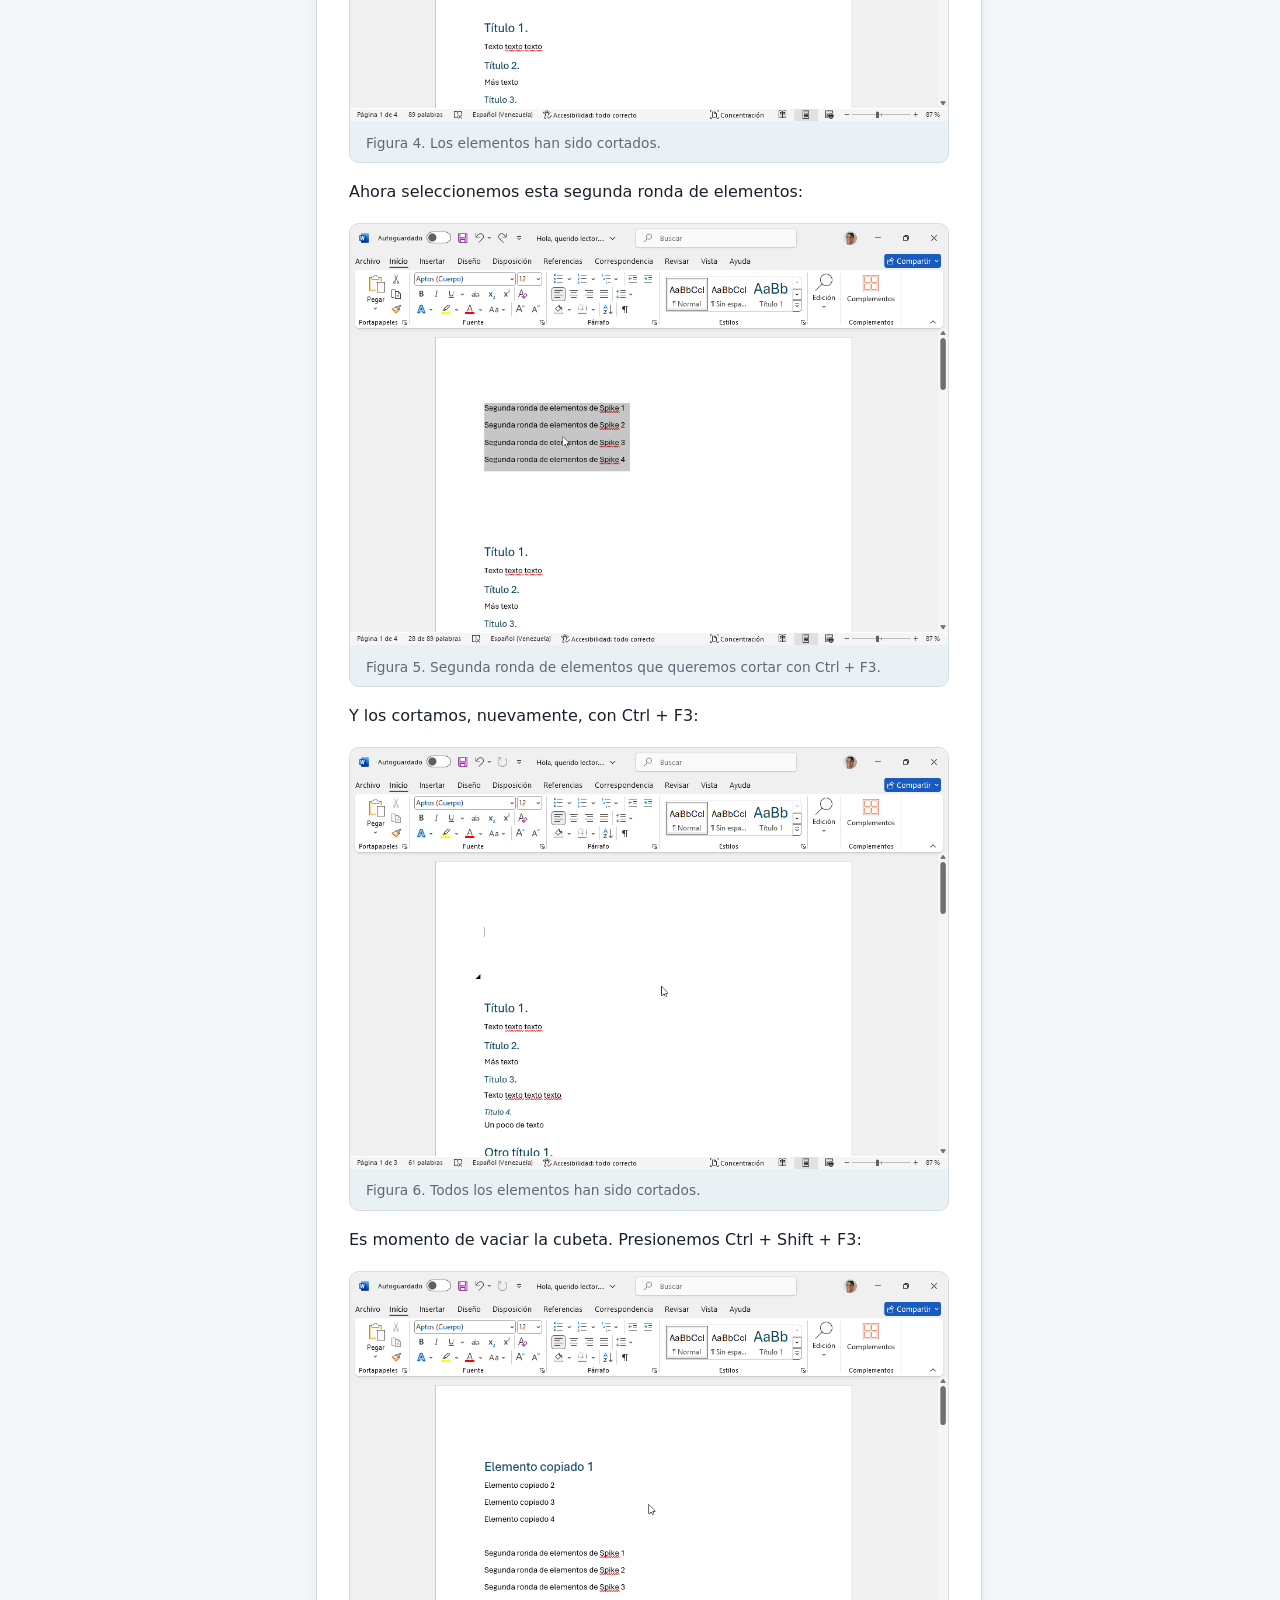
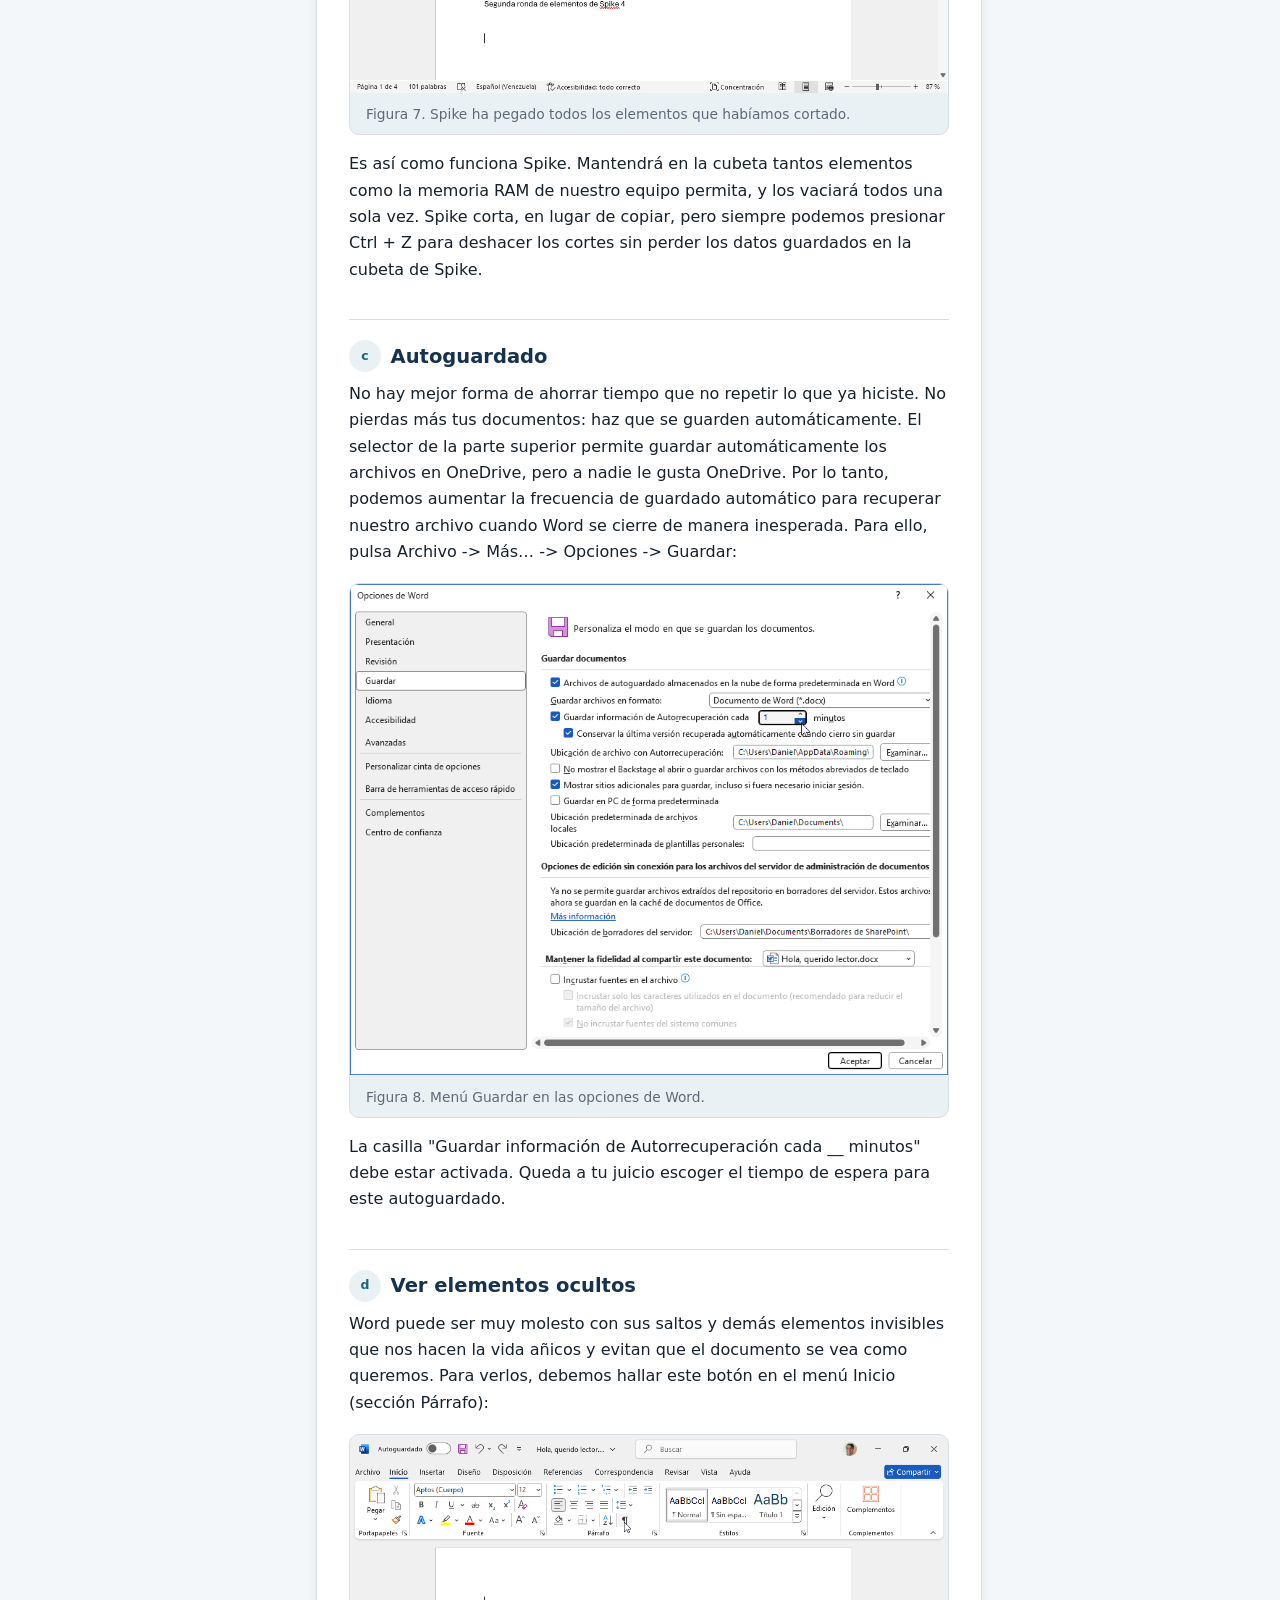
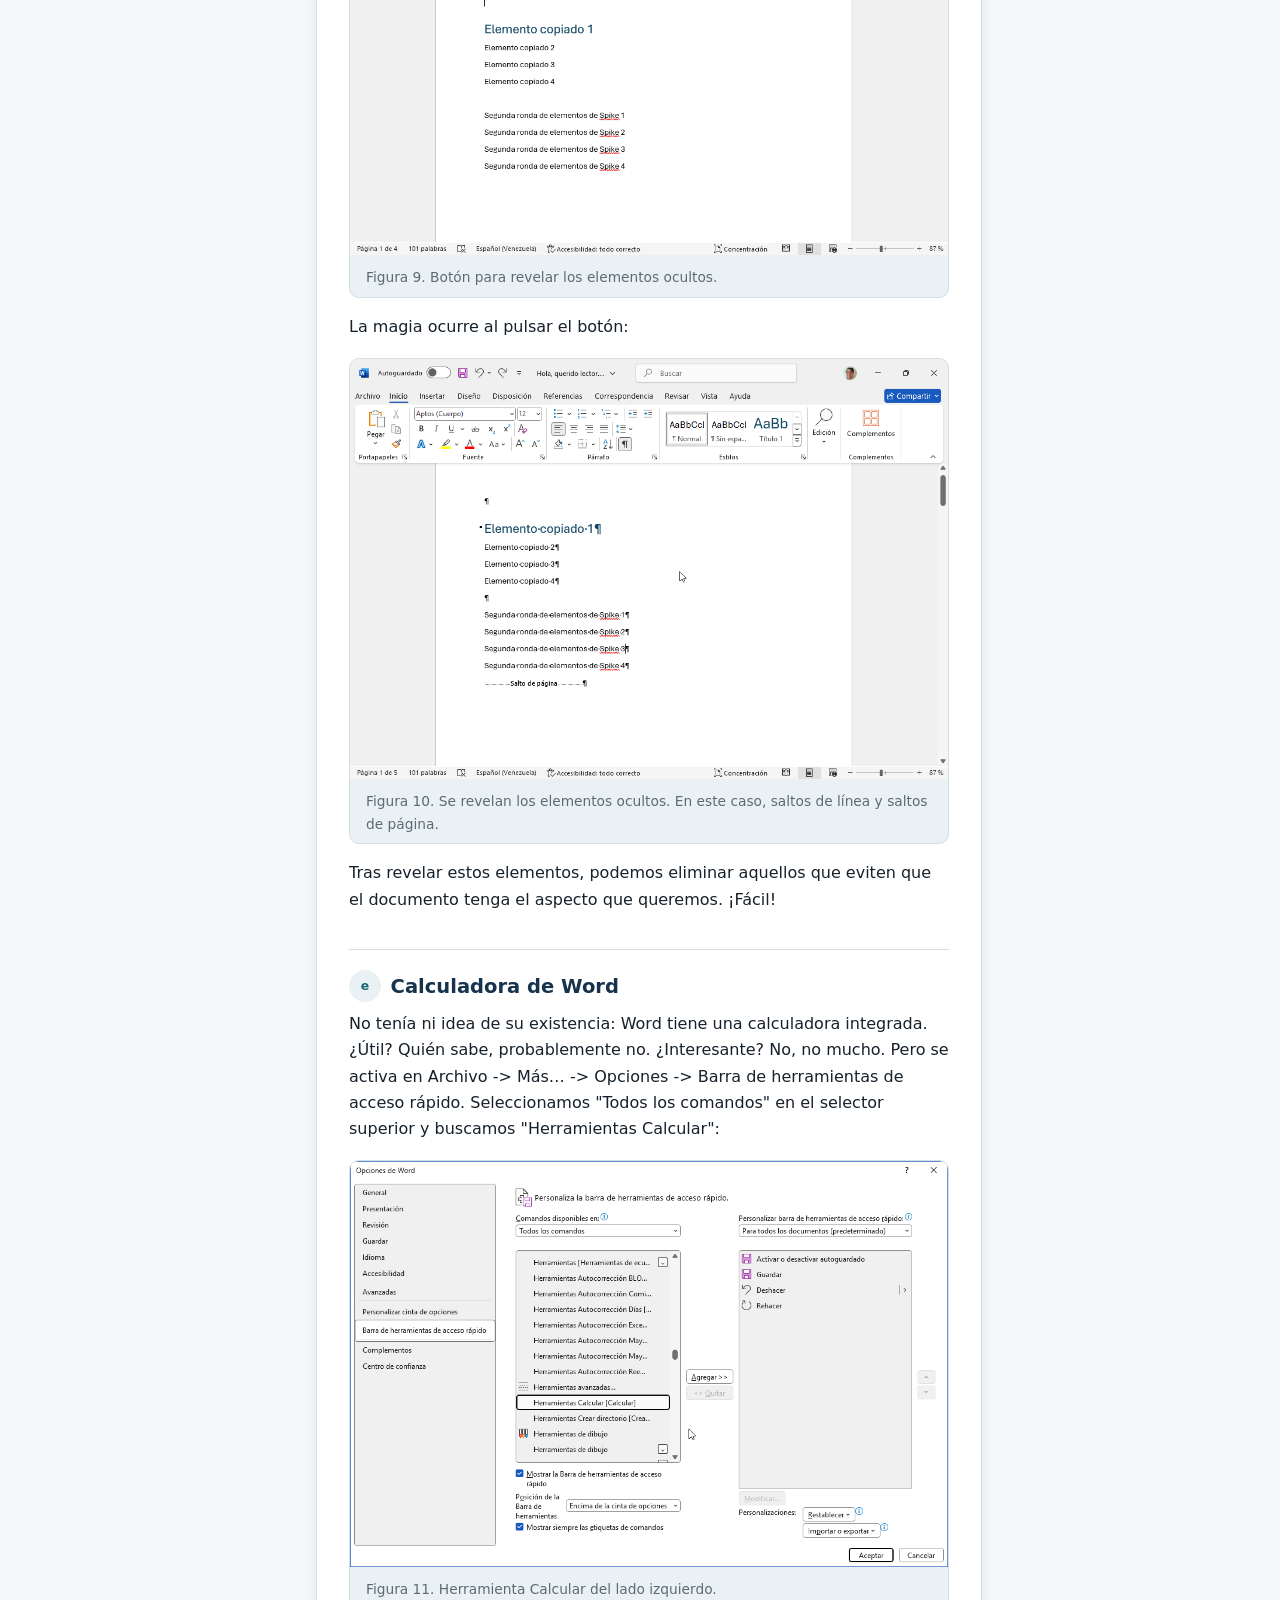
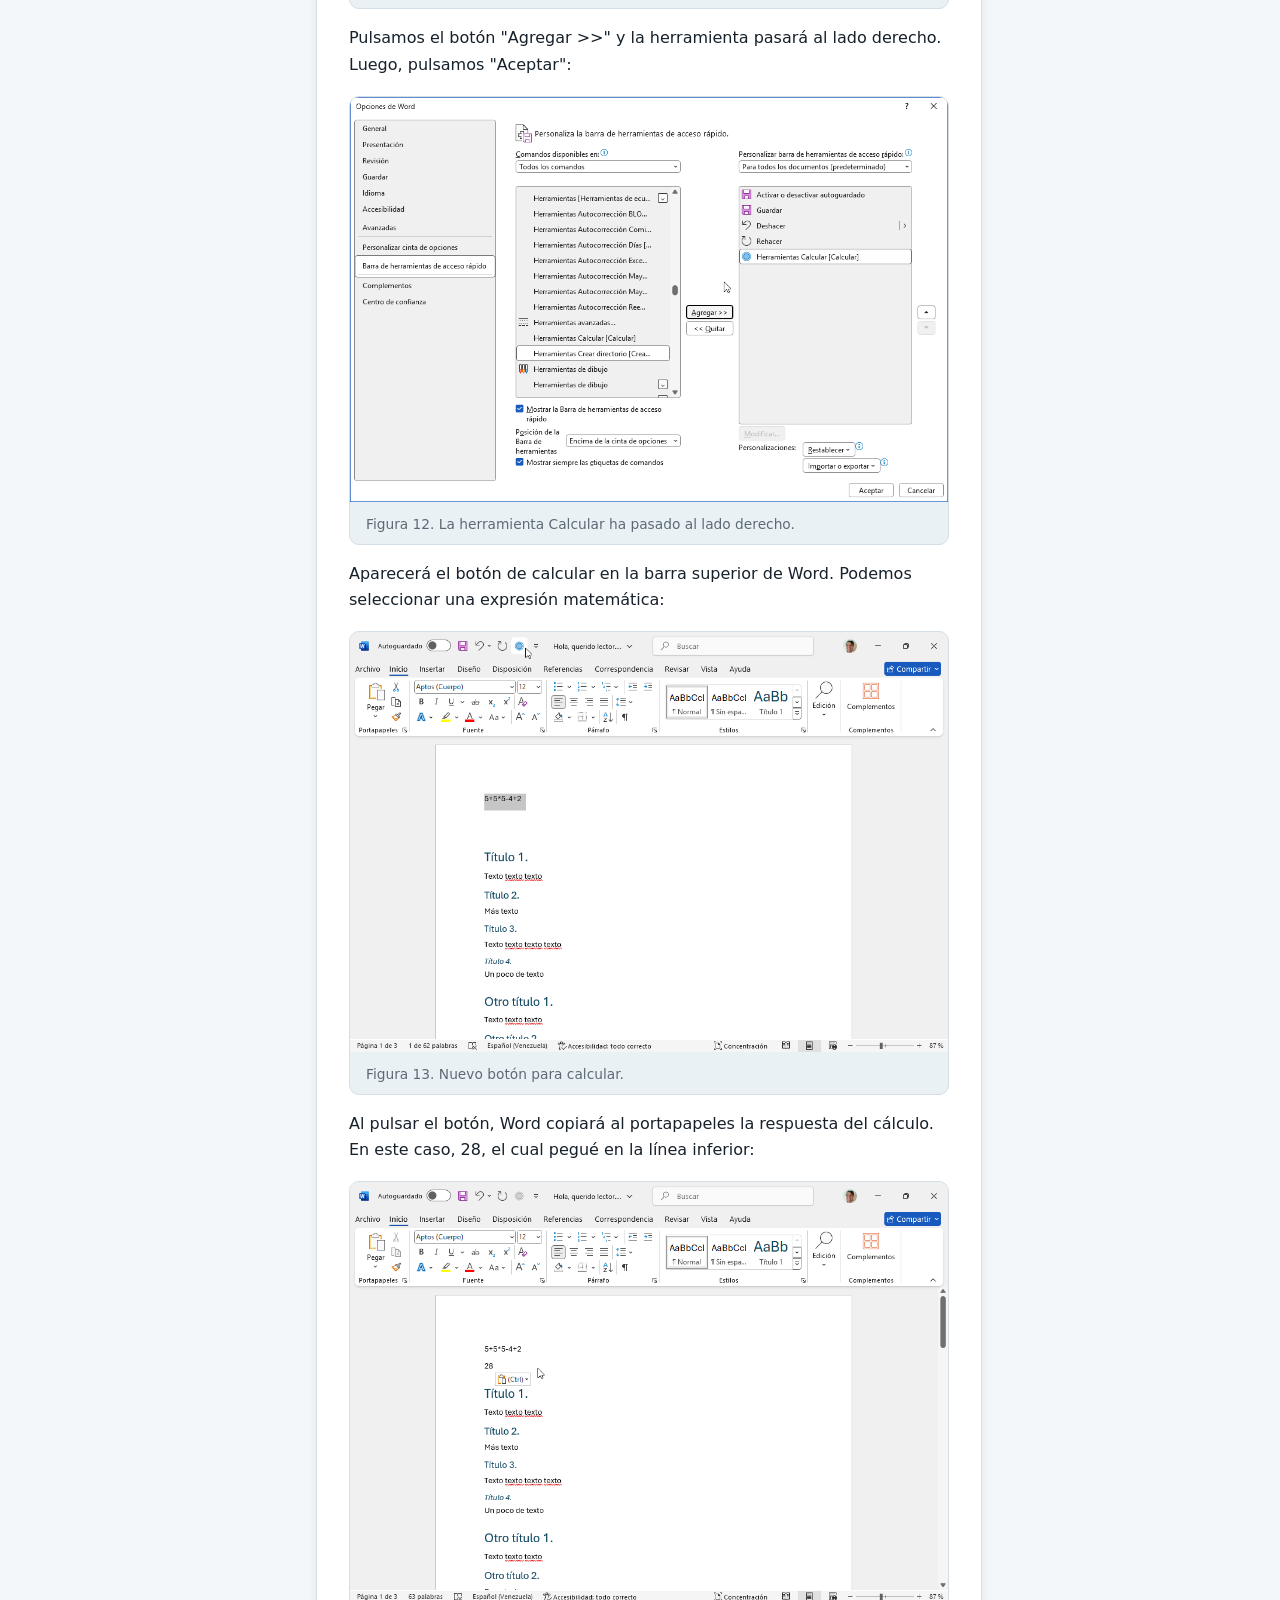
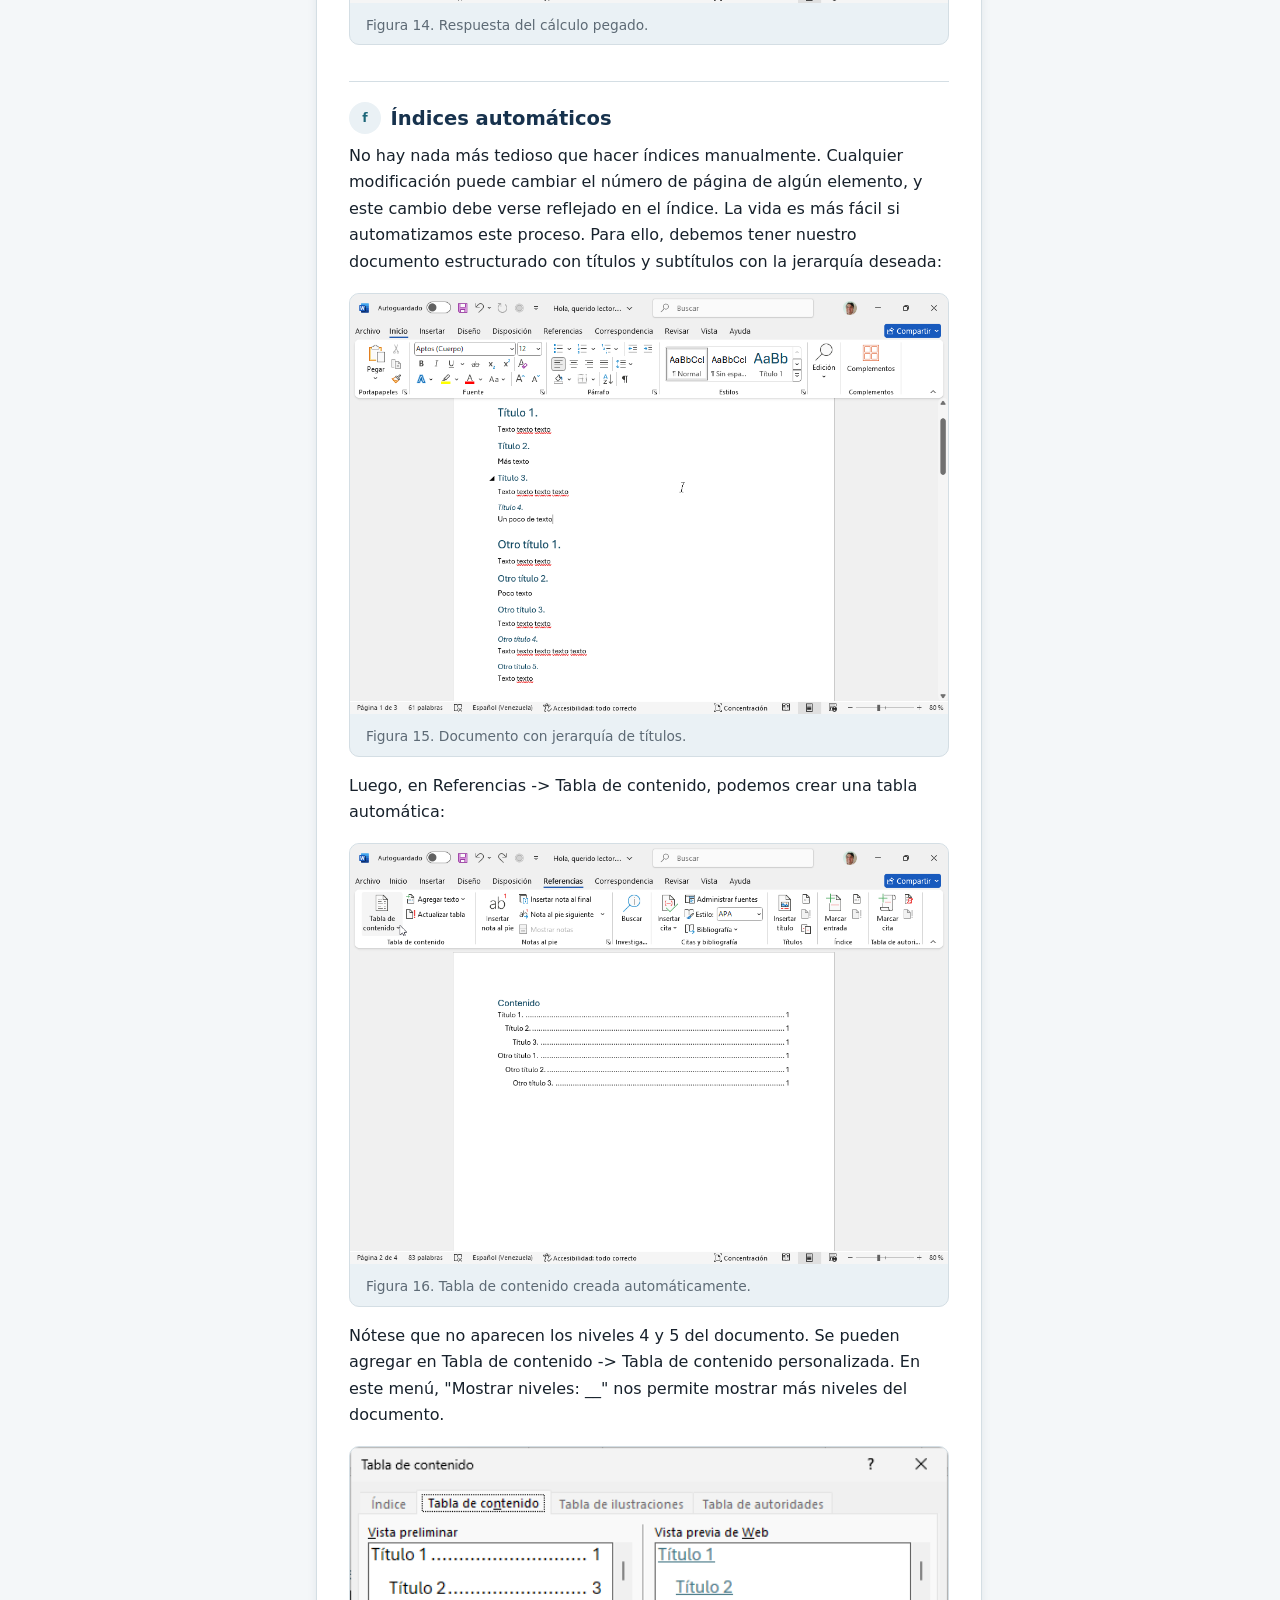
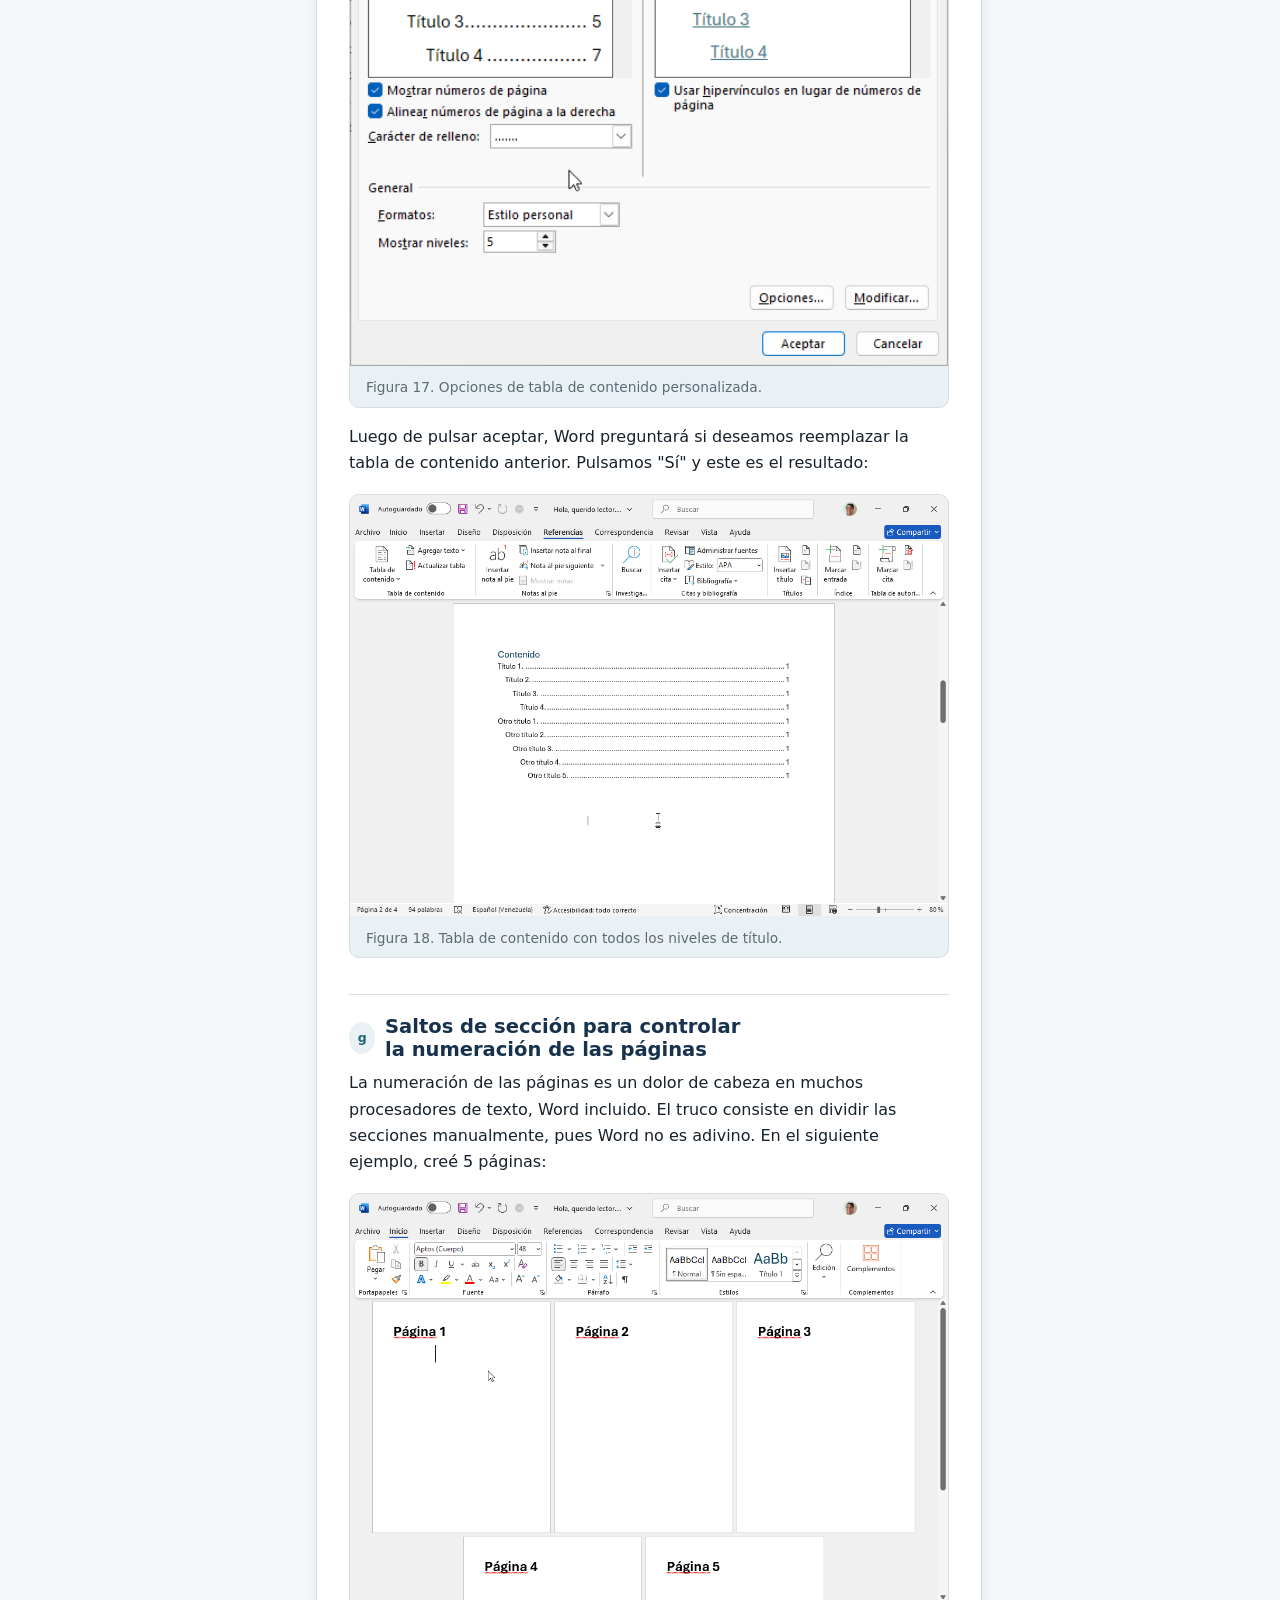
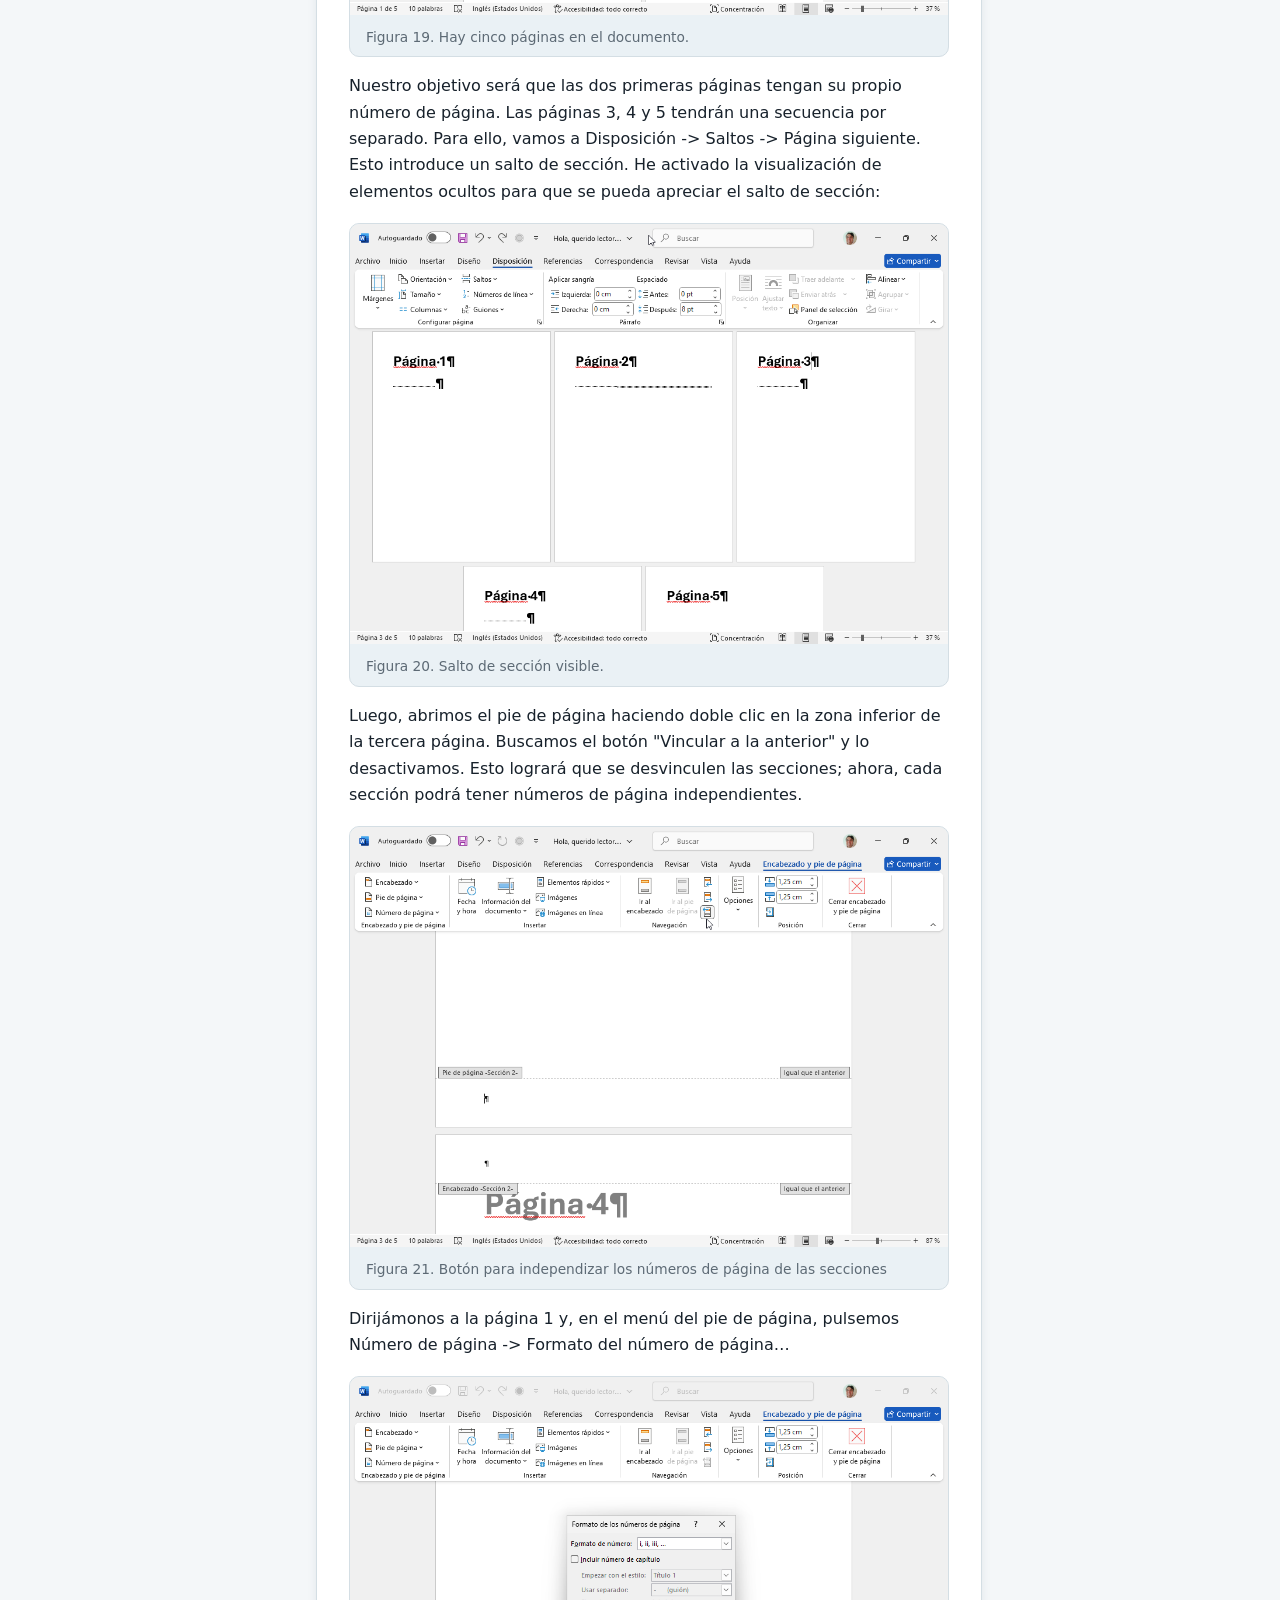
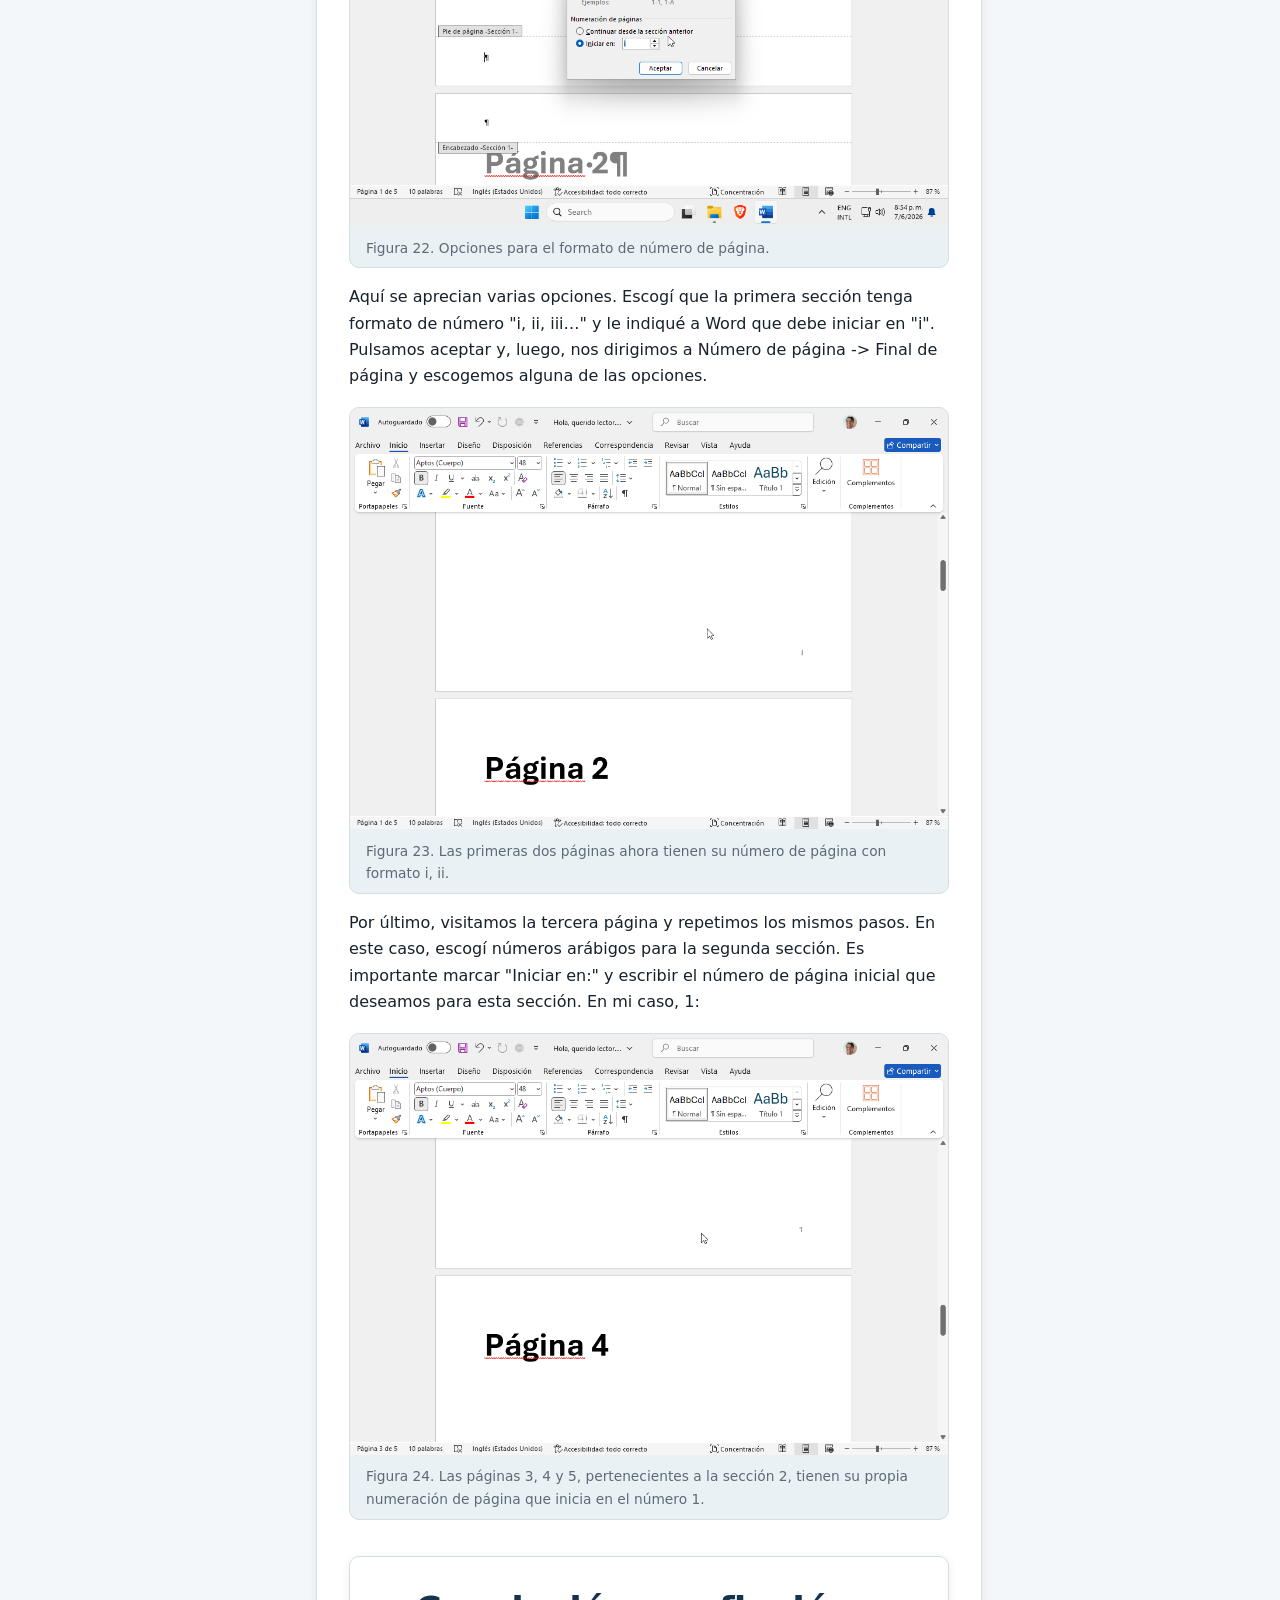
<file: entradas/office/word-atajos.html>
<!DOCTYPE html>
<html lang="es">
<head>
    <meta charset="UTF-8">
    <meta name="viewport" content="width=device-width, initial-scale=1.0">
    <meta name="theme-color" content="#17324d">
    <title>Word: atajos y automatizaciones | Portafolio OCT</title>
    <link rel="icon" href="../../img/favicon.svg" type="image/svg+xml">
    <link rel="stylesheet" href="../../styles.css">
</head>
<body data-root="../../" data-page="office">
    <a class="skip-link" href="#contenido">Saltar al contenido</a>
    <div class="reading-progress" aria-hidden="true"><span></span></div>
    <div id="sidebar-container"></div>
    <div class="site-shell">
        <div class="mobile-bar">
            <button id="open-btn" class="icon-btn menu-button" type="button" aria-label="Abrir menú">☰</button>
            <div class="mobile-bar__title"><strong>Microsoft Word</strong><span>Entrada del portafolio</span></div>
            <span aria-hidden="true">W</span>
        </div>
        <main id="contenido" class="main-content">
            <header class="entry-header">
                <p class="eyebrow">Microsoft Word · Procesamiento de texto</p>
                <h1>Atajos y automatizaciones en Word</h1>
                <p class="lead">Para ahorrar tiempo en tareas varias.</p>
                <div class="entry-meta">
                    <span>📅 Publicación: 7 de junio de 2026</span>
                    <span>✎ Autor: Daniel González</span>
                </div>
            </header>

            <div class="entry-layout">
                <article class="entry-body">
                    <section id="introduccion">
                        <h2><span class="section-number">01</span> Introducción</h2>
                        <p>No siempre contamos con el lujo de tomarnos mil horas para refinar un documento al máximo.
                            A veces debemos apresurarnos; para ello, los atajos de Word son una excelente herramienta.
                        </p>
                    </section>

                    <section id="atajos">
                        <h2><span class="section-number">02</span>Atajos y automatizaciones</h2>

                        <div class="feature-step">
                            <h3><span class="step-badge">a</span>Portapapeles de Office</h3>
                            <p>Esta no me la sabía hasta hace poco. El Ctrl+C y Ctrl+V es excelente, pero recuerda una cosa a la vez.
                            Es útil para documentos sencillos, pero a menudo necesitamos copiar y pegar varias cosas en distintos sitios.
                            El portapapeles de Office guarda hasta 24 elementos, y se puede acceder a este en Inicio -> Portapapeles.
                            </p>
                            <figure class="screenshot">
                                <img src="img/Portapapeles 1.png">
                                <figcaption>Figura 1. Portapapeles de Office. Véase que copié cuatro elementos, los cuales aparecen en el lado izquierdo. Hacer clic en ellos los pega de inmediato.</figcaption>
                            </figure>
                            <p><span style="font-weight:1000">Bonus: </span>Windows también tiene su propio portapapeles. Se puede activar
                            a través de la combinación de teclas Windows + V, y guarda hasta 25 elementos:</p>
                            <figure class="screenshot">
                                <img src="img/Portapapeles 2.png">
                                <figcaption>Figura 2. Portapapeles de Windows. Guardó los mismos elementos que el portapapeles de Office.</figcaption>
                            </figure>
                        </div>

                        <div class="feature-step">
                            <h3><span class="step-badge">b</span>Spike</h3>
                            <p>Spike es un portapapeles especial que corta en lugar de copiar. Podemos concebirlo como una cubeta que va acumulando poco a poco
                                el contenido que vamos cortando y, al final, lo pega todo de golpe. Es muy potente si lo sabes utilizar.
                                El primer paso es seleccionar lo que queremos cortar y pulsar Ctrl + F3. Copiemos estos primeros 4 elementos:
                            </p>
                            <figure class="screenshot">
                                <img src="img/Spike 1.png">
                                <figcaption>Figura 3. Primeros elementos que queremos cortar con Ctrl + F3.</figcaption>
                            </figure>
                            <p>Presionemos Ctrl + F3 para cortarlos:</p>
                            <figure class="screenshot">
                                <img src="img/Spike 2.png">
                                <figcaption>Figura 4. Los elementos han sido cortados.</figcaption>
                            </figure>
                            <p>Ahora seleccionemos esta segunda ronda de elementos:</p>
                            <figure class="screenshot">
                                <img src="img/Spike 3.png">
                                <figcaption>Figura 5. Segunda ronda de elementos que queremos cortar con Ctrl + F3.</figcaption>
                            </figure>
                            <p>Y los cortamos, nuevamente, con Ctrl + F3:</p>
                            <figure class="screenshot">
                                <img src="img/Spike 4.png">
                                <figcaption>Figura 6. Todos los elementos han sido cortados.</figcaption>
                            </figure>
                            <p>Es momento de vaciar la cubeta. Presionemos Ctrl + Shift + F3:</p>
                            <figure class="screenshot">
                                <img src="img/Spike 5.png">
                                <figcaption>Figura 7. Spike ha pegado todos los elementos que habíamos cortado.</figcaption>
                            </figure>
                        <p>Es así como funciona Spike. Mantendrá en la cubeta tantos elementos como la memoria RAM de nuestro equipo permita,
                            y los vaciará todos una sola vez. Spike corta, en lugar de copiar, pero siempre podemos presionar Ctrl + Z para deshacer los cortes
                            sin perder los datos guardados en la cubeta de Spike.</p>
                        </div>

                        <div class="feature-step">
                            <h3><span class="step-badge">c</span>Autoguardado</h3>
                            <p>No hay mejor forma de ahorrar tiempo que no repetir lo que ya hiciste. No pierdas más tus documentos: haz que se guarden automáticamente. El selector de la parte superior
                                permite guardar automáticamente los archivos en OneDrive, pero a nadie le gusta OneDrive. Por lo tanto, podemos
                                aumentar la frecuencia de guardado automático para recuperar nuestro archivo cuando Word se cierre
                                de manera inesperada. Para ello, pulsa Archivo -> Más… -> Opciones -> Guardar:
                            </p>
                            <figure class="screenshot">
                                <img src="img/Autoguardado 1.png">
                                <figcaption>Figura 8. Menú Guardar en las opciones de Word.</figcaption>
                            </figure>
                            <p>La casilla "Guardar información de Autorrecuperación cada __ minutos" debe estar activada. Queda a tu juicio
                                escoger el tiempo de espera para este autoguardado. 
                            </p>
                        </div>

                        <div class="feature-step">
                            <h3><span class="step-badge">d</span>Ver elementos ocultos</h3>
                            <p>Word puede ser muy molesto con sus saltos y demás elementos invisibles que nos hacen la vida añicos y evitan
                                que el documento se vea como queremos. Para verlos, debemos hallar este botón en el menú Inicio (sección Párrafo):</p>
                            <figure class="screenshot">
                                <img src="img/Oculto 1.png">
                                <figcaption>Figura 9. Botón para revelar los elementos ocultos.</figcaption>
                            </figure>
                            <p>La magia ocurre al pulsar el botón:</p>
                            <figure class="screenshot">
                                <img src="img/Oculto 2.png">
                                <figcaption>Figura 10. Se revelan los elementos ocultos. En este caso, saltos de línea y saltos de página.</figcaption>
                            </figure>
                            <p>Tras revelar estos elementos, podemos eliminar aquellos que eviten que el documento tenga el aspecto que queremos. ¡Fácil!</p>
                        </div>

                        <div class="feature-step">
                            <h3><span class="step-badge">e</span>Calculadora de Word</h3>
                            <p>No tenía ni idea de su existencia: Word tiene una calculadora integrada. ¿Útil? Quién sabe, probablemente no. ¿Interesante?
                                No, no mucho. Pero se activa en Archivo -> Más… -> Opciones -> Barra de herramientas de acceso rápido. Seleccionamos "Todos los comandos" en el selector superior y buscamos "Herramientas Calcular":</p>
                            <figure class="screenshot">
                                <img src="img/Calcular 1.png">
                                <figcaption>Figura 11. Herramienta Calcular del lado izquierdo.</figcaption>
                            </figure>
                            <p>Pulsamos el botón "Agregar >>" y la herramienta pasará al lado derecho. Luego, pulsamos "Aceptar":</p>
                            <figure class="screenshot">
                                <img src="img/Calcular 2.png">
                                <figcaption>Figura 12. La herramienta Calcular ha pasado al lado derecho.</figure>
                            </figure>
                            <p>Aparecerá el botón de calcular en la barra superior de Word. Podemos seleccionar una expresión matemática:</p>
                            <figure class="screenshot">
                                <img src="img/Calcular 3.png">
                                <figcaption>Figura 13. Nuevo botón para calcular.</figure>
                            </figure>
                            <p>Al pulsar el botón, Word copiará al portapapeles la respuesta del cálculo. En este caso, 28, el cual pegué en la línea inferior:</p>
                            <figure class="screenshot">
                                <img src="img/Calcular 4.png">
                                <figcaption>Figura 14. Respuesta del cálculo pegado.</figure>
                            </figure>
                        </div>
                        
                        <div class="feature-step">
                            <h3><span class="step-badge">f</span>Índices automáticos</h3>
                            <p>No hay nada más tedioso que hacer índices manualmente. Cualquier modificación puede cambiar el número de página de algún elemento, y este cambio debe verse reflejado en el índice.
                               La vida es más fácil si automatizamos este proceso. Para ello, debemos tener nuestro documento estructurado con títulos y subtítulos
                               con la jerarquía deseada:</p>
                            <figure class="screenshot">
                                <img src="img/Indice 1.png">
                                <figcaption>Figura 15. Documento con jerarquía de títulos.</figcaption>
                            </figure>
                            <p>Luego, en Referencias -> Tabla de contenido, podemos crear una tabla automática:</p>
                            <figure class="screenshot">
                                <img src="img/Indice 2.png">
                                <figcaption>Figura 16. Tabla de contenido creada automáticamente.</figcaption>
                            </figure>
                            <p>Nótese que no aparecen los niveles 4 y 5 del documento. Se pueden agregar en Tabla de contenido -> Tabla de contenido personalizada. En este menú, "Mostrar niveles: __" nos permite
                                mostrar más niveles del documento.
                            </p>
                            <figure class="screenshot">
                                <img style="width: 800px" src="img/Indice 3.png">
                                <figcaption>Figura 17. Opciones de tabla de contenido personalizada.</figcaption>
                            </figure>
                            <p>Luego de pulsar aceptar, Word preguntará si deseamos reemplazar la tabla de contenido anterior. Pulsamos "Sí" y este es el resultado:
                            </p>
                            <figure class="screenshot">
                                <img src="img/Indice 4.png">
                                <figcaption>Figura 18. Tabla de contenido con todos los niveles de título.</figcaption>
                            </figure>
                        </div>

                        <div class="feature-step">
                            <h3><span class="step-badge">g</span>Saltos de sección para controlar la numeración de las páginas</h3>
                            <p>La numeración de las páginas es un dolor de cabeza en muchos procesadores de texto, Word incluido.
                               El truco consiste en dividir las secciones manualmente, pues Word no es adivino. En el siguiente ejemplo,
                               creé 5 páginas:
                            </p>
                            <figure class="screenshot">
                                <img src="img/Seccion 1.png">
                                <figcaption>Figura 19. Hay cinco páginas en el documento.</figcaption>
                            </figure>
                            <p>Nuestro objetivo será que las dos primeras páginas tengan su propio número de página. Las páginas 3, 4 y 5 tendrán una secuencia por separado.
                                Para ello, vamos a Disposición -> Saltos -> Página siguiente. Esto introduce un salto de sección. He activado la visualización de elementos ocultos
                                para que se pueda apreciar el salto de sección:
                            </p>
                                <figure class="screenshot">
                                <img src="img/Seccion 2.png">
                                <figcaption>Figura 20. Salto de sección visible.</figcaption>
                                </figure>
                                <p>Luego, abrimos el pie de página haciendo doble clic en la zona inferior de la tercera página. Buscamos el botón "Vincular a la anterior" y lo desactivamos.
                                    Esto logrará que se desvinculen las secciones; ahora, cada sección podrá tener números de página independientes.</p>
                                <figure class="screenshot">
                                <img src="img/Seccion 3.png">
                                <figcaption>Figura 21. Botón para independizar los números de página de las secciones</figcaption>
                                </figure>
                                <p>Dirijámonos a la página 1 y, en el menú del pie de página, pulsemos Número de página -> Formato del número de página…</p>
                                <figure class="screenshot">
                                <img src="img/Seccion 4.png">
                                <figcaption>Figura 22. Opciones para el formato de número de página.</figcaption>
                                </figure>
                                <p>Aquí se aprecian varias opciones. Escogí que la primera sección tenga formato de número "i, ii, iii…" y le indiqué a Word que debe iniciar en "i". Pulsamos aceptar y, luego,
                                    nos dirigimos a Número de página -> Final de página y escogemos alguna de las opciones.
                                </p>
                                <figure class="screenshot">
                                <img src="img/Seccion 5.png">
                                <figcaption>Figura 23. Las primeras dos páginas ahora tienen su número de página con formato i, ii.</figcaption>
                                </figure>
                                <p>Por último, visitamos la tercera página y repetimos los mismos pasos. En este caso, escogí números arábigos para la segunda sección. Es importante marcar "Iniciar en:" y escribir el número de página inicial que deseamos para esta sección. En mi caso, 1:
                                </p>
                                <figure class="screenshot">
                                <img src="img/Seccion 6.png">
                                <figcaption>Figura 24. Las páginas 3, 4 y 5, pertenecientes a la sección 2, tienen su propia numeración de página que inicia en el número 1.</figcaption>
                                </figure>
                        </div>

                    <section id="conclusion">
                        <h2><span class="section-number">03</span> Conclusión y reflexión</h2>
                        <p>¿A quién no le gusta que la vida sea un poco más sencilla?</p>
                        <p> Modificar el tiempo de autoguardado ahorrará más de un infarto; los índices automáticos, horas; saber manejar los números de página, dolores de cabeza. Se ahorra de todo aquí.</p>
                        <p>Quizá algunas herramientas, como la calculadora, no sean las más prácticas o útiles para un traductor. Sin embargo, descubrir el menú que la contiene significa descubrir cientos de opciones y herramientas que, sin duda,
                            llamarán la atención de más de uno.
                        <p>No se trata de dominar a la perfección Word, se trata de saber moverse entre sus opciones para automatizar procesos y disminuir la carga laboral.
                        </p>
                    </section>

                    <section id="referencias" class="references">
                        <h2><span class="section-number">04</span> Referencias</h2>
                        <ul>
                            <li>Jiménez, L. (25 de mayo de 2026). <em>Atajos en Microsoft Word.</em> Archivo PDF compartido en clase. Recuperado el 7 de junio de 2026.</li>
                            <li>Uso propio del software Microsoft Word, en su versión 2021 de 64 bits.</li>
                        </ul>
                    </section>
                </article>

                <aside class="entry-toc" aria-label="Contenido de la entrada">
                    <strong>En esta entrada</strong>
                    <ol>
                        <li><a href="#introduccion">Introducción</a></li>
                        <li><a href="#atajos">Atajos y automatizaciones</a></li>
                        <li><a href="#conclusion">Conclusión</a></li>
                        <li><a href="#referencias">Referencias</a></li>
                    </ol>
                </aside>
            </div>

            <footer class="footer"><div class="footer__inner"><a href="office.html">← Volver a Procesadores de texto</a><span>Última actualización: 7 de junio de 2026</span></div></footer>
        </main>
    </div>
    <script src="../../script.js"></script>
</body>
</html>
</file>
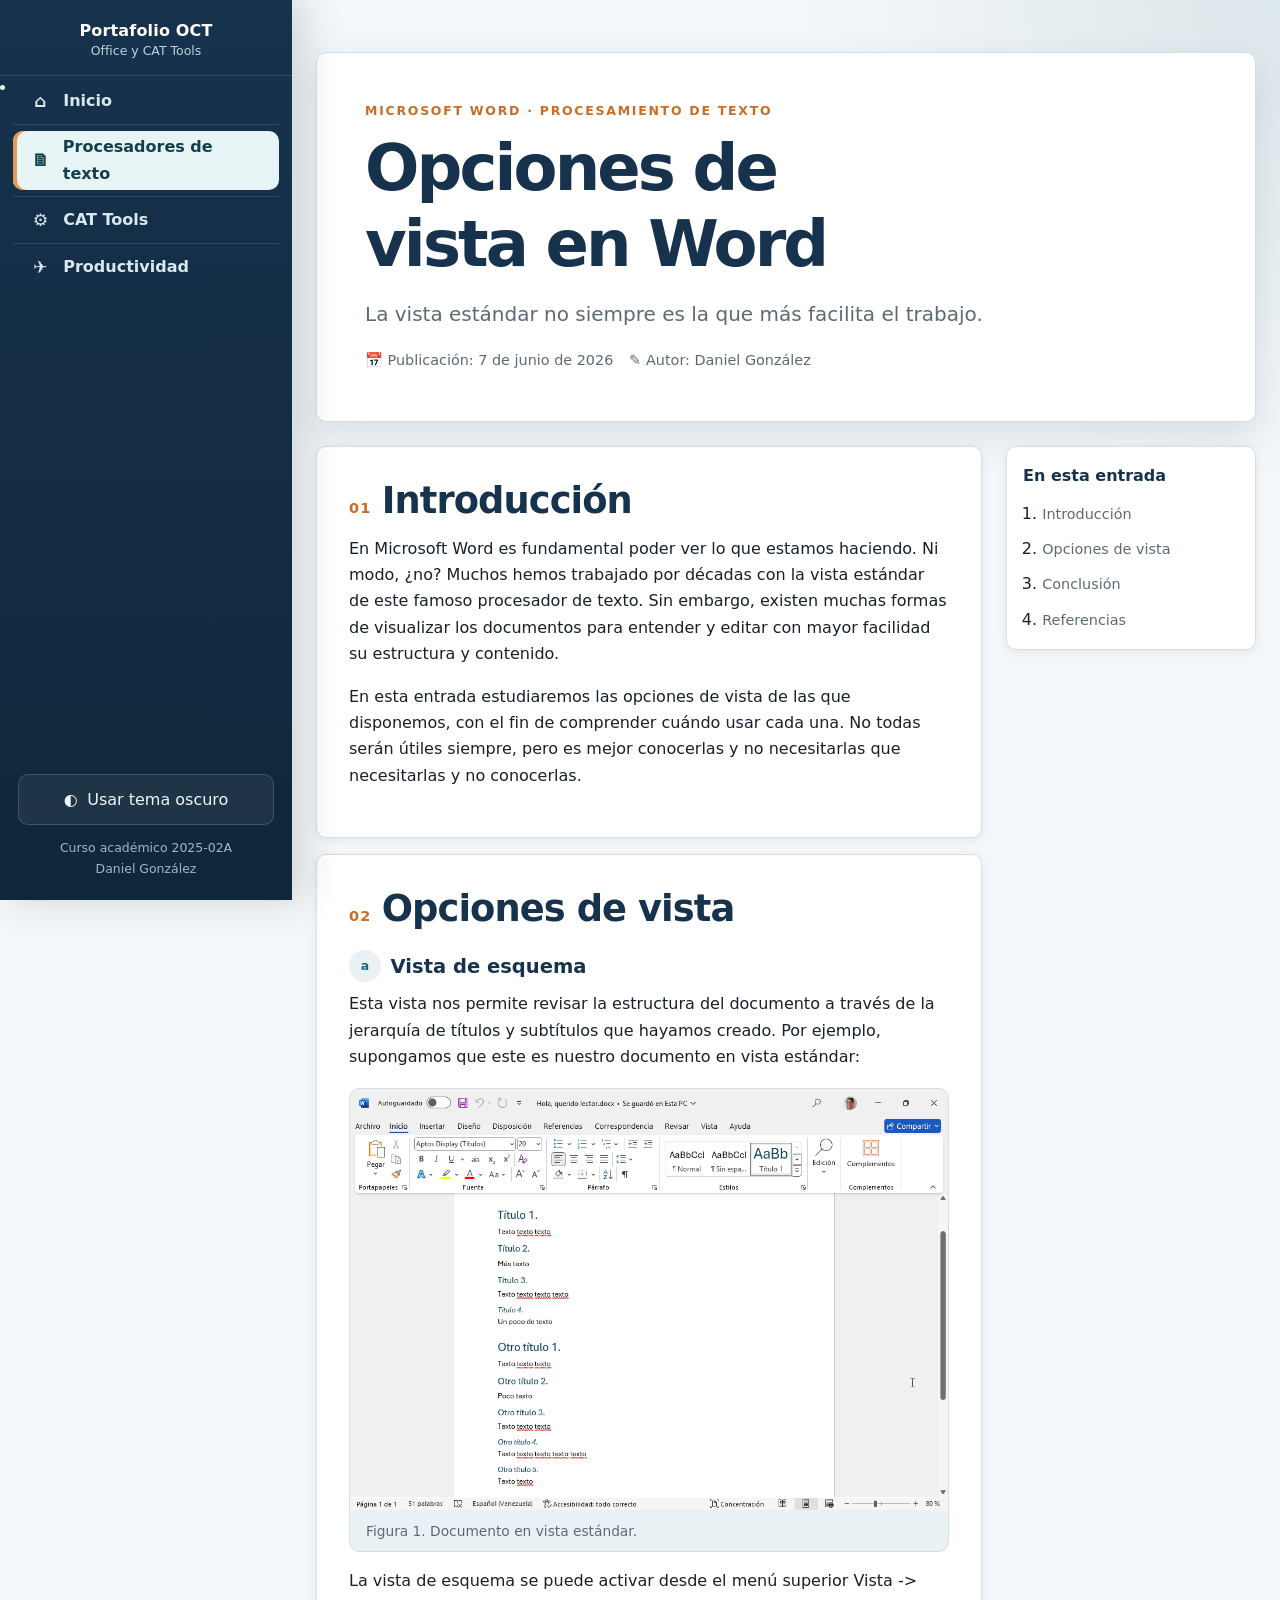
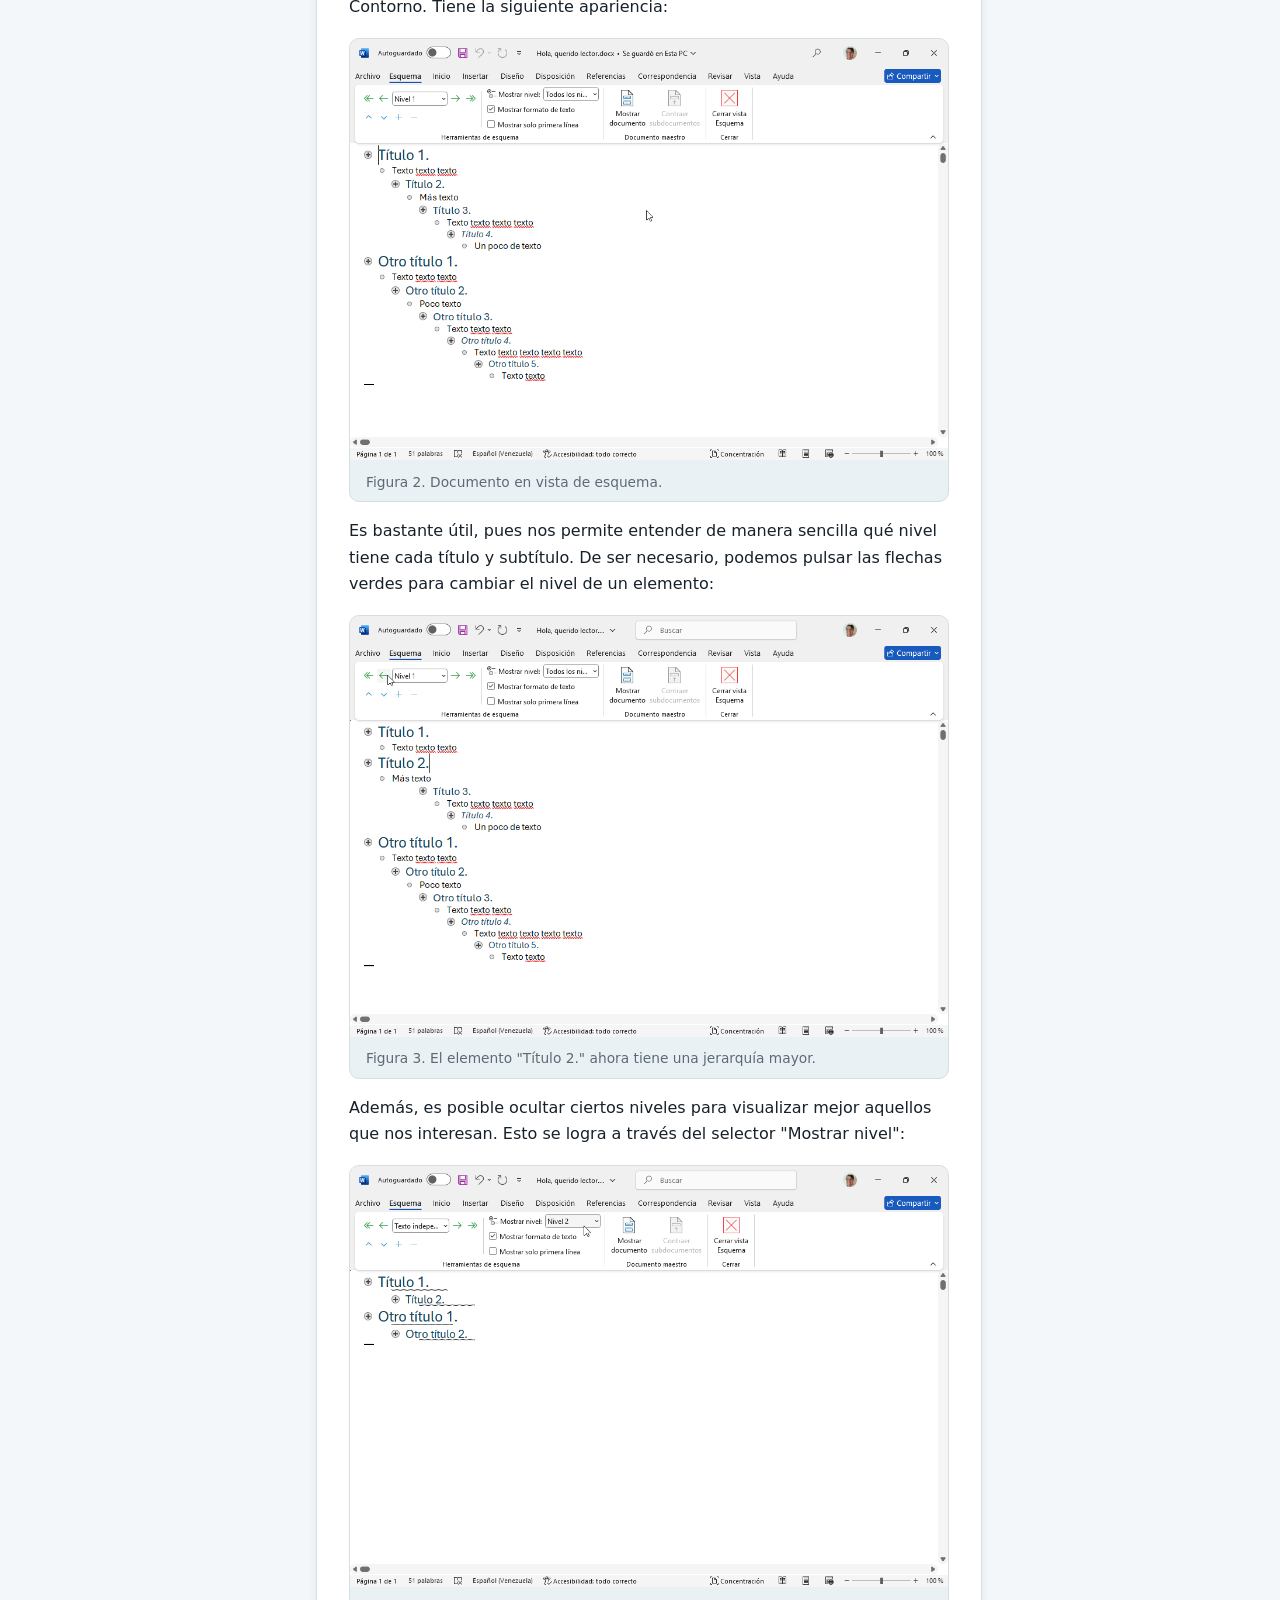
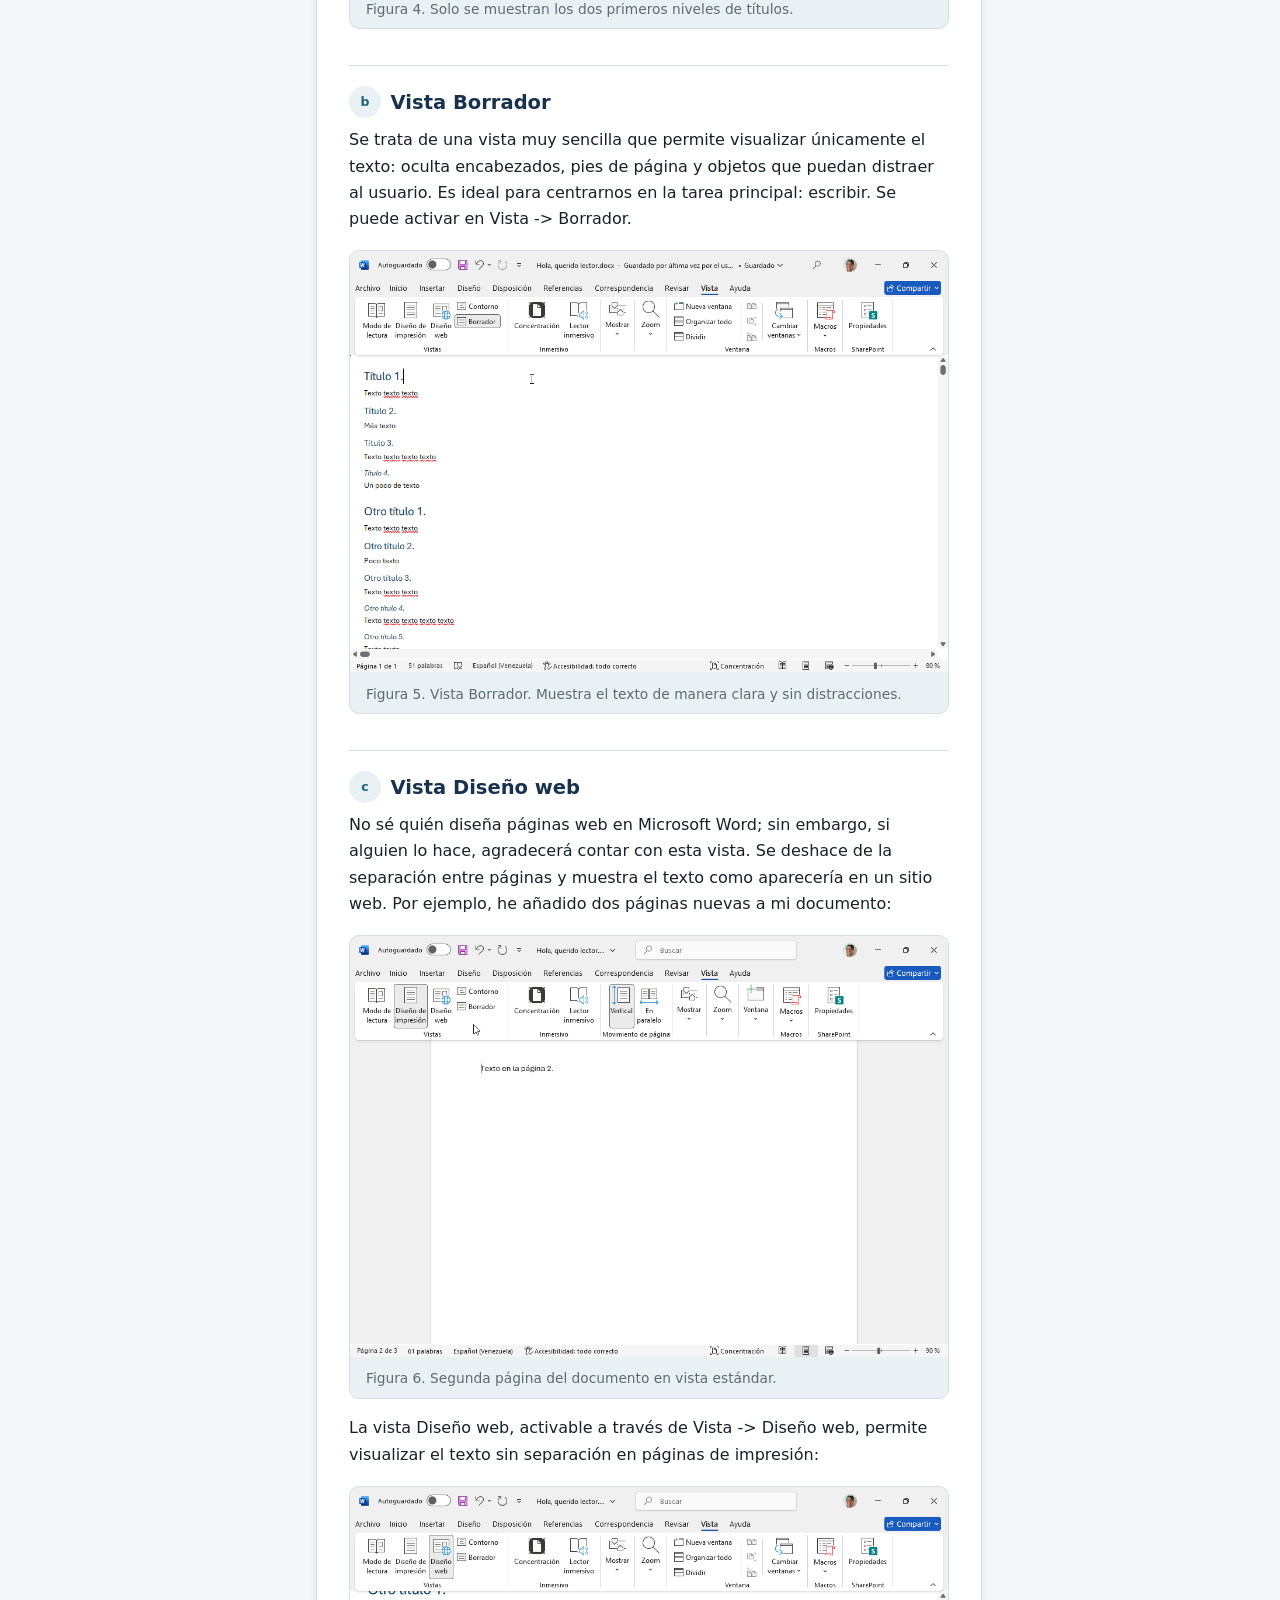
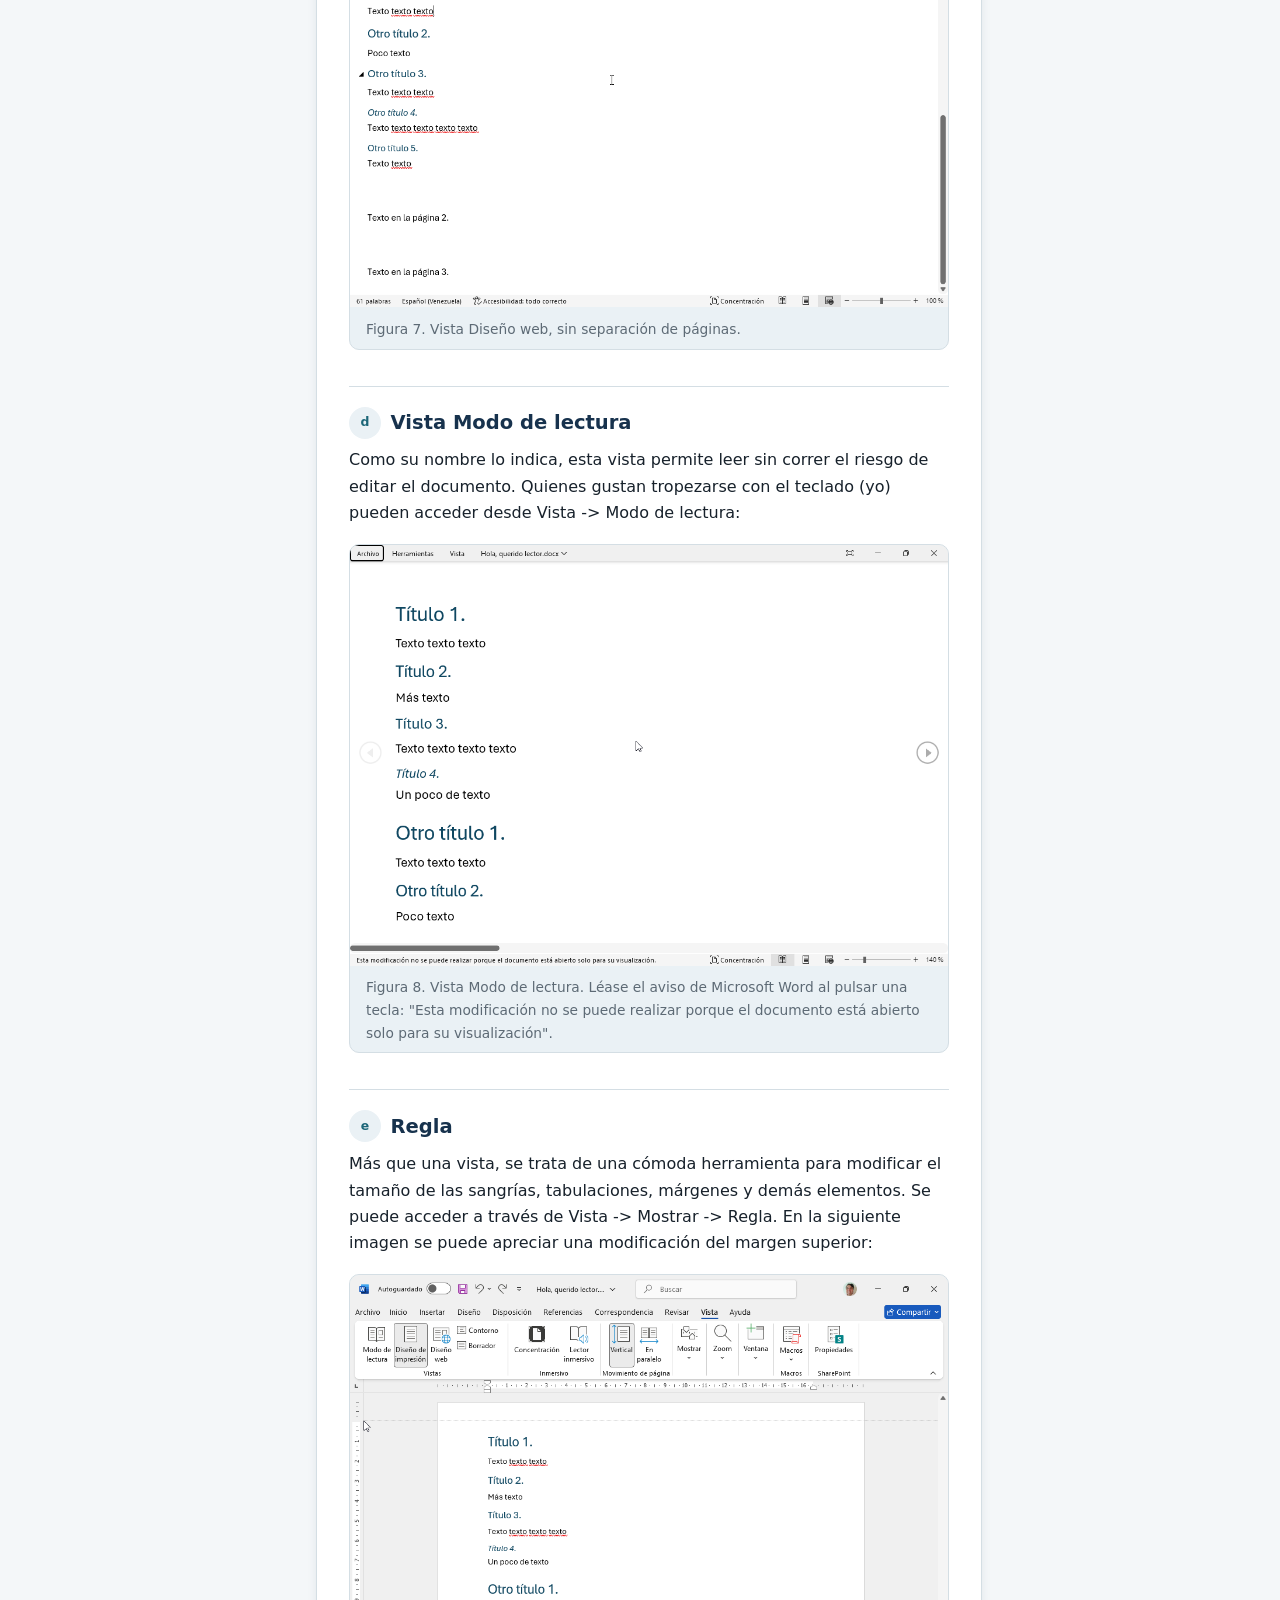
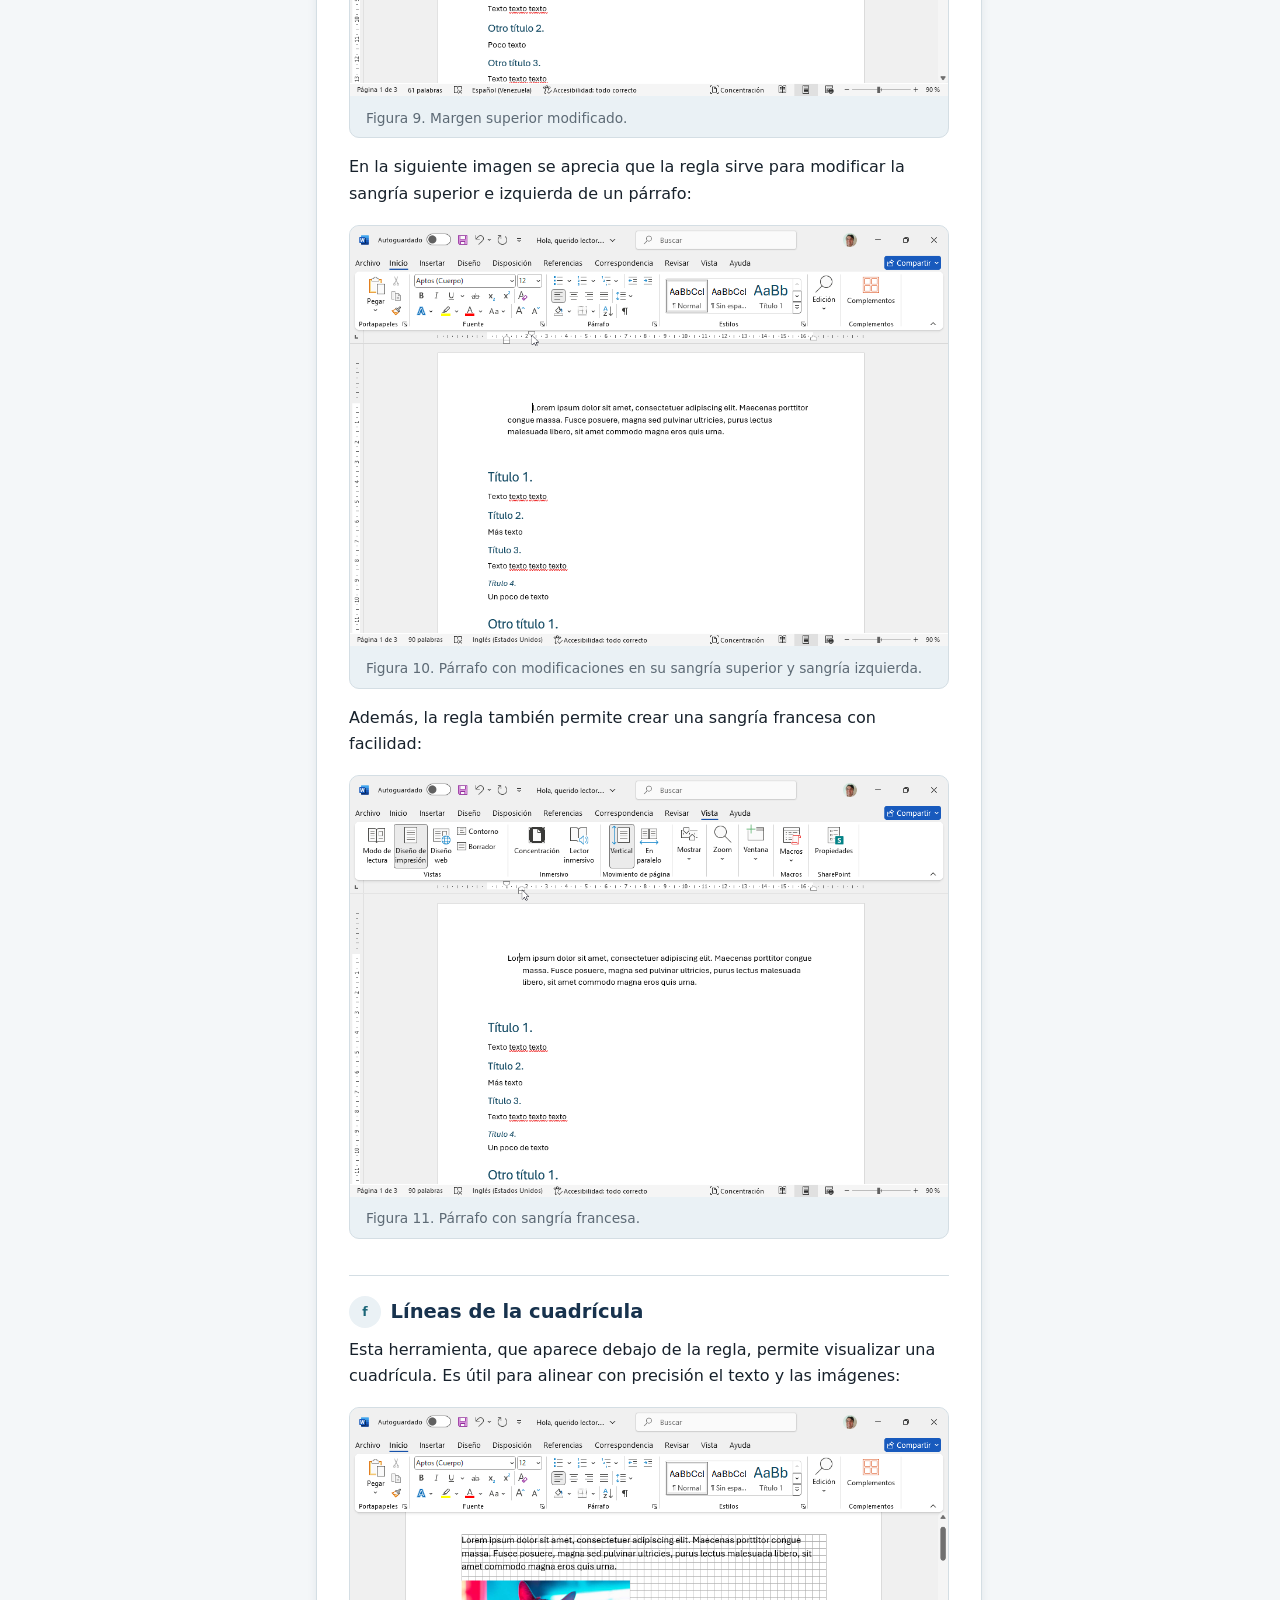
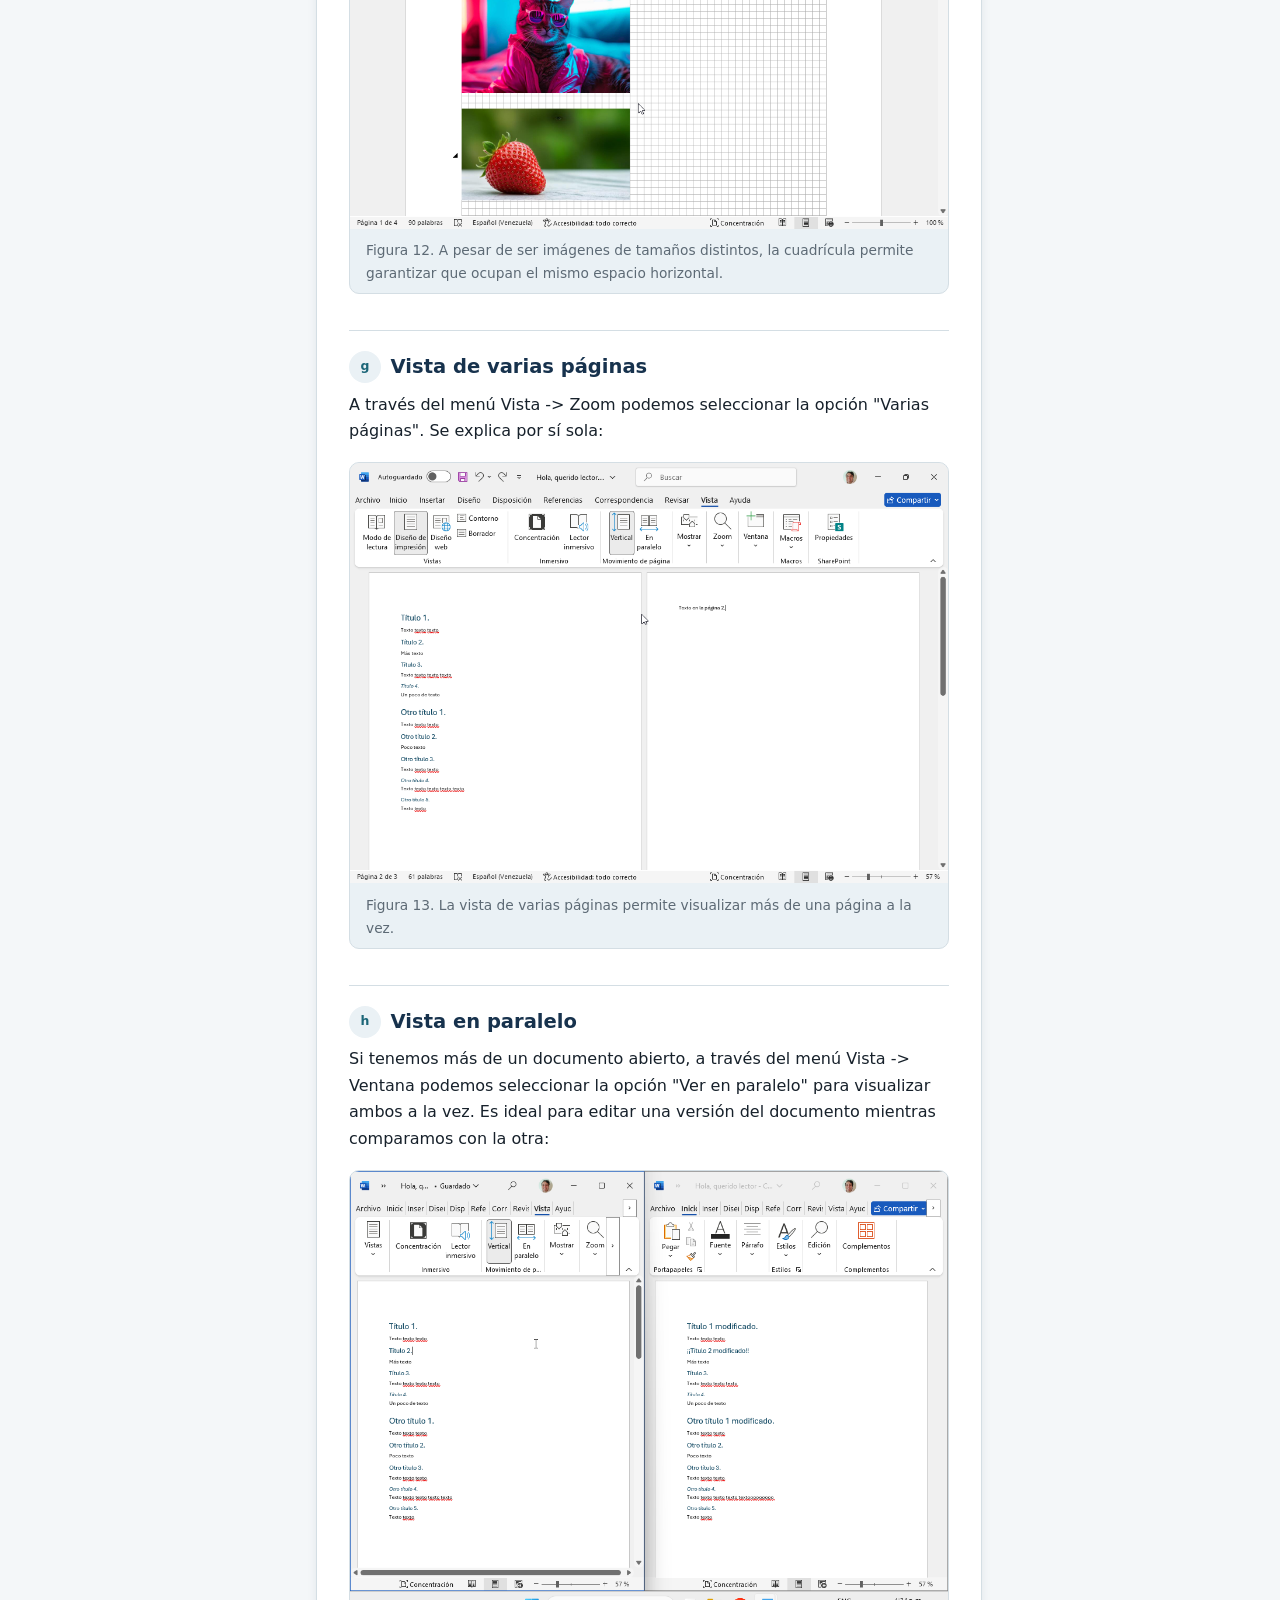
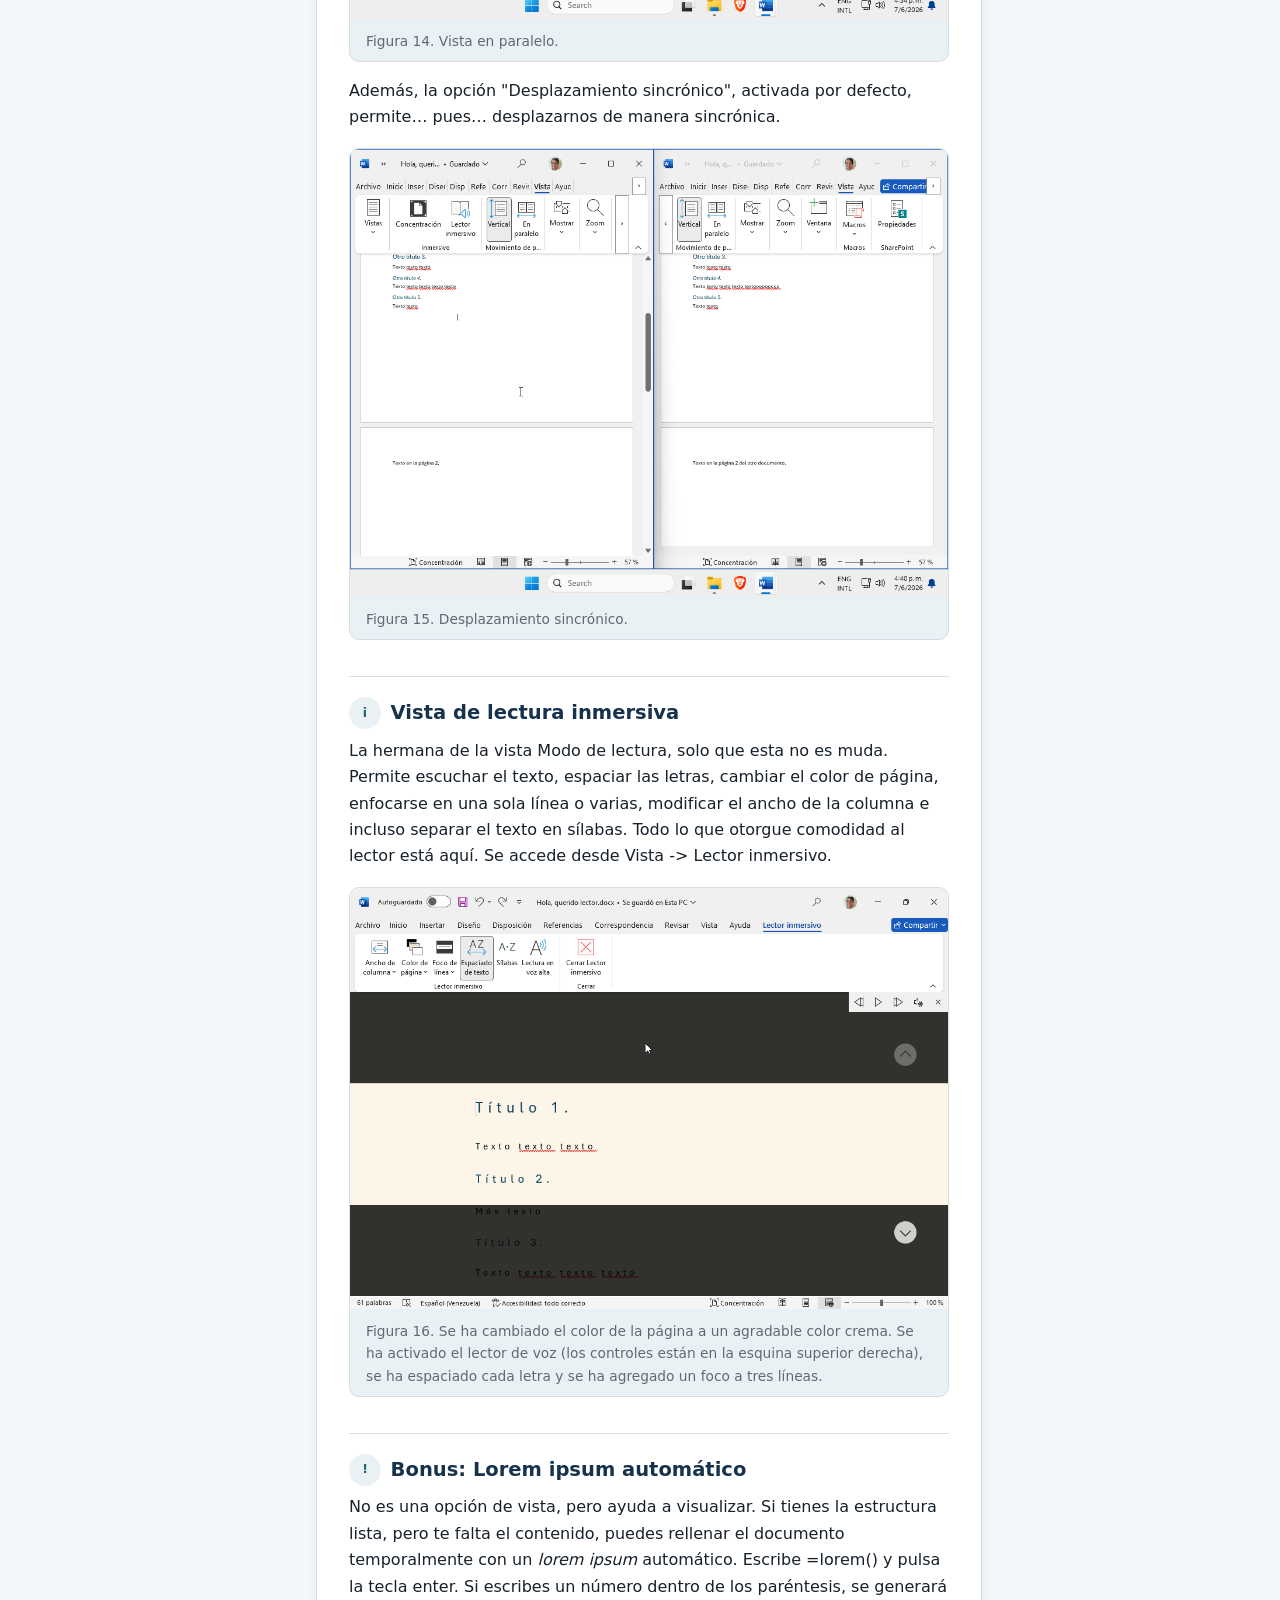
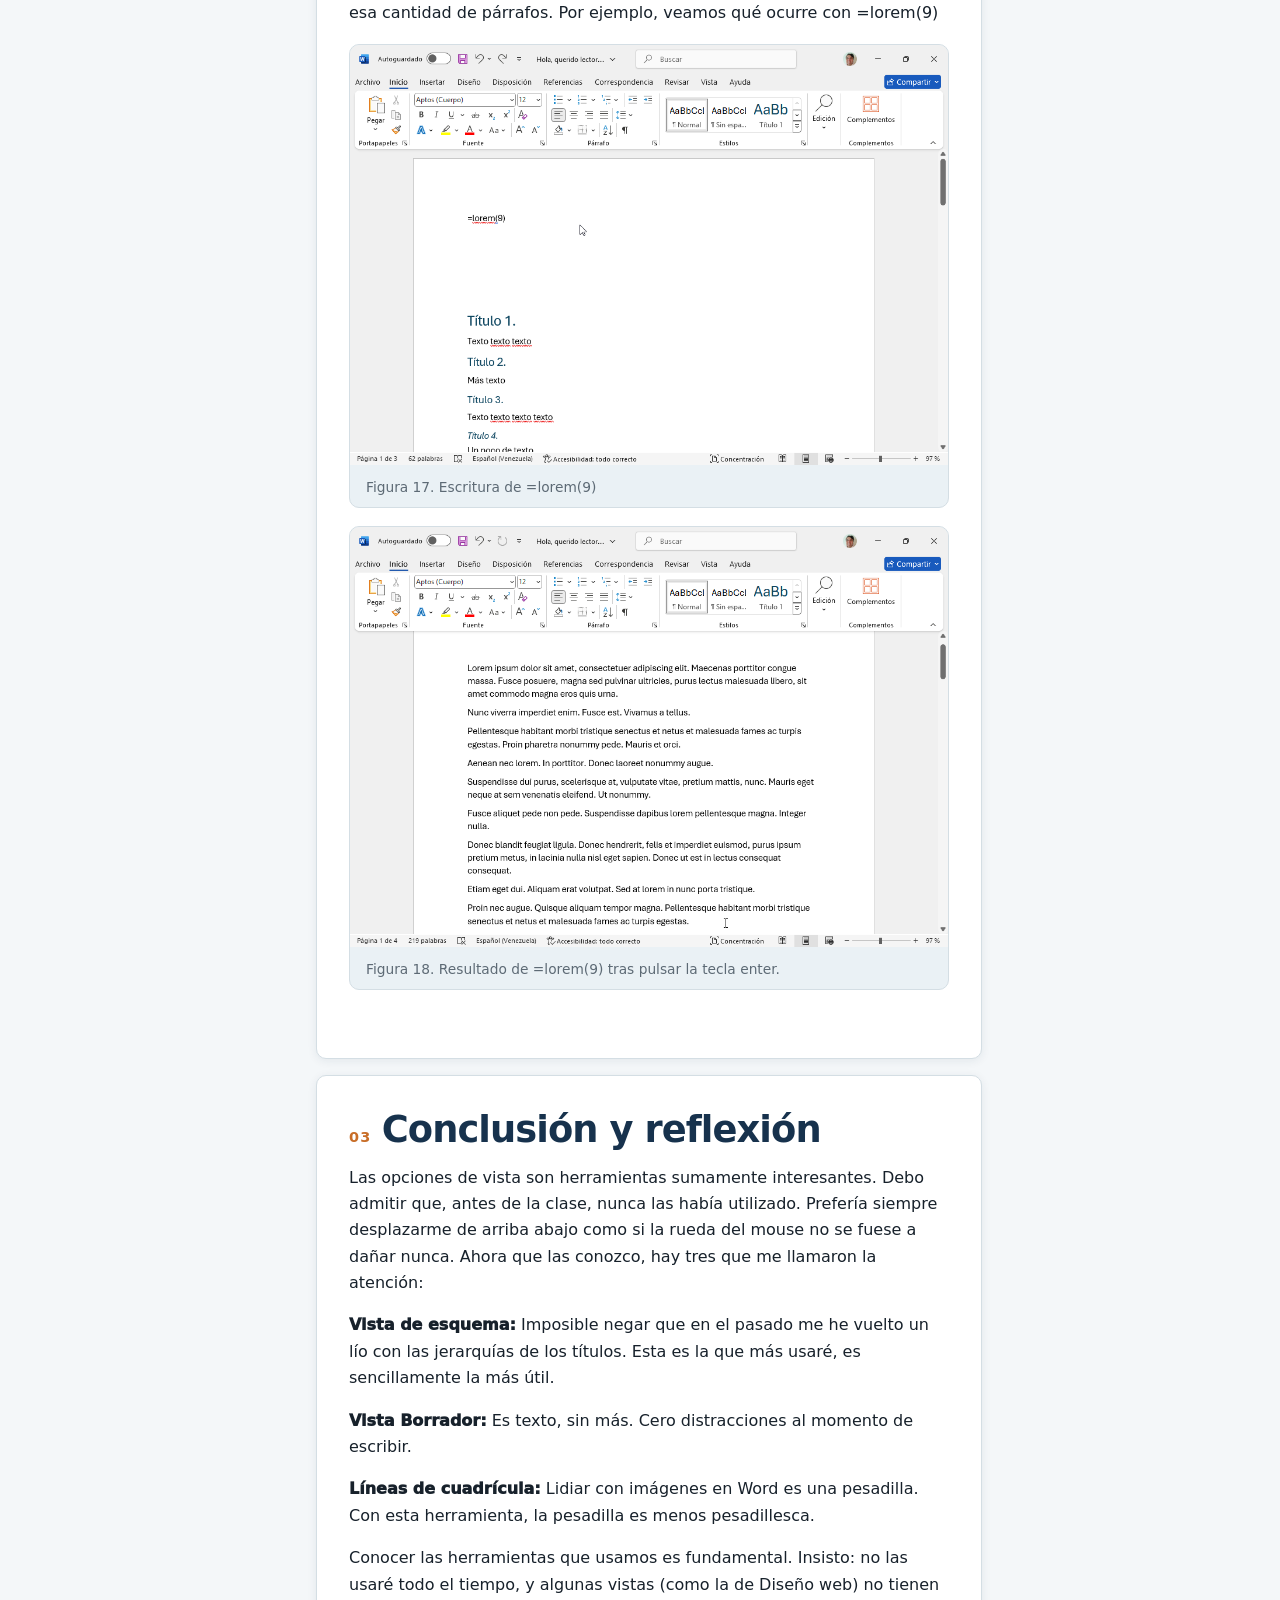
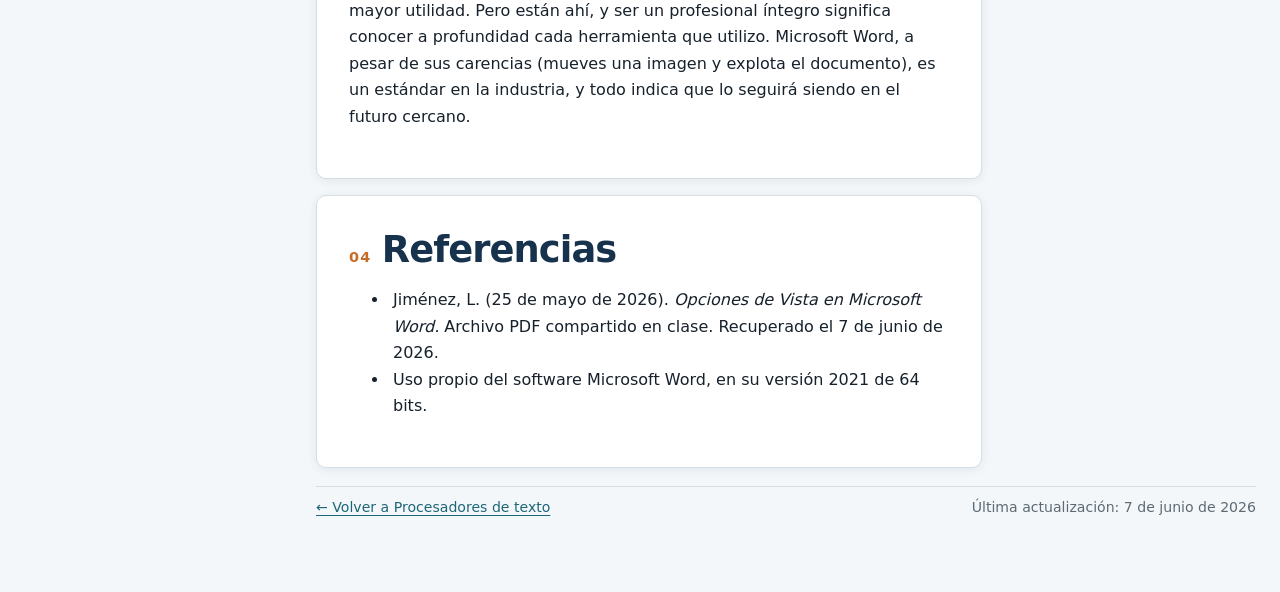
<file: entradas/office/word-vista.html>
<!DOCTYPE html>
<html lang="es">
<head>
    <meta charset="UTF-8">
    <meta name="viewport" content="width=device-width, initial-scale=1.0">
    <meta name="theme-color" content="#17324d">
    <title>Word: opciones de vista | Portafolio OCT</title>
    <link rel="icon" href="../../img/favicon.svg" type="image/svg+xml">
    <link rel="stylesheet" href="../../styles.css">
</head>
<body data-root="../../" data-page="office">
    <a class="skip-link" href="#contenido">Saltar al contenido</a>
    <div class="reading-progress" aria-hidden="true"><span></span></div>
    <div id="sidebar-container"></div>
    <div class="site-shell">
        <div class="mobile-bar">
            <button id="open-btn" class="icon-btn menu-button" type="button" aria-label="Abrir menú">☰</button>
            <div class="mobile-bar__title"><strong>Microsoft Word</strong><span>Entrada del portafolio</span></div>
            <span aria-hidden="true">W</span>
        </div>
        <main id="contenido" class="main-content">
            <header class="entry-header">
                <p class="eyebrow">Microsoft Word · Procesamiento de texto</p>
                <h1>Opciones de vista en Word</h1>
                <p class="lead">La vista estándar no siempre es la que más facilita el trabajo.</p>
                <div class="entry-meta">
                    <span>📅 Publicación: 7 de junio de 2026</span>
                    <span>✎ Autor: Daniel González</span>
                </div>
            </header>

            <div class="entry-layout">
                <article class="entry-body">
                    <section id="introduccion">
                        <h2><span class="section-number">01</span> Introducción</h2>
                        <p>En Microsoft Word es fundamental poder ver lo que estamos haciendo. Ni modo, ¿no? Muchos hemos trabajado por décadas con la vista estándar de este famoso procesador de texto. Sin embargo, existen muchas formas de visualizar los documentos para entender y editar con mayor facilidad su estructura y contenido.</p>
                        <p>En esta entrada estudiaremos las opciones de vista de las que disponemos, con el fin de comprender cuándo usar cada una. No todas serán útiles siempre, pero es mejor conocerlas y no necesitarlas que necesitarlas y no conocerlas.</p>
                    </section>

                    <section id="vistas">
                        <h2><span class="section-number">02</span>Opciones de vista</h2>

                        <div class="feature-step">
                            <h3><span class="step-badge">a</span>Vista de esquema</h3>
                            <p>Esta vista nos permite revisar la estructura del documento a través de la jerarquía de títulos y subtítulos que hayamos creado. Por ejemplo, supongamos que este es nuestro documento en vista estándar:</p>
                            <figure class="screenshot">
                                <img src="img/Esquema 1.png">
                                <figcaption>Figura 1. Documento en vista estándar.</figcaption>
                            </figure>
                            <p>La vista de esquema se puede activar desde el menú superior Vista -> Contorno. Tiene la siguiente apariencia:</p>
                            <figure class="screenshot">
                                <img src="img/Esquema 2.png">
                                <figcaption>Figura 2. Documento en vista de esquema.</figcaption>
                            </figure>
                                <p>Es bastante útil, pues nos permite entender de manera sencilla qué nivel tiene cada título y subtítulo. De ser necesario, podemos pulsar las flechas verdes para cambiar el nivel de un elemento:</p>
                            <figure class="screenshot">
                                <img src="img/Esquema 3.png">
                                <figcaption>Figura 3. El elemento "Título 2." ahora tiene una jerarquía mayor.</figcaption>
                            </figure>
                                <p>Además, es posible ocultar ciertos niveles para visualizar mejor aquellos que nos interesan. Esto se logra a través del selector "Mostrar nivel":</p>
                            <figure class="screenshot">
                                <img src="img/Esquema 4.png">
                                <figcaption>Figura 4. Solo se muestran los dos primeros niveles de títulos.</figcaption>
                            </figure>
                        </div>

                        <div class="feature-step">
                            <h3><span class="step-badge">b</span>Vista Borrador</h3>
                            <p>Se trata de una vista muy sencilla que permite visualizar únicamente el texto: oculta encabezados, pies de página y objetos que puedan distraer al usuario. Es ideal para centrarnos en la tarea principal: escribir. Se puede activar en Vista -> Borrador.</p>
                            <figure class="screenshot">
                                <img src="img/Borrador 1.png">
                                <figcaption>Figura 5. Vista Borrador. Muestra el texto de manera clara y sin distracciones.</figcaption>
                            </figure>
                        </div>

                        <div class="feature-step">
                            <h3><span class="step-badge">c</span>Vista Diseño web</h3>
                            <p>No sé quién diseña páginas web en Microsoft Word; sin embargo, si alguien lo hace, agradecerá contar con esta vista. Se deshace de la separación entre páginas y muestra el texto como aparecería en un sitio web. Por ejemplo, he añadido dos páginas nuevas a mi documento:</p>
                            <figure class="screenshot">
                                <img src="img/Web 1.png">
                                <figcaption>Figura 6. Segunda página del documento en vista estándar.</figcaption>
                            </figure>
                            <p>La vista Diseño web, activable a través de Vista -> Diseño web, permite visualizar el texto sin separación en páginas de impresión:</p>
                            <figure class="screenshot">
                                <img src="img/Web 2.png">
                                <figcaption>Figura 7. Vista Diseño web, sin separación de páginas.</figcaption>
                            </figure>
                        </div>

                        <div class="feature-step">
                            <h3><span class="step-badge">d</span>Vista Modo de lectura</h3>
                            <p>Como su nombre lo indica, esta vista permite leer sin correr el riesgo de editar el documento. Quienes gustan tropezarse con el teclado (yo) pueden acceder desde Vista -> Modo de lectura:</p>
                            <figure class="screenshot">
                                <img src="img/Lectura 1.png">
                                <figcaption>Figura 8. Vista Modo de lectura. Léase el aviso de Microsoft Word al pulsar una tecla: "Esta modificación no se puede realizar porque el documento está abierto solo para su visualización".</figcaption>
                            </figure>
                        </div>

                        <div class="feature-step">
                            <h3><span class="step-badge">e</span>Regla</h3>
                            <p>Más que una vista, se trata de una cómoda herramienta para modificar el tamaño de las sangrías, tabulaciones, márgenes y demás elementos. Se puede acceder a través de Vista -> Mostrar -> Regla. En la siguiente imagen se puede apreciar una modificación del margen superior: </p>
                            <figure class="screenshot">
                                <img src="img/Regla 1.png">
                                <figcaption>Figura 9. Margen superior modificado.</figcaption>
                            </figure>
                            <p>En la siguiente imagen se aprecia que la regla sirve para modificar la sangría superior e izquierda de un párrafo:</p>
                            <figure class="screenshot">
                                <img src="img/Regla 2.png">
                                <figcaption>Figura 10. Párrafo con modificaciones en su sangría superior y sangría izquierda.</figure>
                            </figure>
                            <p>Además, la regla también permite crear una sangría francesa con facilidad:</p>
                            <figure class="screenshot">
                                <img src="img/Regla 3.png">
                                <figcaption>Figura 11. Párrafo con sangría francesa.</figure>
                            </figure>
                        </div>
                        
                        <div class="feature-step">
                            <h3><span class="step-badge">f</span>Líneas de la cuadrícula</h3>
                            <p>Esta herramienta, que aparece debajo de la regla, permite visualizar una cuadrícula. Es útil para alinear con precisión el texto y las imágenes:</p>
                            <figure class="screenshot">
                                <img src="img/Cuadricula 1.png">
                                <figcaption>Figura 12. A pesar de ser imágenes de tamaños distintos, la cuadrícula permite garantizar que ocupan el mismo espacio horizontal.</figcaption>
                            </figure>
                        </div>

                        <div class="feature-step">
                            <h3><span class="step-badge">g</span>Vista de varias páginas</h3>
                            <p>A través del menú Vista -> Zoom podemos seleccionar la opción "Varias páginas". Se explica por sí sola:</p>
                            <figure class="screenshot">
                                <img src="img/Varias 1.png">
                                <figcaption>Figura 13. La vista de varias páginas permite visualizar más de una página a la vez.</figcaption>
                            </figure>
                        </div>

                        <div class="feature-step">
                            <h3><span class="step-badge">h</span>Vista en paralelo</h3>
                            <p>Si tenemos más de un documento abierto, a través del menú Vista -> Ventana podemos seleccionar la opción "Ver en paralelo" para visualizar ambos a la vez. Es ideal para editar una versión del documento mientras comparamos con la otra:</p>
                            <figure class="screenshot">
                                <img src="img/Paralelo 1.png">
                                <figcaption>Figura 14. Vista en paralelo.</figcaption>
                            </figure>
                            <p>Además, la opción "Desplazamiento sincrónico", activada por defecto, permite… pues… desplazarnos de manera sincrónica.</p>
                                <figure class="screenshot">
                                <img src="img/Paralelo 2.png">
                                <figcaption>Figura 15. Desplazamiento sincrónico.</figcaption>
                            </figure>
                        </div>

                        <div class="feature-step">
                            <h3><span class="step-badge">i</span>Vista de lectura inmersiva</h3>
                            <p>La hermana de la vista Modo de lectura, solo que esta no es muda. Permite escuchar el texto, espaciar las letras, cambiar el color de página, enfocarse en una sola línea o varias, modificar el ancho de la columna e incluso separar el texto en sílabas. Todo lo que otorgue comodidad al lector está aquí. Se accede desde Vista -> Lector inmersivo.</p>
                            <figure class="screenshot">
                                <img src="img/Inmersiva 1.png">
                                <figcaption>Figura 16. Se ha cambiado el color de la página a un agradable color crema. Se ha activado el lector de voz (los controles están en la esquina superior derecha), se ha espaciado cada letra y se ha agregado un foco a tres líneas.</figcaption>
                            </figure>
                        </div>

                        <div class="feature-step">
                            <h3><span class="step-badge">!</span>Bonus: Lorem ipsum automático</h3>
                            <p>No es una opción de vista, pero ayuda a visualizar. Si tienes la estructura lista, pero te falta el contenido, puedes rellenar el documento temporalmente con un <em>lorem ipsum</em> automático. Escribe =lorem() y pulsa la tecla enter. Si escribes un número dentro de los paréntesis, se generará esa cantidad de párrafos. Por ejemplo, veamos qué ocurre con =lorem(9)</p>
                            <figure class="screenshot">
                                <img src="img/Lorem 1.png">
                                <figcaption>Figura 17. Escritura de =lorem(9)</figcaption>
                            </figure>
                            <figure class="screenshot">
                                <img src="img/Lorem 2.png">
                                <figcaption>Figura 18. Resultado de =lorem(9) tras pulsar la tecla enter.</figcaption>
                            </figure>
                        </div>
                    </section>

                    <section id="conclusion">
                        <h2><span class="section-number">03</span> Conclusión y reflexión</h2>
                        <p>Las opciones de vista son herramientas sumamente interesantes. Debo admitir que, antes de la clase, nunca las había utilizado. Prefería siempre desplazarme de arriba abajo como si la rueda del mouse no se fuese a dañar nunca.
                            Ahora que las conozco, hay tres que me llamaron la atención:</p>
                            <p><span style="font-weight: 1000">Vista de esquema:</span> Imposible negar que en el pasado me he vuelto un lío con las jerarquías de los títulos. Esta es la que más usaré, es sencillamente la más útil.</p>
                            <p><span style="font-weight: 1000">Vista Borrador:</span> Es texto, sin más. Cero distracciones al momento de escribir.</p>
                            <p><span style="font-weight: 1000">Líneas de cuadrícula:</span> Lidiar con imágenes en Word es una pesadilla. Con esta herramienta, la pesadilla es menos pesadillesca.</p>
                            <p>Conocer las herramientas que usamos es fundamental. Insisto: no las usaré todo el tiempo, y algunas vistas (como la de Diseño web) no tienen mayor utilidad. Pero están ahí, y ser un profesional íntegro significa conocer a profundidad cada herramienta que utilizo. Microsoft Word, a pesar de sus carencias (mueves una imagen y explota el documento), es un estándar en la industria, y todo indica que lo seguirá siendo en el futuro cercano.</p>
                        </section>

                    <section id="referencias" class="references">
                        <h2><span class="section-number">04</span> Referencias</h2>
                        <ul>
                            <li>Jiménez, L. (25 de mayo de 2026). <em>Opciones de Vista en Microsoft Word.</em> Archivo PDF compartido en clase. Recuperado el 7 de junio de 2026.</li>
                            <li>Uso propio del software Microsoft Word, en su versión 2021 de 64 bits.</li>
                        </ul>
                    </section>
                </article>

                <aside class="entry-toc" aria-label="Contenido de la entrada">
                    <strong>En esta entrada</strong>
                    <ol>
                        <li><a href="#introduccion">Introducción</a></li>
                        <li><a href="#vistas">Opciones de vista</a></li>
                        <li><a href="#conclusion">Conclusión</a></li>
                        <li><a href="#referencias">Referencias</a></li>
                    </ol>
                </aside>
            </div>

            <footer class="footer"><div class="footer__inner"><a href="office.html">← Volver a Procesadores de texto</a><span>Última actualización: 7 de junio de 2026</span></div></footer>
        </main>
    </div>
    <script src="../../script.js"></script>
</body>
</html>
</file>
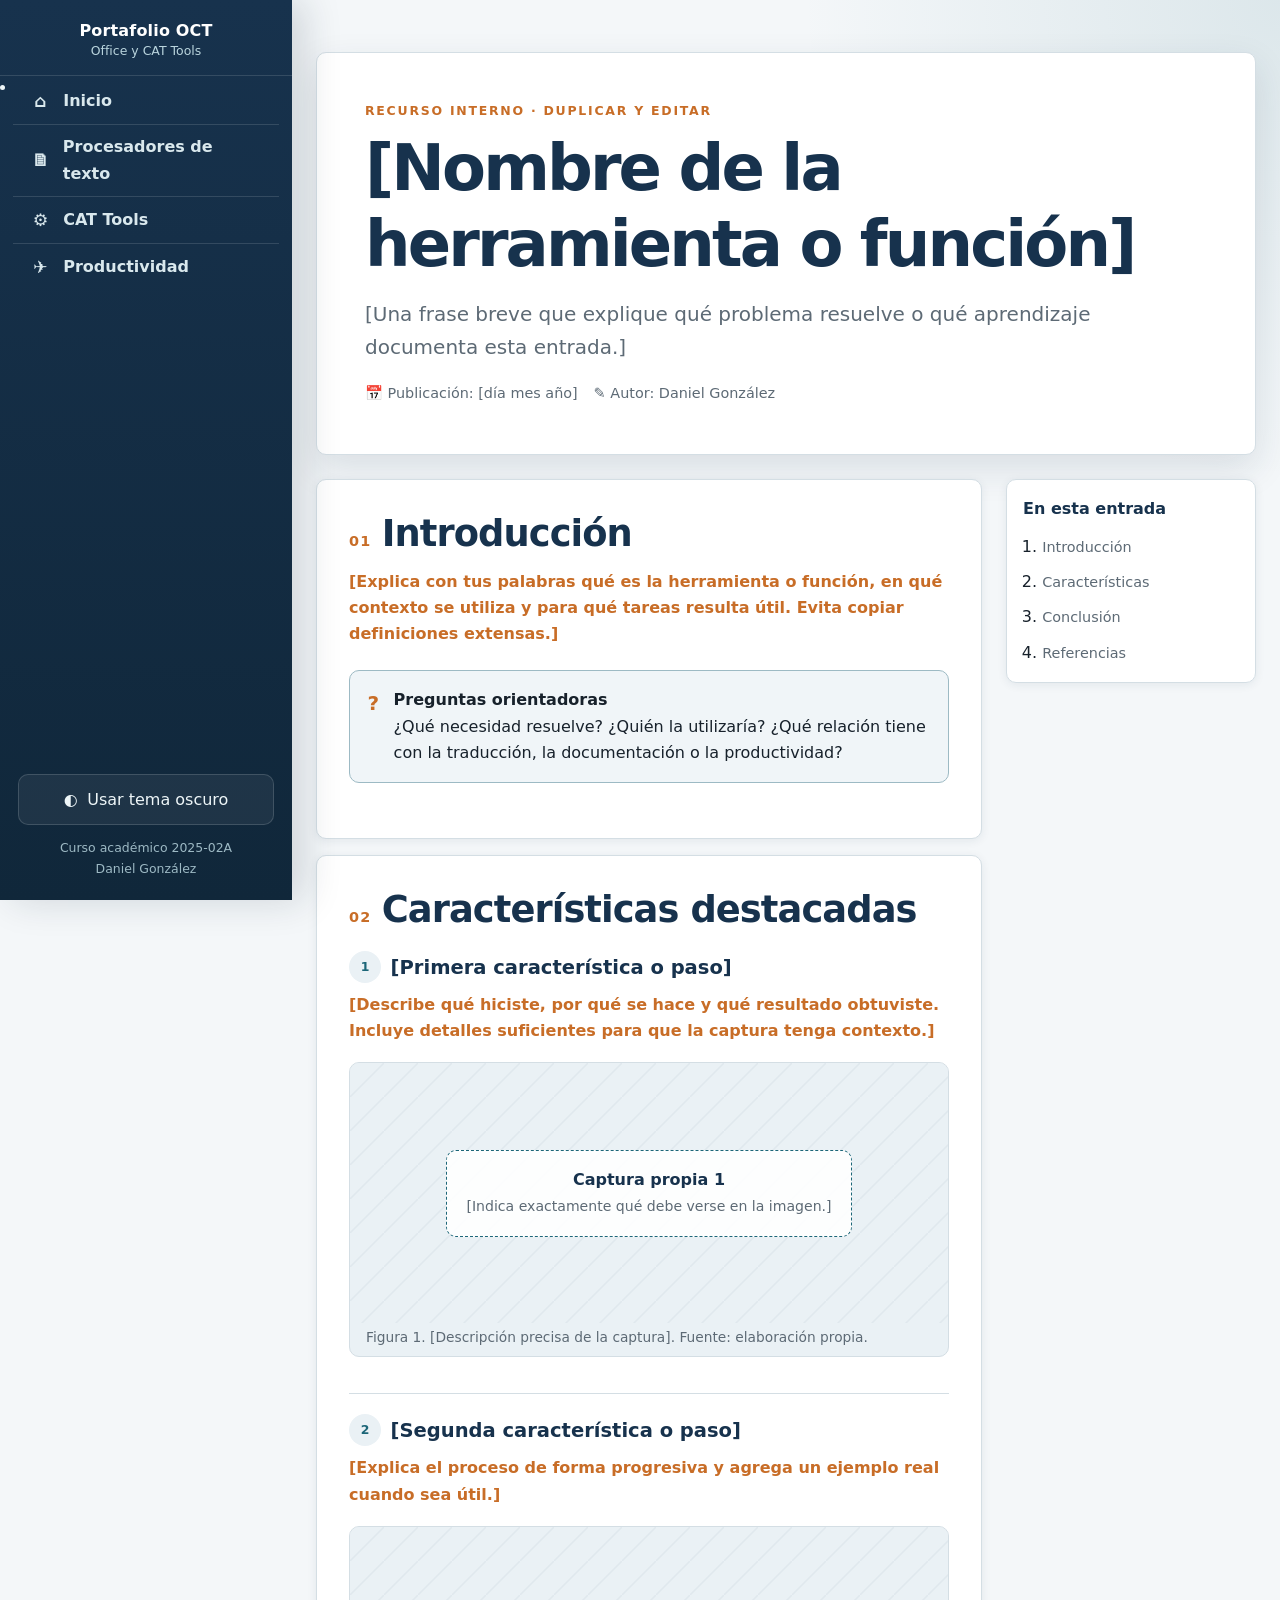
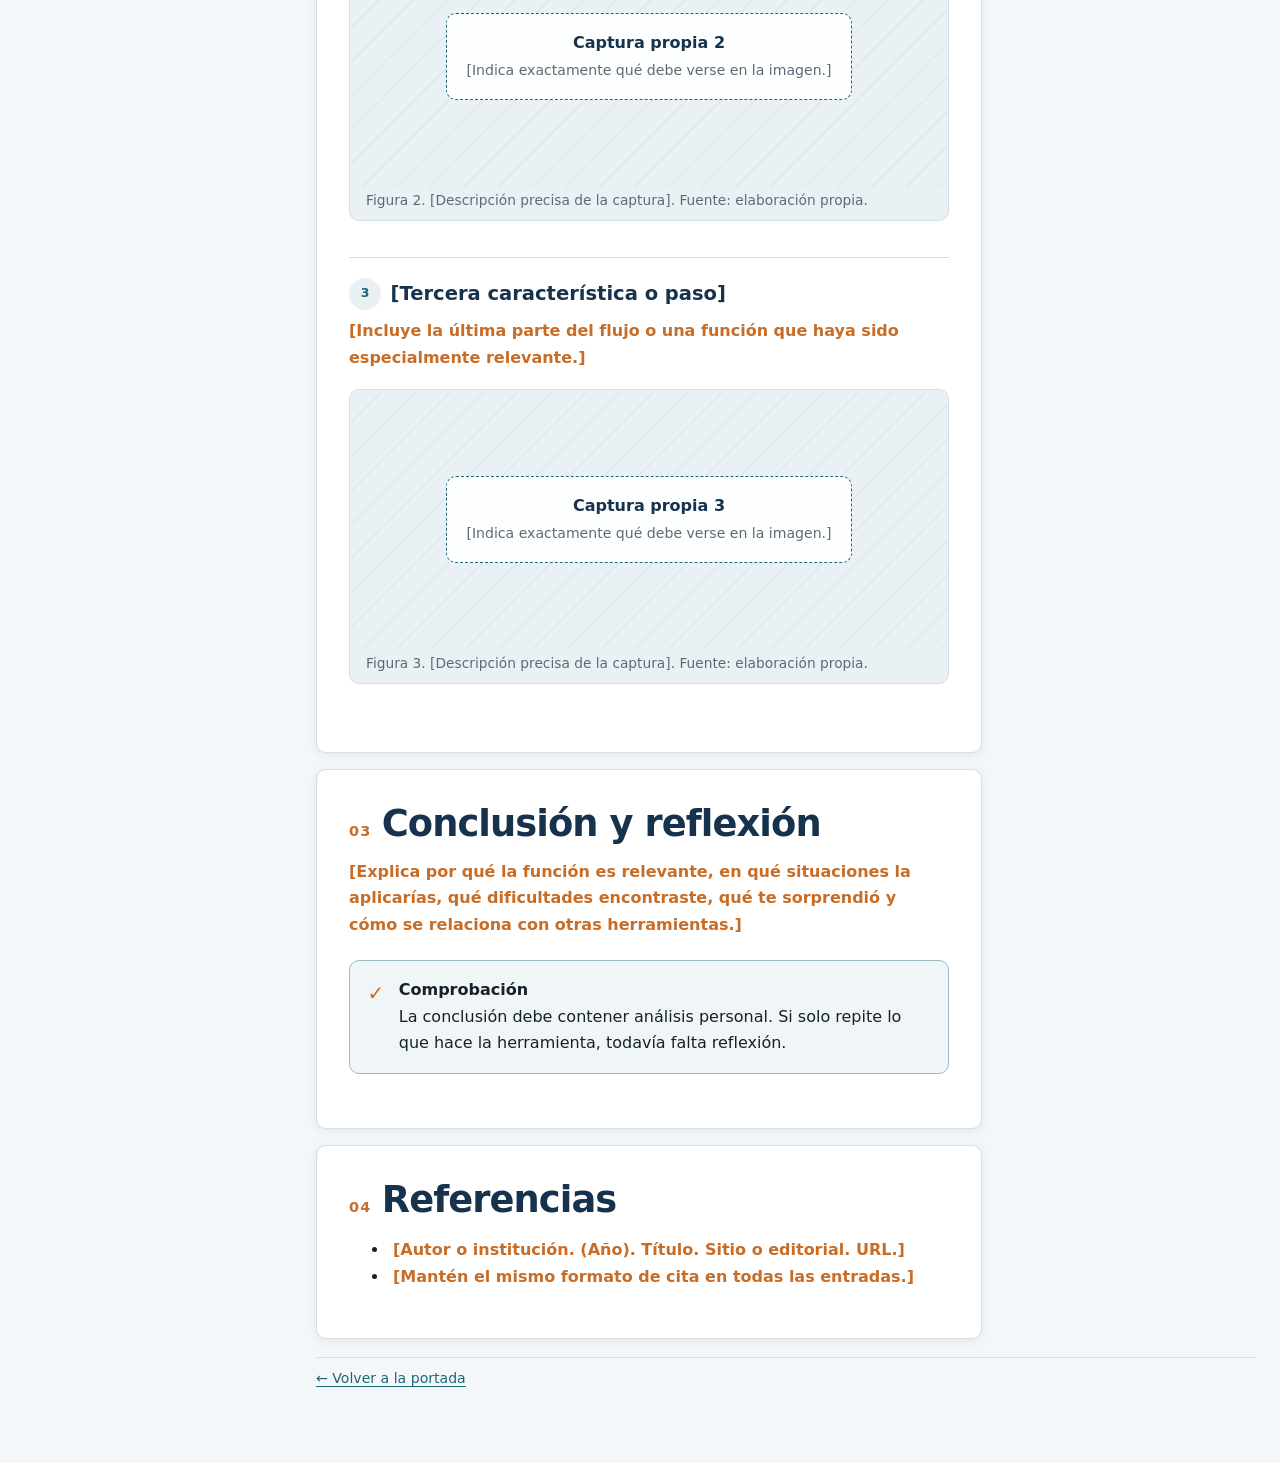
<file: entradas/plantilla/entrada_plantilla.html>
<!DOCTYPE html>
<html lang="es">
<head>
    <meta charset="UTF-8">
    <meta name="viewport" content="width=device-width, initial-scale=1.0">
    <meta name="description" content="Plantilla reutilizable para crear nuevas entradas del portafolio OCT.">
    <meta name="theme-color" content="#17324d">
    <title>Plantilla de entrada | Portafolio OCT</title>
    <link rel="icon" href="../../img/favicon.svg" type="image/svg+xml">
    <link rel="stylesheet" href="../../styles.css">
</head>
<body data-root="../../" data-page="plantilla">
    <a class="skip-link" href="#contenido">Saltar al contenido</a>
    <div class="reading-progress" aria-hidden="true"><span></span></div>
    <div id="sidebar-container"></div>
    <div class="site-shell">
        <div class="mobile-bar">
            <button id="open-btn" class="icon-btn menu-button" type="button" aria-label="Abrir menú">☰</button>
            <div class="mobile-bar__title"><strong>Plantilla de entrada</strong><span>Portafolio OCT</span></div>
            <span aria-hidden="true">＋</span>
        </div>
        <main id="contenido" class="main-content">
            <header class="entry-header">
                <p class="eyebrow">Recurso interno · Duplicar y editar</p>
                <h1>[Nombre de la herramienta o función]</h1>
                <p class="lead">[Una frase breve que explique qué problema resuelve o qué aprendizaje documenta esta entrada.]</p>
                <div class="entry-meta">
                    <span>📅 Publicación: [día mes año]</span>
                    <span>✎ Autor: Daniel González</span>
                </div>
            </header>

            <div class="entry-layout">
                <article class="entry-body">
                    <section id="introduccion">
                        <h2><span class="section-number">01</span> Introducción</h2>
                        <p><span class="placeholder">[Explica con tus palabras qué es la herramienta o función, en qué contexto se utiliza y para qué tareas resulta útil. Evita copiar definiciones extensas.]</span></p>
                        <div class="callout">
                            <div class="callout__icon" aria-hidden="true">?</div>
                            <div><strong>Preguntas orientadoras</strong><p>¿Qué necesidad resuelve? ¿Quién la utilizaría? ¿Qué relación tiene con la traducción, la documentación o la productividad?</p></div>
                        </div>
                    </section>

                    <section id="caracteristicas">
                        <h2><span class="section-number">02</span> Características destacadas</h2>
                        <div class="feature-step">
                            <h3><span class="step-badge">1</span> [Primera característica o paso]</h3>
                            <p><span class="placeholder">[Describe qué hiciste, por qué se hace y qué resultado obtuviste. Incluye detalles suficientes para que la captura tenga contexto.]</span></p>
                            <figure class="screenshot">
                                <div class="screenshot__placeholder"><div><strong>Captura propia 1</strong><span>[Indica exactamente qué debe verse en la imagen.]</span></div></div>
                                <figcaption>Figura 1. [Descripción precisa de la captura]. Fuente: elaboración propia.</figcaption>
                            </figure>
                        </div>
                        <div class="feature-step">
                            <h3><span class="step-badge">2</span> [Segunda característica o paso]</h3>
                            <p><span class="placeholder">[Explica el proceso de forma progresiva y agrega un ejemplo real cuando sea útil.]</span></p>
                            <figure class="screenshot">
                                <div class="screenshot__placeholder"><div><strong>Captura propia 2</strong><span>[Indica exactamente qué debe verse en la imagen.]</span></div></div>
                                <figcaption>Figura 2. [Descripción precisa de la captura]. Fuente: elaboración propia.</figcaption>
                            </figure>
                        </div>
                        <div class="feature-step">
                            <h3><span class="step-badge">3</span> [Tercera característica o paso]</h3>
                            <p><span class="placeholder">[Incluye la última parte del flujo o una función que haya sido especialmente relevante.]</span></p>
                            <figure class="screenshot">
                                <div class="screenshot__placeholder"><div><strong>Captura propia 3</strong><span>[Indica exactamente qué debe verse en la imagen.]</span></div></div>
                                <figcaption>Figura 3. [Descripción precisa de la captura]. Fuente: elaboración propia.</figcaption>
                            </figure>
                        </div>
                    </section>

                    <section id="conclusion">
                        <h2><span class="section-number">03</span> Conclusión y reflexión</h2>
                        <p><span class="placeholder">[Explica por qué la función es relevante, en qué situaciones la aplicarías, qué dificultades encontraste, qué te sorprendió y cómo se relaciona con otras herramientas.]</span></p>
                        <div class="callout">
                            <div class="callout__icon" aria-hidden="true">✓</div>
                            <div><strong>Comprobación</strong><p>La conclusión debe contener análisis personal. Si solo repite lo que hace la herramienta, todavía falta reflexión.</p></div>
                        </div>
                    </section>

                    <section id="referencias" class="references">
                        <h2><span class="section-number">04</span> Referencias</h2>
                        <ul>
                            <li><span class="placeholder">[Autor o institución. (Año). Título. Sitio o editorial. URL.]</span></li>
                            <li><span class="placeholder">[Mantén el mismo formato de cita en todas las entradas.]</span></li>
                        </ul>
                    </section>
                </article>

                <aside class="entry-toc" aria-label="Contenido de la entrada">
                    <strong>En esta entrada</strong>
                    <ol>
                        <li><a href="#introduccion">Introducción</a></li>
                        <li><a href="#caracteristicas">Características</a></li>
                        <li><a href="#conclusion">Conclusión</a></li>
                        <li><a href="#referencias">Referencias</a></li>
                    </ol>
                </aside>
            </div>

            <footer class="footer"><div class="footer__inner"><a href="../../index.html">← Volver a la portada</a></div></footer>
        </main>
    </div>
    <script src="../../script.js"></script>
</body>
</html>
</file>
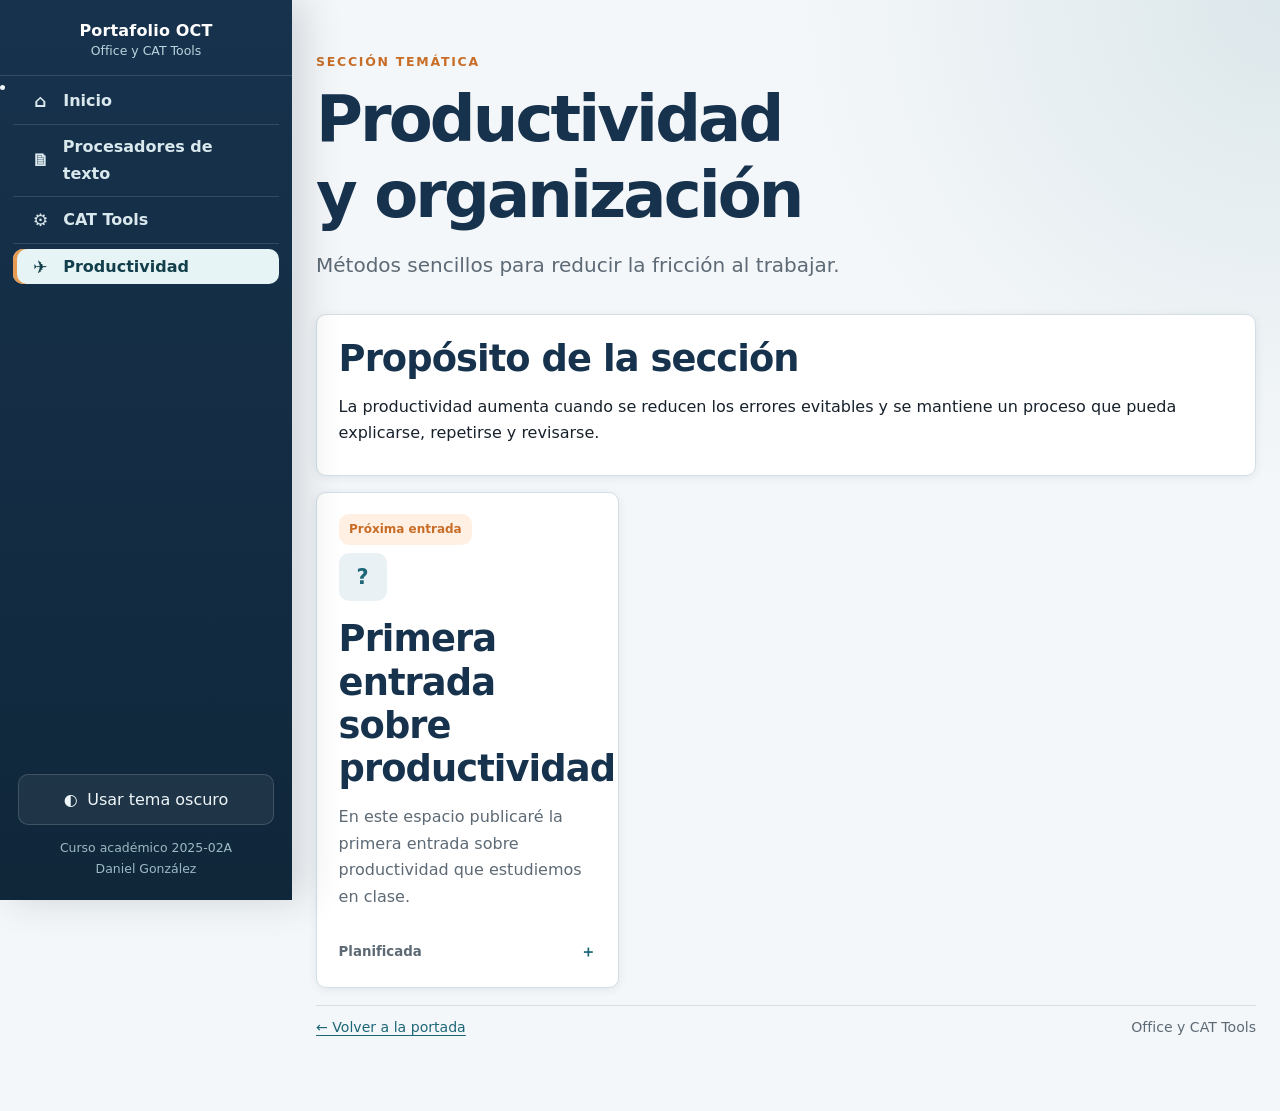
<file: entradas/productividad/productividad.html>
<!DOCTYPE html>
<html lang="es">
<head>
    <meta charset="UTF-8">
    <meta name="viewport" content="width=device-width, initial-scale=1.0">
    <meta name="description" content="Entradas del portafolio dedicadas a productividad y organización.">
    <meta name="theme-color" content="#17324d">
    <title>Productividad | Portafolio OCT</title>
    <link rel="icon" href="../../img/favicon.svg" type="image/svg+xml">
    <link rel="stylesheet" href="../../styles.css">
</head>
<body data-root="../../" data-page="productividad">
    <a class="skip-link" href="#contenido">Saltar al contenido</a>
    <div id="sidebar-container"></div>
    <div class="site-shell">
        <div class="mobile-bar">
            <button id="open-btn" class="icon-btn menu-button" type="button" aria-label="Abrir menú">☰</button>
            <div class="mobile-bar__title"><strong>Productividad</strong><span>Portafolio OCT</span></div>
            <span aria-hidden="true">✓</span>
        </div>
        <main id="contenido" class="main-content">
            <header class="page-header">
                <p class="eyebrow">Sección temática</p>
                <h1>Productividad y organización</h1>
                <p class="lead">Métodos sencillos para reducir la fricción al trabajar.</p>
            </header>

            <div class="content-panel" style="margin-bottom: 16px">
                <h2>Propósito de la sección</h2>
                <p>La productividad aumenta cuando se reducen los errores evitables y se mantiene un proceso que pueda explicarse, repetirse y revisarse.</p>
            </div>

            <section class="card-grid" aria-label="Entradas de productividad">
                <article class="card" data-entry-card>
                    <span class="badge badge--draft">Próxima entrada</span>
                    <div class="card__icon" aria-hidden="true">?</div>
                    <h2>Primera entrada sobre productividad</h2>
                    <p>En este espacio publicaré la primera entrada sobre productividad que estudiemos en clase.</p>
                    <div class="card__footer"><small>Planificada</small><span aria-hidden="true">＋</span></div>
                </article>
            </section>

            <footer class="footer"><div class="footer__inner"><a href="../../index.html">← Volver a la portada</a><span>Office y CAT Tools</span></div></footer>
        </main>
    </div>
    <script src="../../script.js"></script>
</body>
</html>
</file>
<file: styles.css>
:root {
    color-scheme: light;
    --bg: #f4f7f9;
    --surface: #ffffff;
    --surface-muted: #eaf1f5;
    --surface-strong: #dce8ee;
    --text: #17212b;
    --text-muted: #5d6a75;
    --heading: #17324d;
    --primary: #1c6678;
    --primary-dark: #124958;
    --accent: #c86d27;
    --accent-soft: #fff0e3;
    --success: #2d7a5d;
    --border: #d4dee4;
    --shadow-sm: 0 2px 10px rgba(23, 50, 77, 0.08);
    --shadow-md: 0 14px 36px rgba(23, 50, 77, 0.12);
    --radius-sm: 10px;
    --radius-md: 10px;
    --radius-lg: 10px;
    --sidebar-width: 292px;
    --content-width: 1120px;
    --transition: 180ms ease;
}

html[data-theme="dark"] {
    color-scheme: dark;
    --bg: #0e171f;
    --surface: #15222c;
    --surface-muted: #1b2d39;
    --surface-strong: #213746;
    --text: #e7edf1;
    --text-muted: #a9b8c3;
    --heading: #f1f7fa;
    --primary: #70c3cf;
    --primary-dark: #9ad9e1;
    --accent: #f1a764;
    --accent-soft: #392718;
    --success: #78c8a7;
    --border: #304552;
    --shadow-sm: 0 2px 12px rgba(0, 0, 0, 0.22);
    --shadow-md: 0 14px 38px rgba(0, 0, 0, 0.3);
}

*, *::before, *::after { box-sizing: border-box; }
html { scroll-behavior: smooth; }
body {
    margin: 0;
    min-width: 320px;
    background:
        radial-gradient(circle at top right, rgba(28, 102, 120, 0.11), transparent 30rem),
        var(--bg);
    color: var(--text);
    font-family: Inter, ui-sans-serif, system-ui, -apple-system, BlinkMacSystemFont, "Segoe UI", sans-serif;
    line-height: 1.65;
    text-rendering: optimizeLegibility;
}

img { max-width: 100%; height: auto; }
a { color: var(--primary); text-underline-offset: 0.18em; }
a:hover { color: var(--primary-dark); }
button, input { font: inherit; }
button { color: inherit; }

.skip-link {
    position: fixed;
    top: 12px;
    left: 12px;
    z-index: 3000;
    transform: translateY(-160%);
    padding: 0.7rem 1rem;
    border-radius: 999px;
    background: var(--heading);
    color: var(--surface);
    font-weight: 700;
    transition: transform var(--transition);
}
.skip-link:focus { transform: translateY(0); }

:focus-visible {
    outline: 3px solid var(--accent);
    outline-offset: 3px;
}

.sidebar {
    position: fixed;
    inset: 0 auto 0 0;
    z-index: 1100;
    display: flex;
    width: var(--sidebar-width);
    flex-direction: column;
    overflow-y: auto;
    background: linear-gradient(180deg, #17324d 0%, #10273a 100%);
    color: #eef6f8;
    box-shadow: 12px 0 36px rgba(16, 39, 58, 0.16);
}
.sidebar__header {
    display: flex;
    align-items: center;
    text-align: center;
    justify-content: center;
    padding: 1.3rem 1.2rem 0.9rem;
}
.brand {
    display: inline-flex;
    align-items: center;
    gap: 0.75rem;
    color: #fff;
    text-decoration: none;
}
.brand img { border-radius: 12px; box-shadow: 0 8px 22px rgba(0,0,0,.22); }
.brand span { display: grid; line-height: 1.2; }
.brand strong { font-size: 1rem; letter-spacing: .01em; }
.brand small { margin-top: .25rem; color: #b9d4dd; font-size: .78rem; }

.nav-list { display: grid; gap: .25rem; margin: 0; padding: .4rem .8rem; list-style: none; }
.nav-list a {
    display: flex;
    align-items: center;
    gap: .8rem;
    padding: .2rem 1.1rem .2rem 1.1rem;
    border-radius: 10px;
    color: #d9e8ed;
    font-weight: 650;
    text-decoration: none;
    transition: background var(--transition), color var(--transition), transform var(--transition);
}
.nav-list a span { width: 1.25rem; text-align: center; font-size: 1.08rem; }
.nav-list a:hover { background: rgba(255,255,255,.08); color: #fff; transform: translateX(2px); }
.nav-list a[aria-current="page"] {
    background: #e6f4f5;
    color: #123f4b;
    box-shadow: inset 4px 0 0 #e59b52;
}
.nav-list__separator { height: 1px; margin: .1rem 0rem; background: rgba(255,255,255,.13); }
.sidebar__footer { margin-top: auto; padding: 1rem 1.1rem 1.3rem; }
.sidebar__footer p { margin: .8rem 0 0; color: #9db9c4; font-size: .78rem; text-align: center; }
.theme-toggle {
    display: flex;
    width: 100%;
    align-items: center;
    justify-content: center;
    gap: .6rem;
    padding: .7rem .9rem;
    border: 1px solid rgba(255,255,255,.15);
    border-radius: 10px;
    background: rgba(255,255,255,.06);
    color: #eef6f8;
    cursor: pointer;
}
.theme-toggle:hover { background: rgba(255,255,255,.11); }
.icon-btn {
    display: inline-grid;
    width: 42px;
    height: 42px;
    place-items: center;
    border: 0;
    border-radius: 10px;
    background: transparent;
    cursor: pointer;
}
.sidebar__close { display: none; color: #fff; font-size: 1.7rem; }
.page-overlay { position: fixed; inset: 0; z-index: 1000; background: rgba(6, 16, 24, .58); backdrop-filter: blur(2px); }

.mobile-bar {
    display: none;
    position: sticky;
    top: 0;
    z-index: 900;
    align-items: center;
    justify-content: space-between;
    padding: .75rem 1rem;
    border-bottom: 1px solid var(--border);
    background: color-mix(in srgb, var(--surface) 88%, transparent);
}
.mobile-bar__title { display: grid; line-height: 1.15; }
.mobile-bar__title strong { color: var(--heading); }
.mobile-bar__title span { color: var(--text-muted); font-size: .76rem; }
.menu-button { border: 1px solid var(--border); background: var(--surface); box-shadow: var(--shadow-sm); }

.site-shell { margin-left: var(--sidebar-width); min-height: 100vh; }
.main-content { width: min(100% - 3rem, var(--content-width)); margin: 0 auto; padding: 3.25rem 0 4.5rem; }
.page-header { margin-bottom: 2rem; }
.eyebrow {
    margin: 0 0 .6rem;
    color: var(--accent);
    font-size: .78rem;
    font-weight: 800;
    letter-spacing: .14em;
    text-transform: uppercase;
}
h1, h2, h3, h4 { color: var(--heading); line-height: 1.18; text-wrap: balance; }
h1 { margin: 0; font-size: clamp(2.15rem, 5vw, 4.6rem); letter-spacing: -.045em; }
h2 { margin: 0 0 .85rem; font-size: clamp(1.55rem, 3vw, 2.3rem); letter-spacing: -.025em; }
h3 { margin: 0 0 .55rem; font-size: 1.22rem; }
p { margin: 0 0 1rem; }
.lead { max-width: 780px; margin-top: 1rem; color: var(--text-muted); font-size: clamp(1.05rem, 2vw, 1.25rem); }

.hero {
    position: relative;
    overflow: hidden;
    display: grid;
    grid-template-columns: minmax(0, 1fr) auto;
    gap: 2rem;
    align-items: center;
    padding: clamp(1.8rem, 4vw, 3.5rem);
    border: 1px solid var(--border);
    border-radius: var(--radius-lg);
    background:
        linear-gradient(135deg, color-mix(in srgb, var(--surface) 92%, var(--primary) 8%), var(--surface));
    box-shadow: var(--shadow-md);
}
.hero::after {
    content: "";
    position: absolute;
    right: -5rem;
    bottom: -7rem;
    width: 20rem;
    aspect-ratio: 1;
    border: 3rem solid color-mix(in srgb, var(--primary) 9%, transparent);
    border-radius: 50%;
}
.hero__content { position: relative; z-index: 1; }
.hero__title { font-size: clamp(2.25rem, 5vw, 4.9rem); }
.hero__subtitle { max-width: 680px; margin: 1rem 0 1.35rem; color: var(--text-muted); font-size: 1.12rem; }
.hero__actions { display: flex; flex-wrap: wrap; gap: .75rem; }
.hero__portrait {
    position: relative;
    z-index: 1;
    display: grid;
    width: clamp(300px, 18vw, 250px);
    aspect-ratio: 1;
    place-items: center;
    border: 1px solid var(--border);
    border-radius: 36% 64% 58% 42% / 44% 38% 62% 56%;
    background: var(--surface-muted);
}
.hero__portrait img { width: 90%; image-rendering: pixelated; filter: drop-shadow(0 16px 20px rgba(23,50,77,.18)); }

.button {
    display: inline-flex;
    align-items: center;
    justify-content: center;
    gap: .5rem;
    min-height: 46px;
    padding: .72rem 1.05rem;
    border: 1px solid transparent;
    border-radius: 10px;
    font-weight: 750;
    text-decoration: none;
    transition: transform var(--transition), box-shadow var(--transition), background var(--transition);
}
.button:hover { transform: translateY(-2px); }
.button--primary { background: var(--primary); color: #fff; box-shadow: 0 8px 18px rgba(28,102,120,.22); }
.button--primary:hover { color: #fff; background: var(--primary-dark); }
.button--secondary { border-color: var(--border); background: var(--surface); color: var(--heading); }
.button--secondary:hover { color: var(--heading); box-shadow: var(--shadow-sm); }

.stats-grid, .card-grid { display: grid; gap: 1rem; }
.stats-grid { grid-template-columns: repeat(3, 1fr); margin: 1.2rem 0 2.7rem; }
.stat {
    padding: 1.15rem 1.25rem;
    border: 1px solid var(--border);
    border-radius: var(--radius-md);
    background: var(--surface);
    box-shadow: var(--shadow-sm);
}
.stat strong { display: block; color: var(--heading); font-size: 1.45rem; }
.stat span { color: var(--text-muted); font-size: .88rem; }

.section-block { margin-top: 2rem }
.section-heading { display: flex; align-items: end; justify-content: center; gap: 3rem; margin-bottom: 1.2rem; }
.section-heading p { text-align: center; max-width: 660px; margin: 0; color: var(--text-muted); }
.card-grid { grid-template-columns: repeat(3, minmax(0, 1fr)); }
.card-grid2 { grid-template-columns: repeat(1, minmax(0, 1fr)); text-align: center; list-style-type: none;}
.card {
    position: relative;
    display: flex;
    min-width: 0;
    flex-direction: column;
    padding: 1.35rem;
    border: 1px solid var(--border);
    border-radius: var(--radius-md);
    background: var(--surface);
    box-shadow: var(--shadow-sm);
}
.card--link { color: inherit; text-decoration: none; transition: transform var(--transition), box-shadow var(--transition), border-color var(--transition); }
.card--link:hover { color: inherit; transform: translateY(-4px); border-color: color-mix(in srgb, var(--primary) 48%, var(--border)); box-shadow: var(--shadow-md); }

.card__icon {
    display: grid;
    width: 48px;
    height: 48px;
    place-items: center;
    margin-bottom: 1rem;
    border-radius: 10px;
    background: var(--surface-muted);
    color: var(--primary);
    font-size: 1.3rem;
    font-weight: 800;
}
.card p { color: var(--text-muted); }
.card__footer { display: flex; align-items: center; justify-content: space-between; gap: .75rem; margin-top: auto; padding-top: .8rem; color: var(--primary); font-weight: 750; }
.card__footer small { color: var(--text-muted); font-weight: 600; }

.badge {
    display: inline-flex;
    align-items: center;
    width: fit-content;
    border-radius: 10px;
    margin-bottom: .5rem;
    font-size: .75rem;
    font-weight: 750;
}
.badge { gap: .35rem; padding: .35rem .65rem; background: var(--surface-muted); color: var(--primary-dark); }
.badge--published { background: color-mix(in srgb, var(--success) 14%, var(--surface)); color: var(--success); }
.badge--draft { background: var(--accent-soft); color: var(--accent); }

.content-panel {
    padding: clamp(1.35rem, 1.2vw, 2.2rem);
    padding-bottom: 12px;
    border: 1px solid var(--border);
    border-radius: var(--radius-md);
    background: var(--surface);
    box-shadow: var(--shadow-sm);
}
.content-panel + .content-panel { margin-top: 1rem; }
.content-panel ul, .content-panel ol { padding-left: 1.25rem; }
.content-panel li + li { margin-top: .45rem; }
.callout {
    display: grid;
    grid-template-columns: auto 1fr;
    gap: .9rem;
    margin: 1.4rem 0;
    padding: 1rem 1.1rem;
    border: 1px solid color-mix(in srgb, var(--primary) 30%, var(--border));
    border-radius: var(--radius-sm);
    background: color-mix(in srgb, var(--surface-muted) 72%, var(--surface));
}
.callout__icon { color: var(--accent); font-size: 1.25rem; font-weight: 900; }
.callout p:last-child { margin-bottom: 0; }

.progress-list { display: grid; gap: .9rem; margin: 0; padding: 0; list-style: none; counter-reset: progress; }
.progress-list li {
    counter-increment: progress;
    display: grid;
    grid-template-columns: auto 1fr;
    gap: .9rem;
    align-items: start;
}
.progress-list li::before {
    content: counter(progress, decimal-leading-zero);
    display: grid;
    width: 2.5rem;
    height: 2.5rem;
    place-items: center;
    border-radius: 50%;
    background: var(--heading);
    color: var(--surface);
    font-size: .78rem;
    font-weight: 800;
}

.entry-header {
    padding: clamp(1.5rem, 4vw, 3rem);
    margin-bottom: 16px;
    border: 1px solid var(--border);
    border-radius: var(--radius-lg);
    background: var(--surface);
    box-shadow: var(--shadow-md);
}
.entry-meta { display: flex; flex-wrap: wrap; gap: .65rem 1rem; margin-top: 1.1rem; color: var(--text-muted); font-size: .9rem; }
.entry-meta span { display: inline-flex; align-items: center; gap: .35rem; }
.entry-layout { display: grid; grid-template-columns: minmax(0, 1fr) 250px; gap: 1.5rem; align-items: start; margin-top: 1.5rem; }
.entry-body { min-width: 0; }
.entry-body section {
    scroll-margin-top: 1.5rem;
    padding: clamp(1.25rem, 3vw, 2rem);
    border: 1px solid var(--border);
    border-radius: var(--radius-md);
    background: var(--surface);
    box-shadow: var(--shadow-sm);
}
.entry-body section + section { margin-top: 1rem; }
.entry-body h2 { display: flex; gap: .65rem; align-items: baseline; }
.section-number { color: var(--accent); font-size: .9rem; font-weight: 850; letter-spacing: .08em; }
.entry-toc {
    position: sticky;
    top: 1.5rem;
    padding: 1rem;
    border: 1px solid var(--border);
    border-radius: var(--radius-md);
    background: var(--surface);
    box-shadow: var(--shadow-sm);
}
.entry-toc strong { color: var(--heading); }
.entry-toc ol { display: grid; gap: .55rem; margin: .75rem 0 0; padding-left: 1.2rem; }
.entry-toc a { color: var(--text-muted); font-size: .9rem; text-decoration: none; }
.entry-toc a:hover { color: var(--primary); }
.reading-progress { position: fixed; inset: 0 0 auto var(--sidebar-width); z-index: 950; height: 4px; background: transparent; }
.reading-progress span { display: block; width: 0; height: 100%; background: linear-gradient(90deg, var(--accent), var(--primary)); }

.feature-step { padding: 1.25rem 0; border-top: 1px solid var(--border); }
.feature-step:first-of-type { border-top: 0; padding-top: .4rem; }
.feature-step h3 { display: flex; align-items: center; gap: .6rem; }
.step-badge { display: grid; width: 2rem; height: 2rem; place-items: center; border-radius: 50%; background: var(--surface-muted); color: var(--primary); font-size: .78rem; }
.screenshot {
    margin: 1.1rem 0 1rem;
    overflow: hidden;
    border: 1px solid var(--border);
    border-radius: 10px;
    background: var(--surface-muted);
}
.screenshot__placeholder {
    display: grid;
    min-height: 260px;
    place-items: center;
    padding: 2rem;
    background:
        linear-gradient(135deg, transparent 48%, color-mix(in srgb, var(--border) 45%, transparent) 49%, color-mix(in srgb, var(--border) 45%, transparent) 51%, transparent 52%),
        var(--surface-muted);
    background-size: 34px 34px;
    text-align: center;
}
.screenshot__placeholder div {
    max-width: 520px;
    padding: 1rem 1.2rem;
    border: 1px dashed var(--primary);
    border-radius: 10px;
    background: color-mix(in srgb, var(--surface) 88%, transparent);
}
.screenshot__placeholder strong { display: block; color: var(--heading); }
.screenshot__placeholder span { color: var(--text-muted); font-size: .88rem; }
figcaption { padding: .15rem 1rem .5rem 1rem; color: var(--text-muted); font-size: .86rem; }
.references { overflow-wrap: anywhere; }
.references li { padding-left: .25rem; }
.placeholder { color: var(--accent); font-weight: 700; }

.footer {
    margin-top: 1.1rem;
    padding-top: 0.6rem;
    border-top: 1px solid var(--border);
    color: var(--text-muted);
    font-size: .88rem;
}
.footer__inner { display: flex; justify-content: space-between; gap: 1rem; flex-wrap: wrap; }

@media (max-width: 980px) {
    .sidebar { transform: translateX(-105%); transition: transform 220ms ease; }
    .sidebar.is-open { transform: translateX(0); }
    .sidebar__close { display: inline-grid; }
    .mobile-bar { display: flex; }
    .site-shell { margin-left: 0; }
    .main-content { width: min(100% - 2rem, var(--content-width)); padding-top: 1.5rem; }
    .reading-progress { left: 0; top: 0; }
    .entry-layout { grid-template-columns: 1fr; }
    .entry-toc { position: static; order: -1; }
}

@media (max-width: 760px) {
    .hero { grid-template-columns: 1fr; }
    .hero__portrait { grid-row: 1; width: 128px; }
    .stats-grid, .card-grid { grid-template-columns: 1fr; }
    .section-heading { align-items: start; flex-direction: column; }
}

@media (max-width: 520px) {
    .main-content { width: min(100% - 1.25rem, var(--content-width)); }
    .hero, .entry-header { border-radius: 20px; }
    .hero__actions .button { width: 100%; }
    .entry-meta { display: grid; }
    .screenshot__placeholder { min-height: 210px; }
}

@media (prefers-reduced-motion: reduce) {
    *, *::before, *::after { scroll-behavior: auto !important; transition-duration: 0.01ms !important; animation-duration: 0.01ms !important; }
}

@media print {
    .sidebar, .mobile-bar, .entry-toc, .reading-progress, .hero__actions, .filter-bar { display: none !important; }
    .site-shell { margin: 0; }
    .main-content { width: 100%; padding: 0; }
    body { background: #fff; color: #111; }
    .hero, .entry-header, .card, .content-panel, .entry-body section { box-shadow: none; break-inside: avoid; }
    a { color: inherit; text-decoration: none; }
}
</file>
